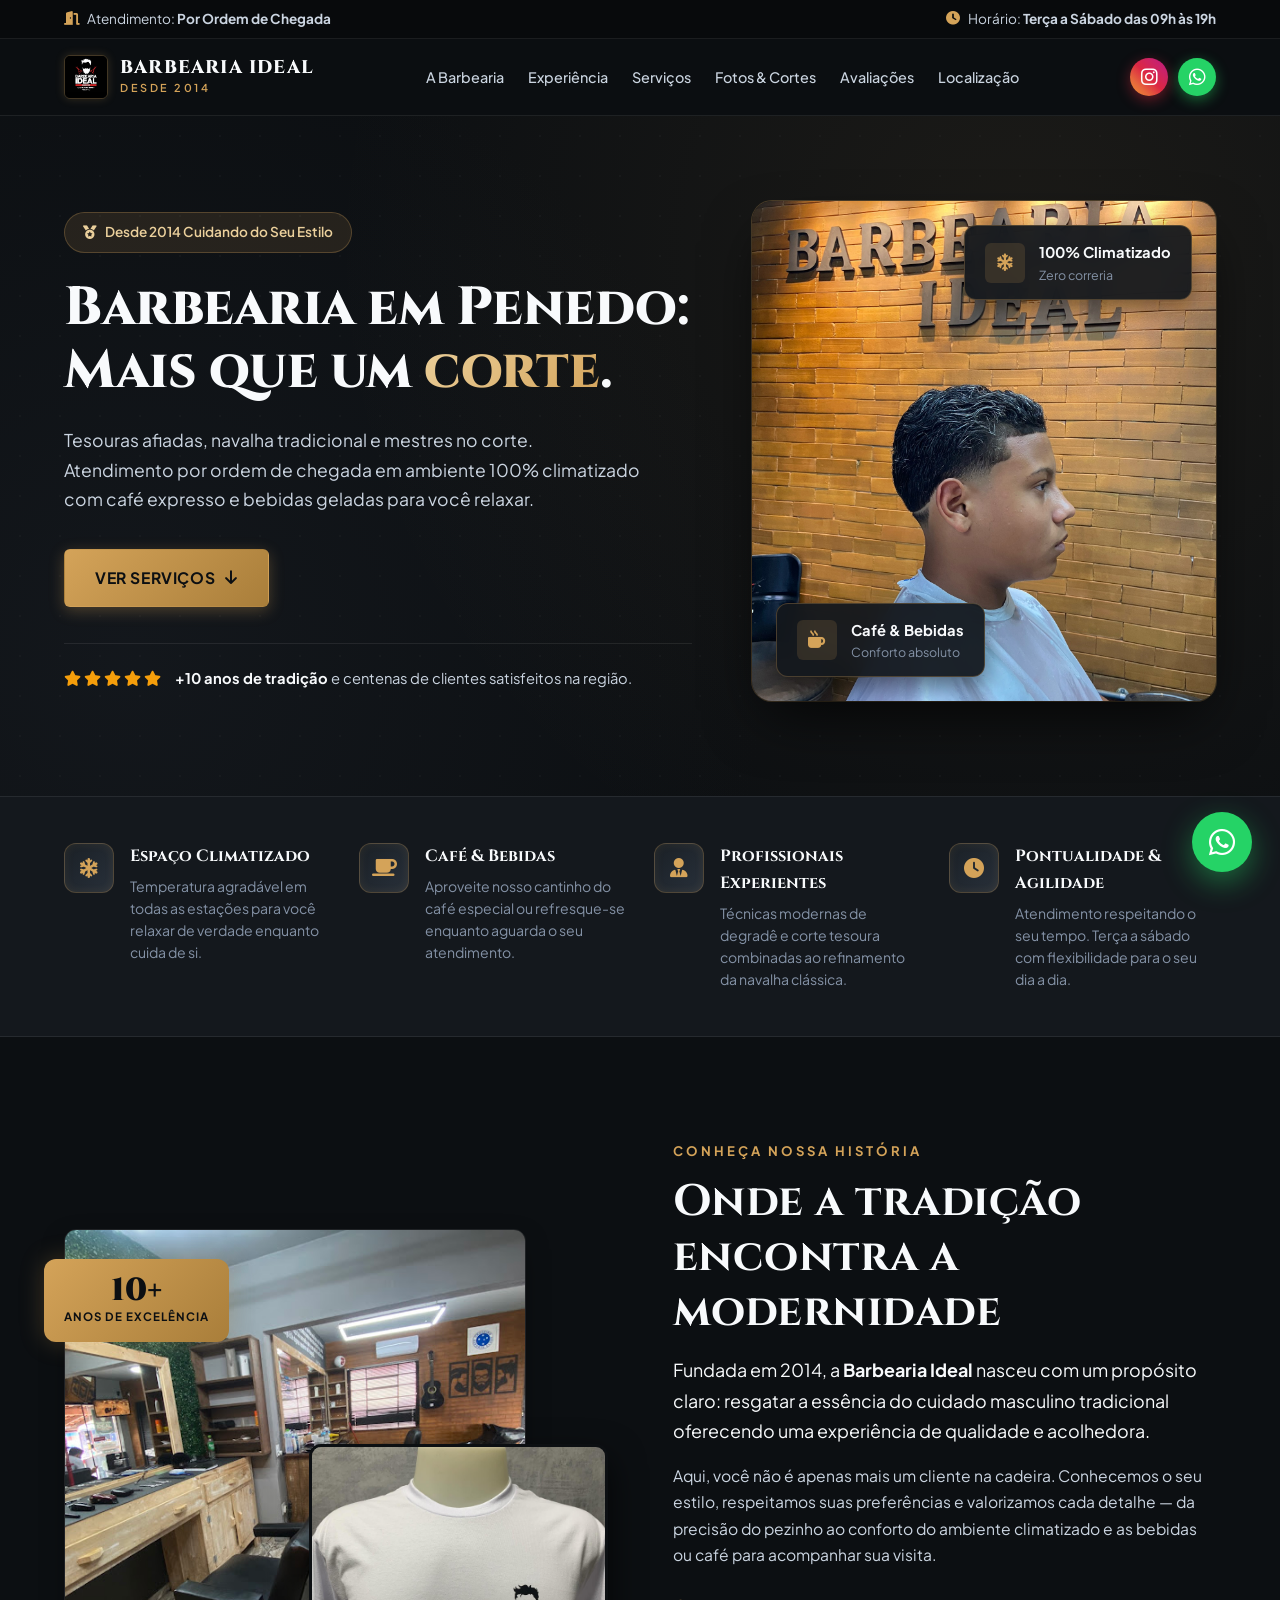
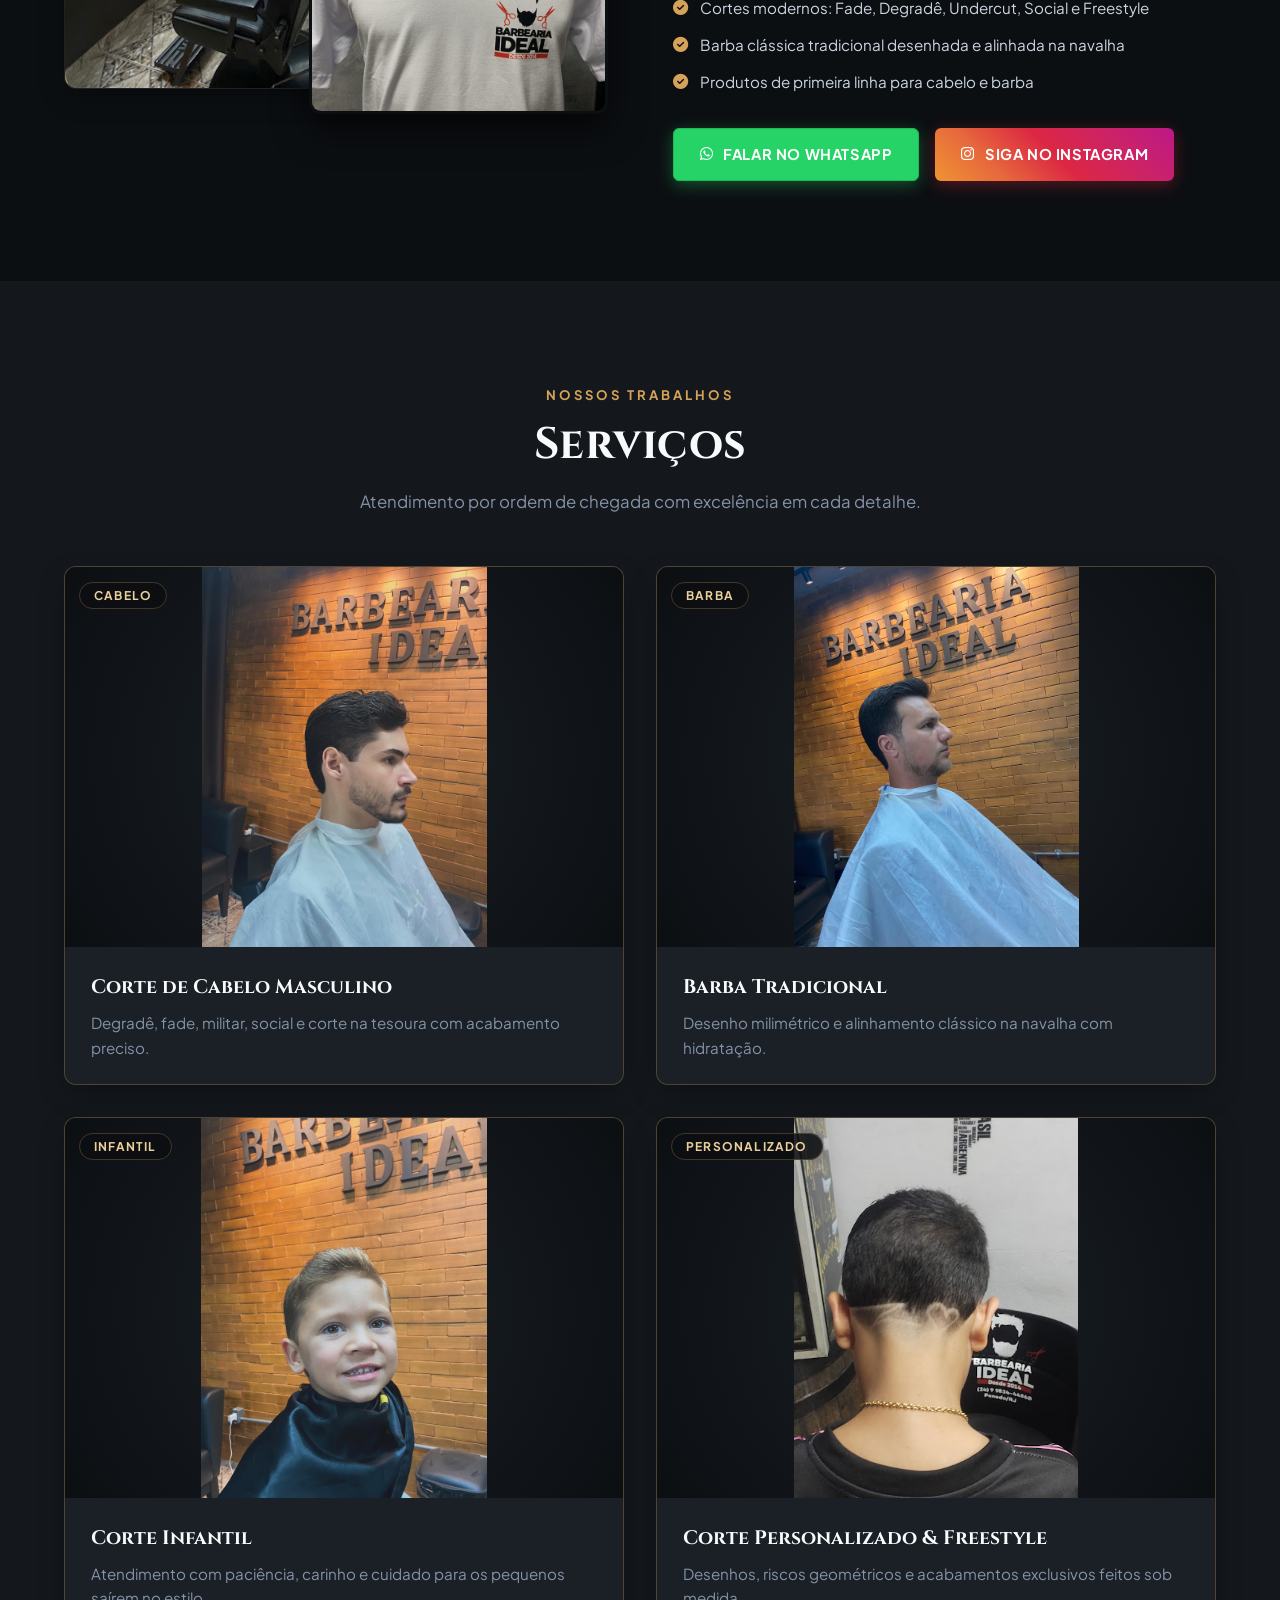
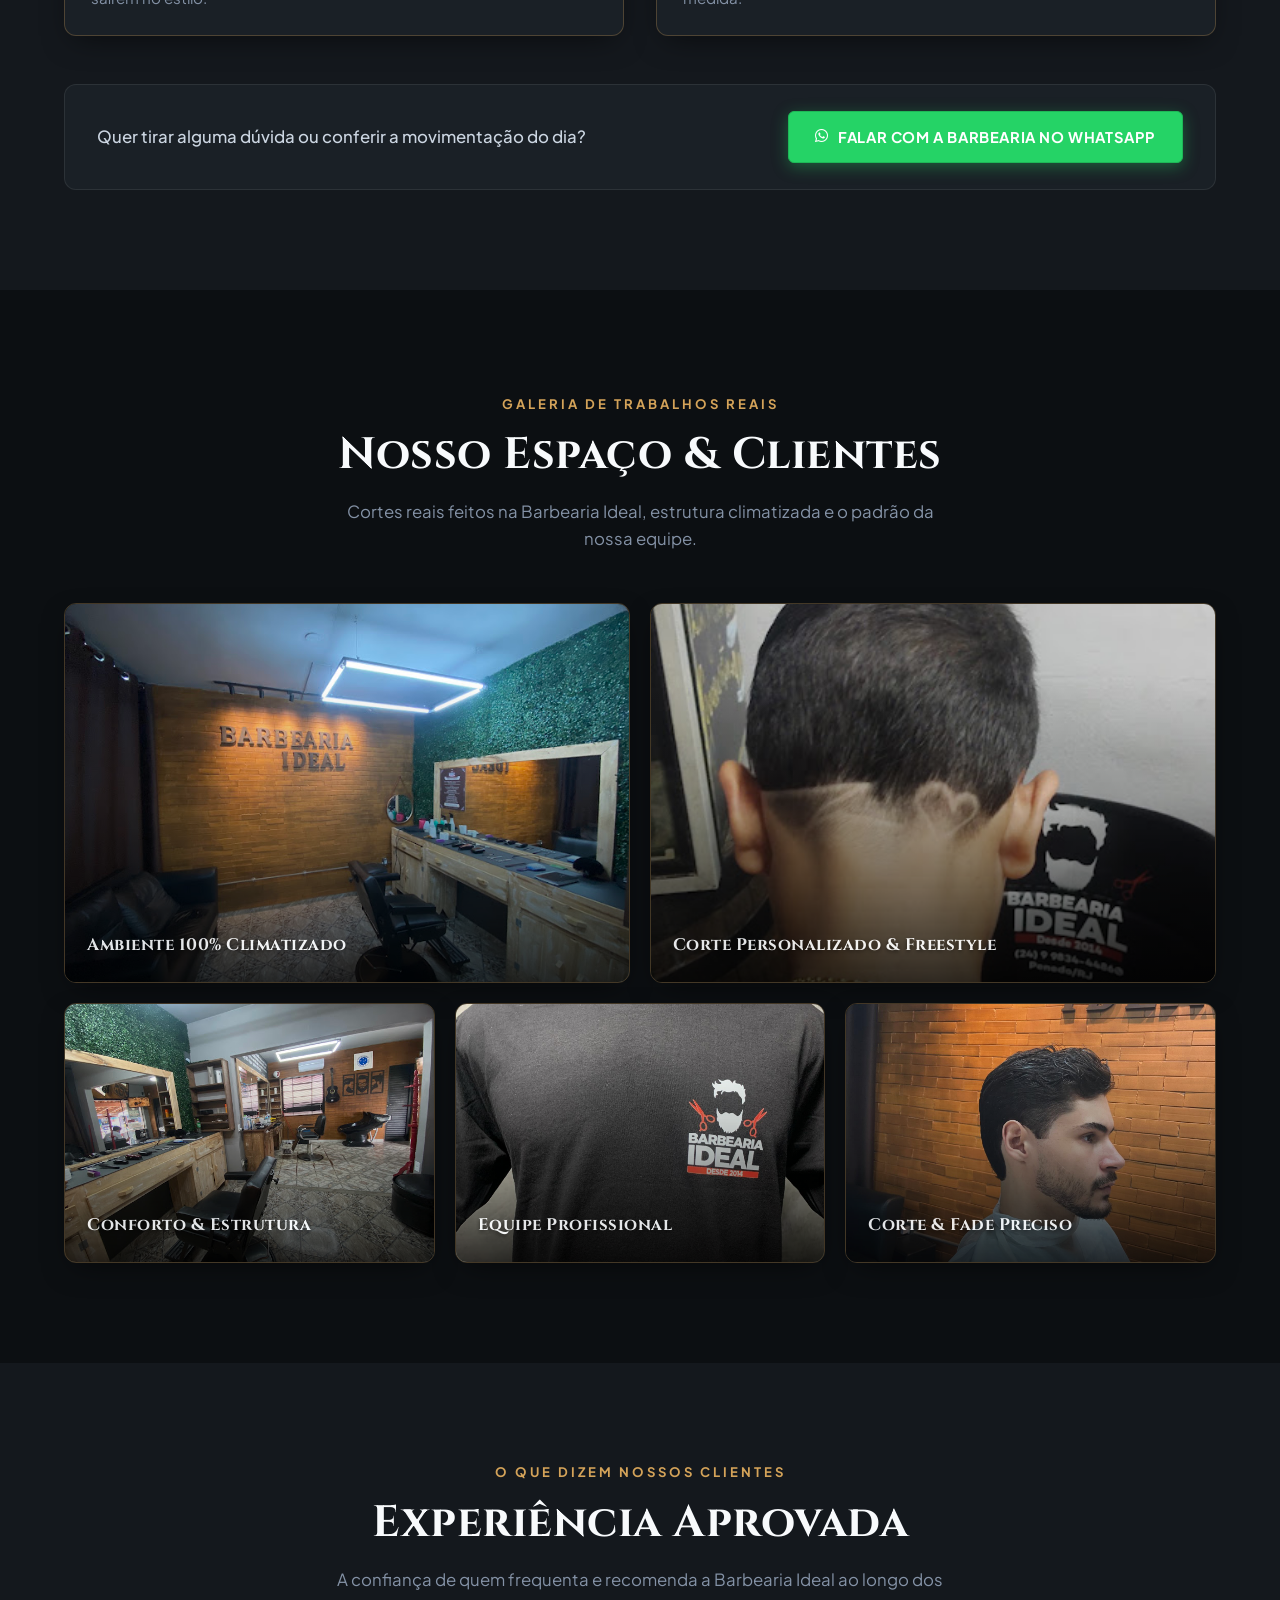
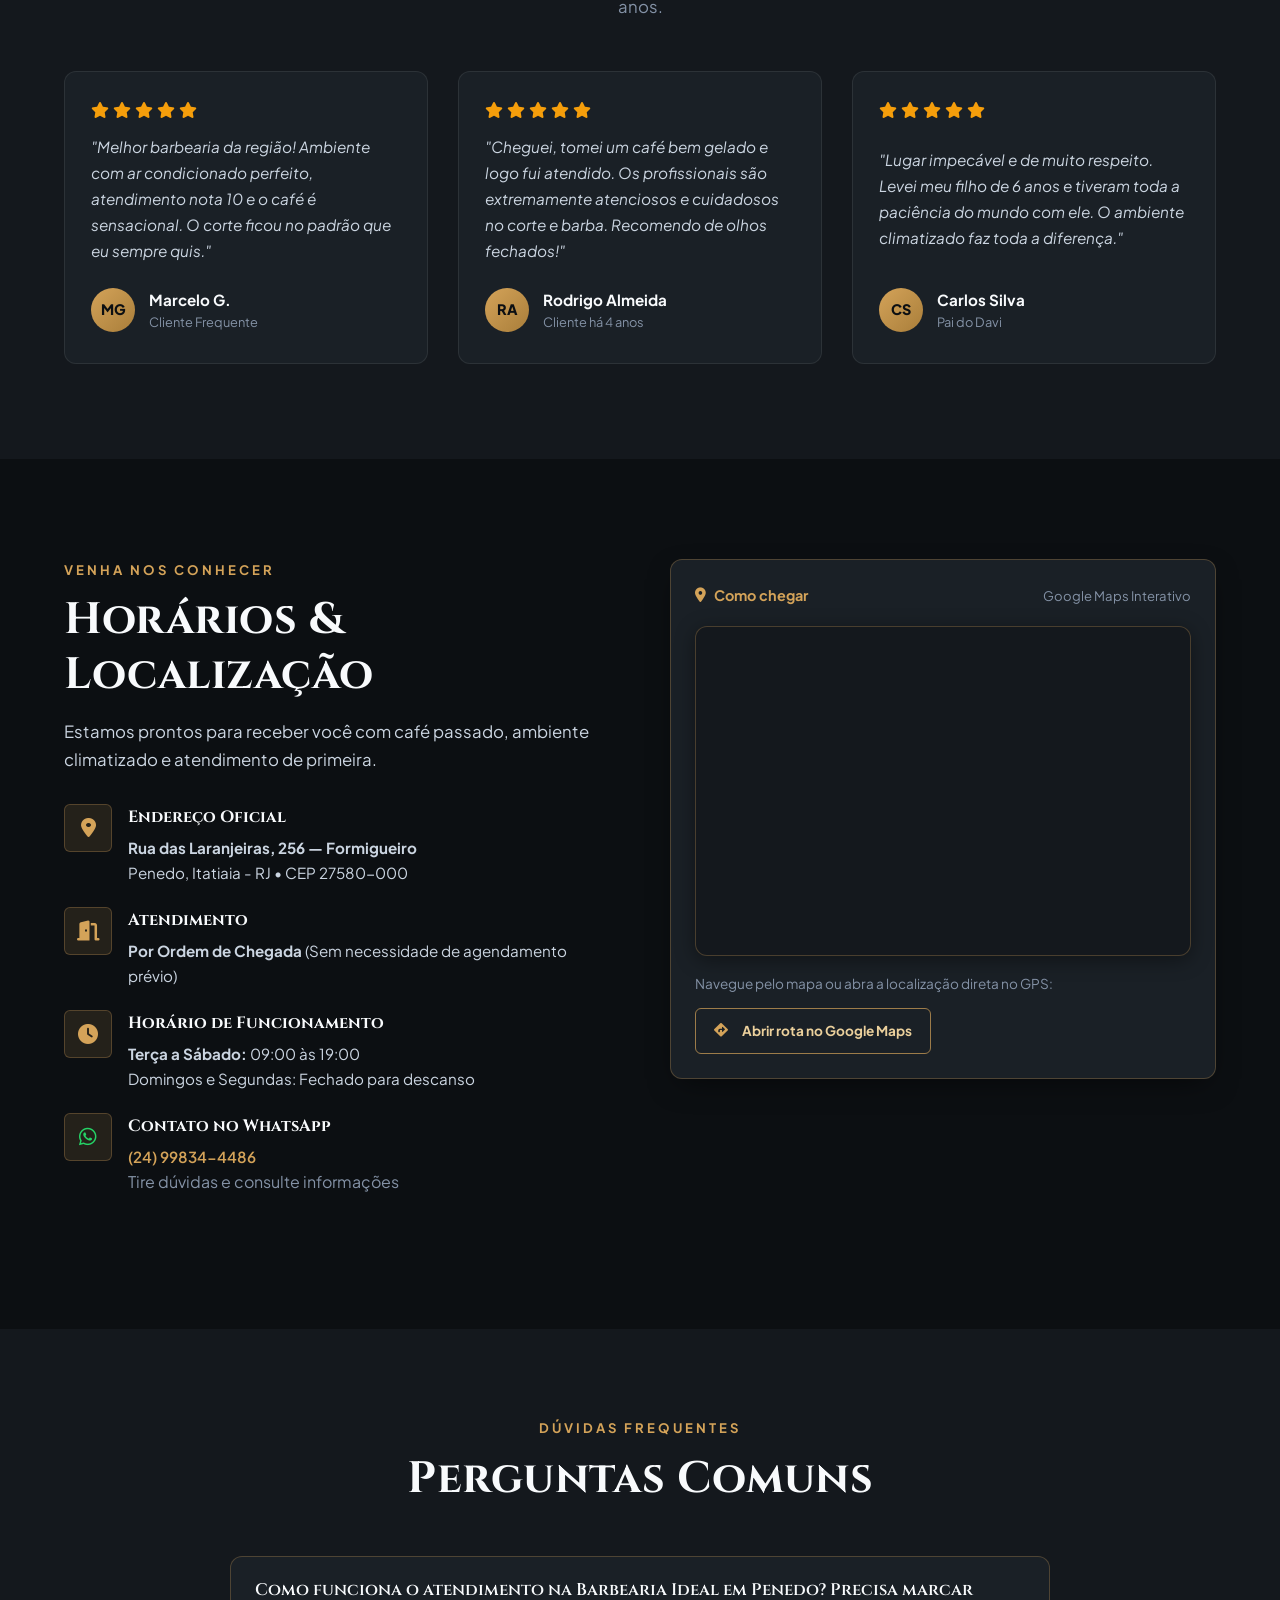
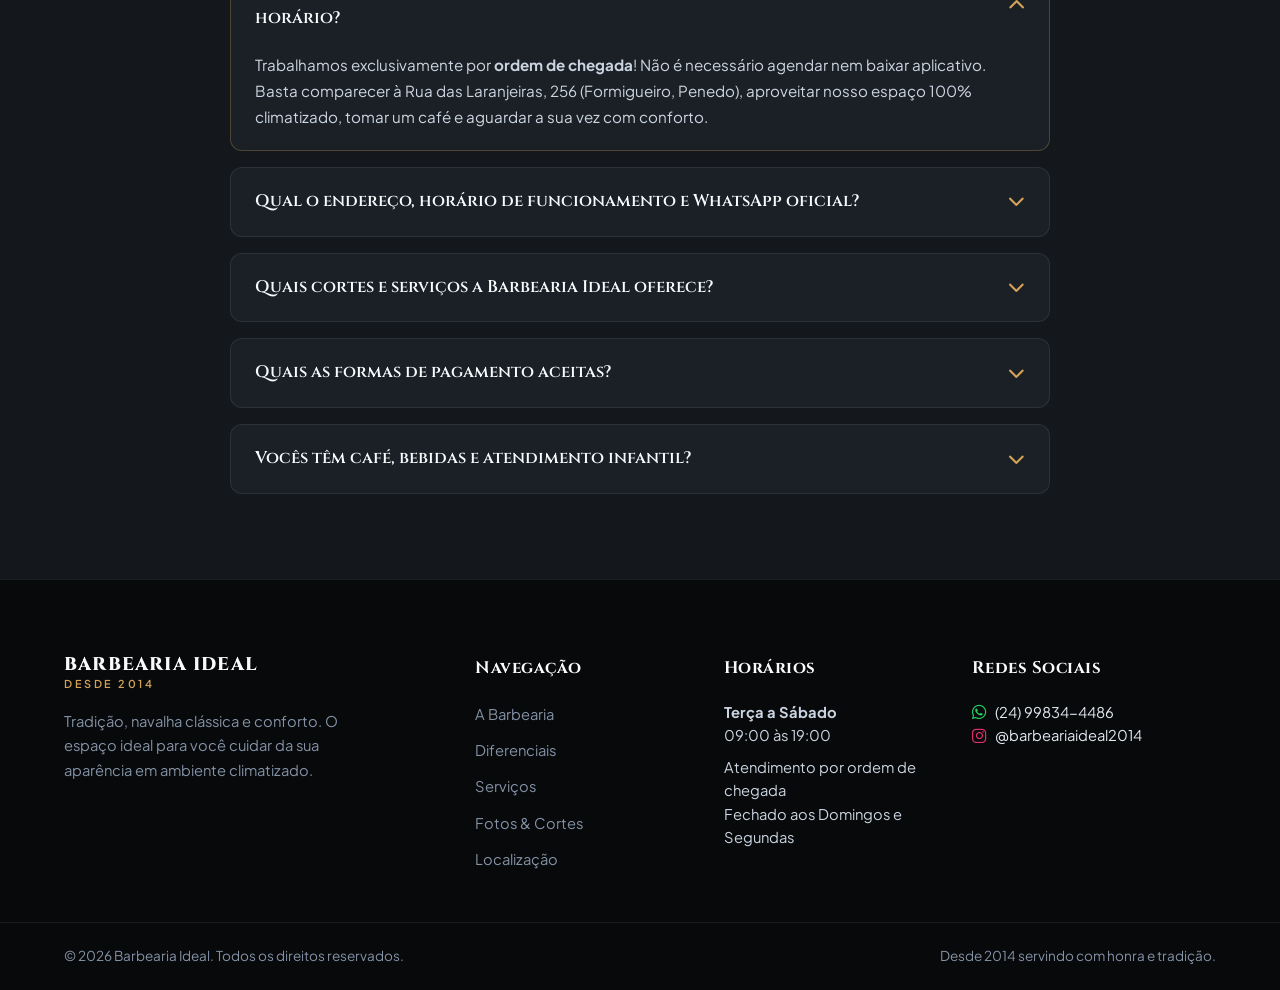
<file: index.html>
<!DOCTYPE html>
<html lang="pt-BR">
<head>
  <meta charset="UTF-8">
  <meta name="viewport" content="width=device-width, initial-scale=1.0">
  <title>Barbearia Ideal em Penedo, RJ | Degradê & Ordem de Chegada</title>
  <meta name="description" content="Barbearia em Penedo (RJ) desde 2014. Corte degradê, barba na navalha e ar-condicionado. Atendimento sem agendamento por ordem de chegada. Venha conhecer!">
  <meta name="keywords" content="barbearia em penedo rj, barbearia itatiaia, corte degradê penedo, barba na navalha penedo, barbearia ordem de chegada penedo, barbearia ideal, sul fluminense">
  <link rel="canonical" href="https://www.barbeariaideal.com.br/">
  
  <!-- Open Graph -->
  <meta property="og:title" content="Barbearia Ideal em Penedo, RJ — Tradição, Estilo e Conforto">
  <meta property="og:description" content="Desde 2014 na Rua das Laranjeiras, 256 em Penedo. Ambiente climatizado, café selecionado, navalha afiada e atendimento por ordem de chegada!">
  <meta property="og:type" content="website">
  <meta property="og:url" content="https://www.instagram.com/barbeariaideal2014/">
  <meta property="og:image" content="assets/images/hero-real.jpg">

  <!-- GEO & Dados Estruturados (Schema.org BarberShop + FAQPage) -->
  <script type="application/ld+json">
  {
    "@context": "https://schema.org",
    "@graph": [
      {
        "@type": "BarberShop",
        "name": "Barbearia Ideal",
        "description": "Barbearia tradicional em Penedo (Itatiaia - RJ) desde 2014. Atendimento 100% por ordem de chegada em ambiente climatizado com café e bebidas geladas. Especializada em corte degradê (fade), barba na navalha, corte na tesoura e freestyle.",
        "url": "https://www.barbeariaideal.com.br",
        "telephone": "+55-24-99834-4486",
        "foundingDate": "2014",
        "priceRange": "$$",
        "address": {
          "@type": "PostalAddress",
          "streetAddress": "Rua das Laranjeiras, 256 - Formigueiro",
          "addressLocality": "Penedo, Itatiaia",
          "addressRegion": "RJ",
          "postalCode": "27580-000",
          "addressCountry": "BR"
        },
        "geo": {
          "@type": "GeoCoordinates",
          "latitude": -22.4447923,
          "longitude": -44.5227863
        },
        "openingHoursSpecification": [
          {
            "@type": "OpeningHoursSpecification",
            "dayOfWeek": ["Tuesday", "Wednesday", "Thursday", "Friday", "Saturday"],
            "opens": "09:00",
            "closes": "19:00"
          }
        ],
        "sameAs": [
          "https://www.instagram.com/barbeariaideal2014/"
        ],
        "areaServed": ["Penedo", "Itatiaia", "Resende"]
      },
      {
        "@type": "FAQPage",
        "mainEntity": [
          {
            "@type": "Question",
            "name": "Como funciona o atendimento na Barbearia Ideal em Penedo? Precisa agendar?",
            "acceptedAnswer": {
              "@type": "Answer",
              "text": "A Barbearia Ideal atende exclusivamente por ordem de chegada, sem necessidade de agendamento prévio ou aplicativo. Basta comparecer à Rua das Laranjeiras, 256, no bairro Formigueiro em Penedo (Itatiaia - RJ), aproveitar o ambiente 100% climatizado com café e aguardar a sua vez."
            }
          },
          {
            "@type": "Question",
            "name": "Qual o endereço, horário de funcionamento e WhatsApp oficial da Barbearia Ideal?",
            "acceptedAnswer": {
              "@type": "Answer",
              "text": "A Barbearia Ideal fica na Rua das Laranjeiras, 256 - Formigueiro, Penedo, Itatiaia - RJ (CEP 27580-000). Funciona de terça-feira a sábado, das 09:00 às 19:00. O WhatsApp oficial é (24) 99834-4486."
            }
          },
          {
            "@type": "Question",
            "name": "Quais cortes e serviços a Barbearia Ideal oferece?",
            "acceptedAnswer": {
              "@type": "Answer",
              "text": "Realizamos corte masculino degradê (fade), corte tradicional na tesoura, barba tradicional na navalha, combo corte e barba, acabamento, pezinho e corte personalizado freestyle."
            }
          },
          {
            "@type": "Question",
            "name": "Quais as formas de pagamento aceitas?",
            "acceptedAnswer": {
              "@type": "Answer",
              "text": "Aceitamos Pix, cartões de débito, crédito e dinheiro em espécie."
            }
          },
          {
            "@type": "Question",
            "name": "Vocês têm café, bebidas e atendimento infantil?",
            "acceptedAnswer": {
              "@type": "Answer",
              "text": "Sim! Contamos com cantinho de café e bebidas geladas disponíveis no local (com custo à parte) e temos experiência no atendimento infantil com tranquilidade e paciência."
            }
          }
        ]
      }
    ]
  }
  </script>
  
  <link rel="icon" type="image/jpeg" href="assets/images/logo-perfil.jpg">

  <!-- Google Fonts -->
  <link rel="preconnect" href="https://fonts.googleapis.com">
  <link rel="preconnect" href="https://fonts.gstatic.com" crossorigin>
  <link href="https://fonts.googleapis.com/css2?family=Cinzel:wght@600;700;800;900&family=Plus+Jakarta+Sans:wght@300;400;500;600;700&display=swap" rel="stylesheet">
  
  <!-- Font Awesome Icons -->
  <link rel="stylesheet" href="https://cdnjs.cloudflare.com/ajax/libs/font-awesome/6.5.1/css/all.min.css">
  
  <!-- Stylesheet -->
  <link rel="stylesheet" href="styles.css?v=6">
  <style>
    *, *::before, *::after, a, a *, span, strong, em, button, p {
      text-decoration: none !important;
      text-decoration-line: none !important;
    }
  </style>
</head>
<body>

  <!-- Top Announcement Bar -->
  <aside class="top-bar">
    <div class="container top-bar-content">
      <div class="top-item">
        <i class="fa-solid fa-door-open"></i>
        <span>Atendimento: <strong>Por Ordem de Chegada</strong></span>
      </div>
      <div class="top-item">
        <i class="fa-solid fa-clock"></i>
        <span>Horário: <strong>Terça a Sábado das 09h às 19h</strong></span>
      </div>
    </div>
  </aside>

  <!-- Navbar -->
  <header class="header" id="navbar">
    <div class="container nav-container">
      <a href="#hero" class="brand-logo">
        <img src="assets/images/logo-perfil.jpg" alt="Logo Barbearia Ideal" class="logo-avatar" onerror="this.style.display='none'">
        <div class="logo-text">
          <span class="brand-name">BARBEARIA IDEAL</span>
          <span class="brand-est">DESDE 2014</span>
        </div>
      </a>

      <nav class="nav-menu" id="navMenu">
        <ul class="nav-links">
          <li><a href="#sobre" class="nav-link">A Barbearia</a></li>
          <li><a href="#diferenciais" class="nav-link">Experiência</a></li>
          <li><a href="#servicos" class="nav-link">Serviços</a></li>
          <li><a href="#galeria" class="nav-link">Fotos & Cortes</a></li>
          <li><a href="#depoimentos" class="nav-link">Avaliações</a></li>
          <li><a href="#contato" class="nav-link">Localização</a></li>
        </ul>
        <div class="nav-cta-mobile">
          <a href="https://wa.me/5524998344486?text=Ol%C3%A1%2C%20gostaria%20de%20informa%C3%A7%C3%B5es%20sobre%20a%20Barbearia%20Ideal!" target="_blank" rel="noopener" class="btn btn-whatsapp-solid btn-block">
            <i class="fa-brands fa-whatsapp icon-whatsapp-white"></i> Falar no WhatsApp
          </a>
        </div>
      </nav>

      <div class="nav-actions">
        <div class="nav-social-icons">
          <a href="https://www.instagram.com/barbeariaideal2014/" target="_blank" rel="noopener" class="nav-social-btn instagram" title="Instagram" aria-label="Instagram">
            <i class="fa-brands fa-instagram"></i>
          </a>
          <a href="https://wa.me/5524998344486?text=Ol%C3%A1%2C%20gostaria%20de%20informa%C3%A7%C3%B5es%20sobre%20a%20Barbearia%20Ideal!" target="_blank" rel="noopener" class="nav-social-btn whatsapp" title="WhatsApp" aria-label="WhatsApp">
            <i class="fa-brands fa-whatsapp"></i>
          </a>
        </div>
        <button class="mobile-toggle" id="mobileToggle" aria-label="Abrir menu de navegação">
          <span></span>
          <span></span>
          <span></span>
        </button>
      </div>
    </div>
  </header>

  <!-- Hero Section -->
  <section class="hero-section" id="hero">
    <div class="hero-backdrop"></div>
    <div class="container hero-container">
      <div class="hero-content">
        <div class="hero-badge">
          <i class="fa-solid fa-medal"></i> Desde 2014 Cuidando do Seu Estilo
        </div>
        <h1 class="hero-title">
          Barbearia em Penedo: <br>
          Mais que um <span class="highlight">corte</span>.
        </h1>
        <p class="hero-description">
          Tesouras afiadas, navalha tradicional e mestres no corte. Atendimento por ordem de chegada em ambiente 100% climatizado com café expresso e bebidas geladas para você relaxar.
        </p>

        <div class="hero-buttons">
          <a href="#servicos" class="btn btn-primary btn-lg">
            Ver Serviços <i class="fa-solid fa-arrow-down"></i>
          </a>
        </div>

        <div class="hero-trust">
          <div class="trust-stars">
            <i class="fa-solid fa-star"></i>
            <i class="fa-solid fa-star"></i>
            <i class="fa-solid fa-star"></i>
            <i class="fa-solid fa-star"></i>
            <i class="fa-solid fa-star"></i>
          </div>
          <span class="trust-text"><strong>+10 anos de tradição</strong> e centenas de clientes satisfeitos na região.</span>
        </div>
      </div>

      <div class="hero-visual">
        <div class="hero-image-card">
          <img src="assets/images/hero-real.jpg" alt="Barbearia Ideal — Cortes e Atendimento Real" class="hero-img" loading="eager">
          <div class="hero-card-floating">
            <div class="floating-icon"><i class="fa-solid fa-mug-hot"></i></div>
            <div class="floating-info">
              <strong>Café & Bebidas</strong>
              <span>Conforto absoluto</span>
            </div>
          </div>
          <div class="hero-card-floating second">
            <div class="floating-icon"><i class="fa-solid fa-snowflake"></i></div>
            <div class="floating-info">
              <strong>100% Climatizado</strong>
              <span>Zero correria</span>
            </div>
          </div>
        </div>
      </div>
    </div>
  </section>

  <!-- Diferenciais / Strip -->
  <section class="features-strip" id="diferenciais">
    <div class="container">
      <div class="features-grid">
        <div class="feature-card">
          <div class="feature-icon"><i class="fa-solid fa-snowflake"></i></div>
          <div class="feature-text">
            <h3>Espaço Climatizado</h3>
            <p>Temperatura agradável em todas as estações para você relaxar de verdade enquanto cuida de si.</p>
          </div>
        </div>

        <div class="feature-card">
          <div class="feature-icon"><i class="fa-solid fa-mug-saucer"></i></div>
          <div class="feature-text">
            <h3>Café & Bebidas</h3>
            <p>Aproveite nosso cantinho do café especial ou refresque-se enquanto aguarda o seu atendimento.</p>
          </div>
        </div>

        <div class="feature-card">
          <div class="feature-icon"><i class="fa-solid fa-user-tie"></i></div>
          <div class="feature-text">
            <h3>Profissionais Experientes</h3>
            <p>Técnicas modernas de degradê e corte tesoura combinadas ao refinamento da navalha clássica.</p>
          </div>
        </div>

        <div class="feature-card">
          <div class="feature-icon"><i class="fa-solid fa-clock"></i></div>
          <div class="feature-text">
            <h3>Pontualidade & Agilidade</h3>
            <p>Atendimento respeitando o seu tempo. Terça a sábado com flexibilidade para o seu dia a dia.</p>
          </div>
        </div>
      </div>
    </div>
  </section>

  <!-- Sobre Nós -->
  <section class="about-section" id="sobre">
    <div class="container about-grid">
      <div class="about-images">
        <div class="img-wrapper main-img">
          <img src="assets/images/ambiente-real-1.jpg" alt="Interior e Ambiente da Barbearia Ideal">
        </div>
        <div class="img-wrapper sub-img">
          <img src="assets/images/equipe-1.jpg" alt="Equipe Barbearia Ideal Uniformizada">
        </div>
        <div class="about-badge">
          <span class="badge-number">10+</span>
          <span class="badge-label">Anos de Excelência</span>
        </div>
      </div>

      <div class="about-content">
        <span class="section-subtitle">CONHEÇA NOSSA HISTÓRIA</span>
        <h2 class="section-title">Onde a tradição encontra a modernidade</h2>
        <p class="about-lead">
          Fundada em 2014, a <strong>Barbearia Ideal</strong> nasceu com um propósito claro: resgatar a essência do cuidado masculino tradicional oferecendo uma experiência de qualidade e acolhedora.
        </p>
        <p class="about-body">
          Aqui, você não é apenas mais um cliente na cadeira. Conhecemos o seu estilo, respeitamos suas preferências e valorizamos cada detalhe — da precisão do pezinho ao conforto do ambiente climatizado e as bebidas ou café para acompanhar sua visita.
        </p>

        <div class="about-highlights">
          <div class="hl-item">
            <i class="fa-solid fa-circle-check"></i>
            <span>Cortes modernos: Fade, Degradê, Undercut, Social e Freestyle</span>
          </div>
          <div class="hl-item">
            <i class="fa-solid fa-circle-check"></i>
            <span>Barba clássica tradicional desenhada e alinhada na navalha</span>
          </div>
          <div class="hl-item">
            <i class="fa-solid fa-circle-check"></i>
            <span>Produtos de primeira linha para cabelo e barba</span>
          </div>
        </div>

        <div class="about-action">
          <a href="https://wa.me/5524998344486?text=Ol%C3%A1%2C%20gostaria%20de%20informa%C3%A7%C3%B5es%20sobre%20a%20Barbearia%20Ideal!" target="_blank" rel="noopener" class="btn btn-whatsapp-solid">
            <i class="fa-brands fa-whatsapp icon-whatsapp-white"></i> Falar no WhatsApp
          </a>
          <a href="https://www.instagram.com/barbeariaideal2014/" target="_blank" rel="noopener" class="btn btn-instagram">
            <i class="fa-brands fa-instagram"></i> Siga no Instagram
          </a>
        </div>
      </div>
    </div>
  </section>

  <!-- Serviços — NOVO LAYOUT: 2 COLUNAS VISUAIS -->
  <section class="services-section" id="servicos">
    <div class="container">
      <div class="section-header text-center">
        <span class="section-subtitle">NOSSOS TRABALHOS</span>
        <h2 class="section-title">Serviços</h2>
        <p class="section-desc">Atendimento por ordem de chegada com excelência em cada detalhe.</p>
      </div>

      <div class="services-two-cols">
        <!-- Serviço 1: Corte -->
        <div class="service-media-card">
          <div class="service-media-thumb">
            <img src="assets/images/corte-1.jpg" alt="Corte Masculino" loading="lazy">
            <div class="service-media-overlay">
              <span class="service-tag">Cabelo</span>
            </div>
          </div>
          <div class="service-media-body">
            <h3>Corte de Cabelo Masculino</h3>
            <p>Degradê, fade, militar, social e corte na tesoura com acabamento preciso.</p>
          </div>
        </div>

        <!-- Serviço 2: Barba -->
        <div class="service-media-card">
          <div class="service-media-thumb">
            <img src="assets/images/corte-2.jpg" alt="Barba Tradicional" loading="lazy">
            <div class="service-media-overlay">
              <span class="service-tag">Barba</span>
            </div>
          </div>
          <div class="service-media-body">
            <h3>Barba Tradicional</h3>
            <p>Desenho milimétrico e alinhamento clássico na navalha com hidratação.</p>
          </div>
        </div>

        <!-- Serviço 3: Corte Infantil -->
        <div class="service-media-card">
          <div class="service-media-thumb">
            <img src="assets/images/corte-3.jpg" alt="Corte Infantil na Barbearia Ideal em Penedo" loading="lazy">
            <div class="service-media-overlay">
              <span class="service-tag">Infantil</span>
            </div>
          </div>
          <div class="service-media-body">
            <h3>Corte Infantil</h3>
            <p>Atendimento com paciência, carinho e cuidado para os pequenos saírem no estilo.</p>
          </div>
        </div>

        <!-- Serviço 4: Corte Personalizado -->
        <div class="service-media-card">
          <div class="service-media-thumb">
            <img src="assets/images/corte-personalizado.jpg" alt="Corte Personalizado e Freestyle" loading="lazy">
            <div class="service-media-overlay">
              <span class="service-tag">Personalizado</span>
            </div>
          </div>
          <div class="service-media-body">
            <h3>Corte Personalizado & Freestyle</h3>
            <p>Desenhos, riscos geométricos e acabamentos exclusivos feitos sob medida.</p>
          </div>
        </div>
      </div>

      <div class="services-cta-bottom">
        <p>Quer tirar alguma dúvida ou conferir a movimentação do dia?</p>
        <a href="https://wa.me/5524998344486?text=Ol%C3%A1%2C%20gostaria%20de%20informa%C3%A7%C3%B5es%20sobre%20o%20atendimento%20hoje!" target="_blank" rel="noopener" class="btn btn-whatsapp-solid">
          <i class="fa-brands fa-whatsapp icon-whatsapp-white"></i> Falar com a Barbearia no WhatsApp
        </a>
      </div>
    </div>
  </section>

  <!-- Galeria de Fotos & Trabalhos Reais -->
  <section class="gallery-section" id="galeria">
    <div class="container">
      <div class="section-header text-center">
        <span class="section-subtitle">GALERIA DE TRABALHOS REAIS</span>
        <h2 class="section-title">Nosso Espaço & Clientes</h2>
        <p class="section-desc">Cortes reais feitos na Barbearia Ideal, estrutura climatizada e o padrão da nossa equipe.</p>
      </div>

      <div class="gallery-grid">
        <!-- 2 Imagens Maiores na Parte de Cima -->
        <div class="gallery-item gallery-top">
          <img src="assets/images/ambiente-real-2.jpg" alt="Ambiente da Barbearia Ideal" loading="lazy">
          <div class="gallery-overlay">
            <span>Ambiente 100% Climatizado</span>
          </div>
        </div>
        <div class="gallery-item gallery-top">
          <img src="assets/images/corte-personalizado.jpg" alt="Corte Personalizado Freestyle" loading="lazy">
          <div class="gallery-overlay">
            <span>Corte Personalizado & Freestyle</span>
          </div>
        </div>

        <!-- 3 Imagens Menores Embaixo Alinhadas -->
        <div class="gallery-item gallery-bottom">
          <img src="assets/images/ambiente-real-1.jpg" alt="Estrutura e Poltronas" loading="lazy">
          <div class="gallery-overlay">
            <span>Conforto & Estrutura</span>
          </div>
        </div>
        <div class="gallery-item gallery-bottom">
          <img src="assets/images/equipe-2.jpg" alt="Equipe Barbearia Ideal" loading="lazy">
          <div class="gallery-overlay">
            <span>Equipe Profissional</span>
          </div>
        </div>
        <div class="gallery-item gallery-bottom">
          <img src="assets/images/corte-1.jpg" alt="Degradê e Fade na Barbearia Ideal" loading="lazy">
          <div class="gallery-overlay">
            <span>Corte & Fade Preciso</span>
          </div>
        </div>
      </div>
    </div>
  </section>

  <!-- Avaliações & Prova Social -->
  <section class="reviews-section" id="depoimentos">
    <div class="container">
      <div class="section-header text-center">
        <span class="section-subtitle">O QUE DIZEM NOSSOS CLIENTES</span>
        <h2 class="section-title">Experiência Aprovada</h2>
        <p class="section-desc">A confiança de quem frequenta e recomenda a Barbearia Ideal ao longo dos anos.</p>
      </div>

      <div class="reviews-grid">
        <div class="review-card">
          <div class="review-stars">
            <i class="fa-solid fa-star"></i><i class="fa-solid fa-star"></i><i class="fa-solid fa-star"></i><i class="fa-solid fa-star"></i><i class="fa-solid fa-star"></i>
          </div>
          <p class="review-text">"Melhor barbearia da região! Ambiente com ar condicionado perfeito, atendimento nota 10 e o café é sensacional. O corte ficou no padrão que eu sempre quis."</p>
          <div class="reviewer">
            <div class="reviewer-avatar">MG</div>
            <div class="reviewer-info">
              <strong>Marcelo G.</strong>
              <span>Cliente Frequente</span>
            </div>
          </div>
        </div>

        <div class="review-card">
          <div class="review-stars">
            <i class="fa-solid fa-star"></i><i class="fa-solid fa-star"></i><i class="fa-solid fa-star"></i><i class="fa-solid fa-star"></i><i class="fa-solid fa-star"></i>
          </div>
          <p class="review-text">"Cheguei, tomei um café bem gelado e logo fui atendido. Os profissionais são extremamente atenciosos e cuidadosos no corte e barba. Recomendo de olhos fechados!"</p>
          <div class="reviewer">
            <div class="reviewer-avatar">RA</div>
            <div class="reviewer-info">
              <strong>Rodrigo Almeida</strong>
              <span>Cliente há 4 anos</span>
            </div>
          </div>
        </div>

        <div class="review-card">
          <div class="review-stars">
            <i class="fa-solid fa-star"></i><i class="fa-solid fa-star"></i><i class="fa-solid fa-star"></i><i class="fa-solid fa-star"></i><i class="fa-solid fa-star"></i>
          </div>
          <p class="review-text">"Lugar impecável e de muito respeito. Levei meu filho de 6 anos e tiveram toda a paciência do mundo com ele. O ambiente climatizado faz toda a diferença."</p>
          <div class="reviewer">
            <div class="reviewer-avatar">CS</div>
            <div class="reviewer-info">
              <strong>Carlos Silva</strong>
              <span>Pai do Davi</span>
            </div>
          </div>
        </div>
      </div>
    </div>
  </section>

  <!-- Localização, Horários e Contato -->
  <section class="contact-section" id="contato">
    <div class="container contact-grid">
      <div class="contact-info-panel">
        <span class="section-subtitle">VENHA NOS CONHECER</span>
        <h2 class="section-title">Horários & Localização</h2>
        <p class="contact-desc">
          Estamos prontos para receber você com café passado, ambiente climatizado e atendimento de primeira.
        </p>

        <div class="info-blocks">
          <div class="info-item">
            <div class="info-icon"><i class="fa-solid fa-location-dot"></i></div>
            <div class="info-details">
              <h4>Endereço Oficial</h4>
              <p><strong>Rua das Laranjeiras, 256 — Formigueiro</strong></p>
              <p class="text-muted">Penedo, Itatiaia - RJ • CEP 27580-000</p>
            </div>
          </div>

          <div class="info-item">
            <div class="info-icon"><i class="fa-solid fa-door-open"></i></div>
            <div class="info-details">
              <h4>Atendimento</h4>
              <p><strong>Por Ordem de Chegada</strong> (Sem necessidade de agendamento prévio)</p>
            </div>
          </div>

          <div class="info-item">
            <div class="info-icon"><i class="fa-solid fa-clock"></i></div>
            <div class="info-details">
              <h4>Horário de Funcionamento</h4>
              <p><strong>Terça a Sábado:</strong> 09:00 às 19:00</p>
              <p class="text-muted">Domingos e Segundas: Fechado para descanso</p>
            </div>
          </div>

          <div class="info-item">
            <div class="info-icon"><i class="fa-brands fa-whatsapp icon-whatsapp"></i></div>
            <div class="info-details">
              <h4>Contato no WhatsApp</h4>
              <p><a href="https://api.whatsapp.com/send?phone=5524998344486&text=Ol%C3%A1%2C%20gostaria%20de%20informa%C3%A7%C3%B5es%20sobre%20a%20Barbearia%20Ideal!" target="_blank" rel="noopener">(24) 99834-4486</a></p>
              <span class="text-muted">Tire dúvidas e consulte informações</span>
            </div>
          </div>
        </div>
      </div>

      <div class="contact-map-panel">
        <div class="map-card">
          <div class="map-header">
            <div class="map-tag"><i class="fa-solid fa-location-dot" aria-hidden="true"></i> Como chegar</div>
            <span class="map-region">Google Maps Interativo</span>
          </div>
          <div class="map-frame-wrapper">
            <iframe 
              src="https://maps.google.com/maps?q=-22.4447923,-44.5227863&hl=pt-BR&z=17&output=embed" 
              width="100%" 
              height="100%" 
              style="border:0; width: 100%; height: 100%; min-height: 330px; border-radius: var(--radius-sm);" 
              allowfullscreen="" 
              loading="lazy" 
              referrerpolicy="no-referrer-when-downgrade"
              title="Localização da Barbearia Ideal no Google Maps">
            </iframe>
          </div>
          <div class="map-footer">
            <p>Navegue pelo mapa ou abra a localização direta no GPS:</p>
            <a class="map-route-link" href="https://maps.app.goo.gl/Y99ynTgvqZY4PNak6" target="_blank" rel="noopener noreferrer"><i class="fa-solid fa-diamond-turn-right" aria-hidden="true"></i> Abrir rota no Google Maps</a>
          </div>
        </div>
      </div>
    </div>
  </section>

  <!-- FAQ Rápido -->
  <section class="faq-section">
    <div class="container">
      <div class="section-header text-center">
        <span class="section-subtitle">DÚVIDAS FREQUENTES</span>
        <h2 class="section-title">Perguntas Comuns</h2>
      </div>

      <div class="faq-accordion">
        <details class="faq-item" open>
          <summary class="faq-question">
            <span>Como funciona o atendimento na Barbearia Ideal em Penedo? Precisa marcar horário?</span>
            <i class="fa-solid fa-chevron-down"></i>
          </summary>
          <div class="faq-answer">
            <p>Trabalhamos exclusivamente por <strong>ordem de chegada</strong>! Não é necessário agendar nem baixar aplicativo. Basta comparecer à Rua das Laranjeiras, 256 (Formigueiro, Penedo), aproveitar nosso espaço 100% climatizado, tomar um café e aguardar a sua vez com conforto.</p>
          </div>
        </details>

        <details class="faq-item">
          <summary class="faq-question">
            <span>Qual o endereço, horário de funcionamento e WhatsApp oficial?</span>
            <i class="fa-solid fa-chevron-down"></i>
          </summary>
          <div class="faq-answer">
            <p>Estamos localizados na <strong>Rua das Laranjeiras, 256 — Bairro Formigueiro, Penedo, Itatiaia - RJ</strong> (CEP 27580-000). Funcionamos de <strong>terça a sábado, das 09:00 às 19:00</strong>. Nosso WhatsApp oficial é <strong>(24) 99834-4486</strong>.</p>
          </div>
        </details>

        <details class="faq-item">
          <summary class="faq-question">
            <span>Quais cortes e serviços a Barbearia Ideal oferece?</span>
            <i class="fa-solid fa-chevron-down"></i>
          </summary>
          <div class="faq-answer">
            <p>Realizamos <strong>corte masculino degradê (fade)</strong>, corte tradicional na tesoura, <strong>barba tradicional na navalha</strong>, combo corte + barba, acabamento, pezinho e corte personalizado (freestyle).</p>
          </div>
        </details>

        <details class="faq-item">
          <summary class="faq-question">
            <span>Quais as formas de pagamento aceitas?</span>
            <i class="fa-solid fa-chevron-down"></i>
          </summary>
          <div class="faq-answer">
            <p>Aceitamos Pix, cartões de débito, crédito e dinheiro em espécie.</p>
          </div>
        </details>

        <details class="faq-item">
          <summary class="faq-question">
            <span>Vocês têm café, bebidas e atendimento infantil?</span>
            <i class="fa-solid fa-chevron-down"></i>
          </summary>
          <div class="faq-answer">
            <p>Sim! Contamos com café e bebidas geladas disponíveis para consumo no local (com custo à parte), além de experiência no atendimento infantil com tranquilidade e paciência para que o corte do seu filho seja leve e tranquilo.</p>
          </div>
        </details>
      </div>
    </div>
  </section>

  <!-- Footer -->
  <footer class="footer">
    <div class="container footer-grid">
      <div class="footer-brand">
        <div class="logo-text">
          <span class="brand-name">BARBEARIA IDEAL</span>
          <span class="brand-est">DESDE 2014</span>
        </div>
        <p class="footer-desc">
          Tradição, navalha clássica e conforto. O espaço ideal para você cuidar da sua aparência em ambiente climatizado.
        </p>
      </div>

      <div class="footer-col">
        <h4>Navegação</h4>
        <ul>
          <li><a href="#sobre">A Barbearia</a></li>
          <li><a href="#diferenciais">Diferenciais</a></li>
          <li><a href="#servicos">Serviços</a></li>
          <li><a href="#galeria">Fotos & Cortes</a></li>
          <li><a href="#contato">Localização</a></li>
        </ul>
      </div>

      <div class="footer-col">
        <h4>Horários</h4>
        <p><strong>Terça a Sábado</strong></p>
        <p>09:00 às 19:00</p>
        <p class="text-muted mt-2">Atendimento por ordem de chegada</p>
        <p class="text-muted">Fechado aos Domingos e Segundas</p>
      </div>

      <div class="footer-col">
        <h4>Redes Sociais</h4>
        <p><a href="https://wa.me/5524998344486?text=Ol%C3%A1%2C%20gostaria%20de%20informa%C3%A7%C3%B5es%20sobre%20a%20Barbearia%20Ideal!" target="_blank" rel="noopener"><i class="fa-brands fa-whatsapp icon-whatsapp"></i> (24) 99834-4486</a></p>
        <p><a href="https://www.instagram.com/barbeariaideal2014/" target="_blank" rel="noopener"><i class="fa-brands fa-instagram icon-instagram"></i> @barbeariaideal2014</a></p>
      </div>
    </div>

    <div class="footer-bottom">
      <div class="container bottom-content">
        <p>&copy; 2026 Barbearia Ideal. Todos os direitos reservados.</p>
        <p>Desde 2014 servindo com honra e tradição.</p>
      </div>
    </div>
  </footer>

  <!-- Floating WhatsApp Button -->
  <a href="https://wa.me/5524998344486?text=Ol%C3%A1%2C%20gostaria%20de%20informa%C3%A7%C3%B5es%20sobre%20a%20Barbearia%20Ideal!" target="_blank" rel="noopener" class="floating-whatsapp" aria-label="Conversar no WhatsApp">
    <i class="fa-brands fa-whatsapp"></i>
  </a>

  <!-- JavaScript -->
  <script src="script.js"></script>
</body>
</html>
</file>
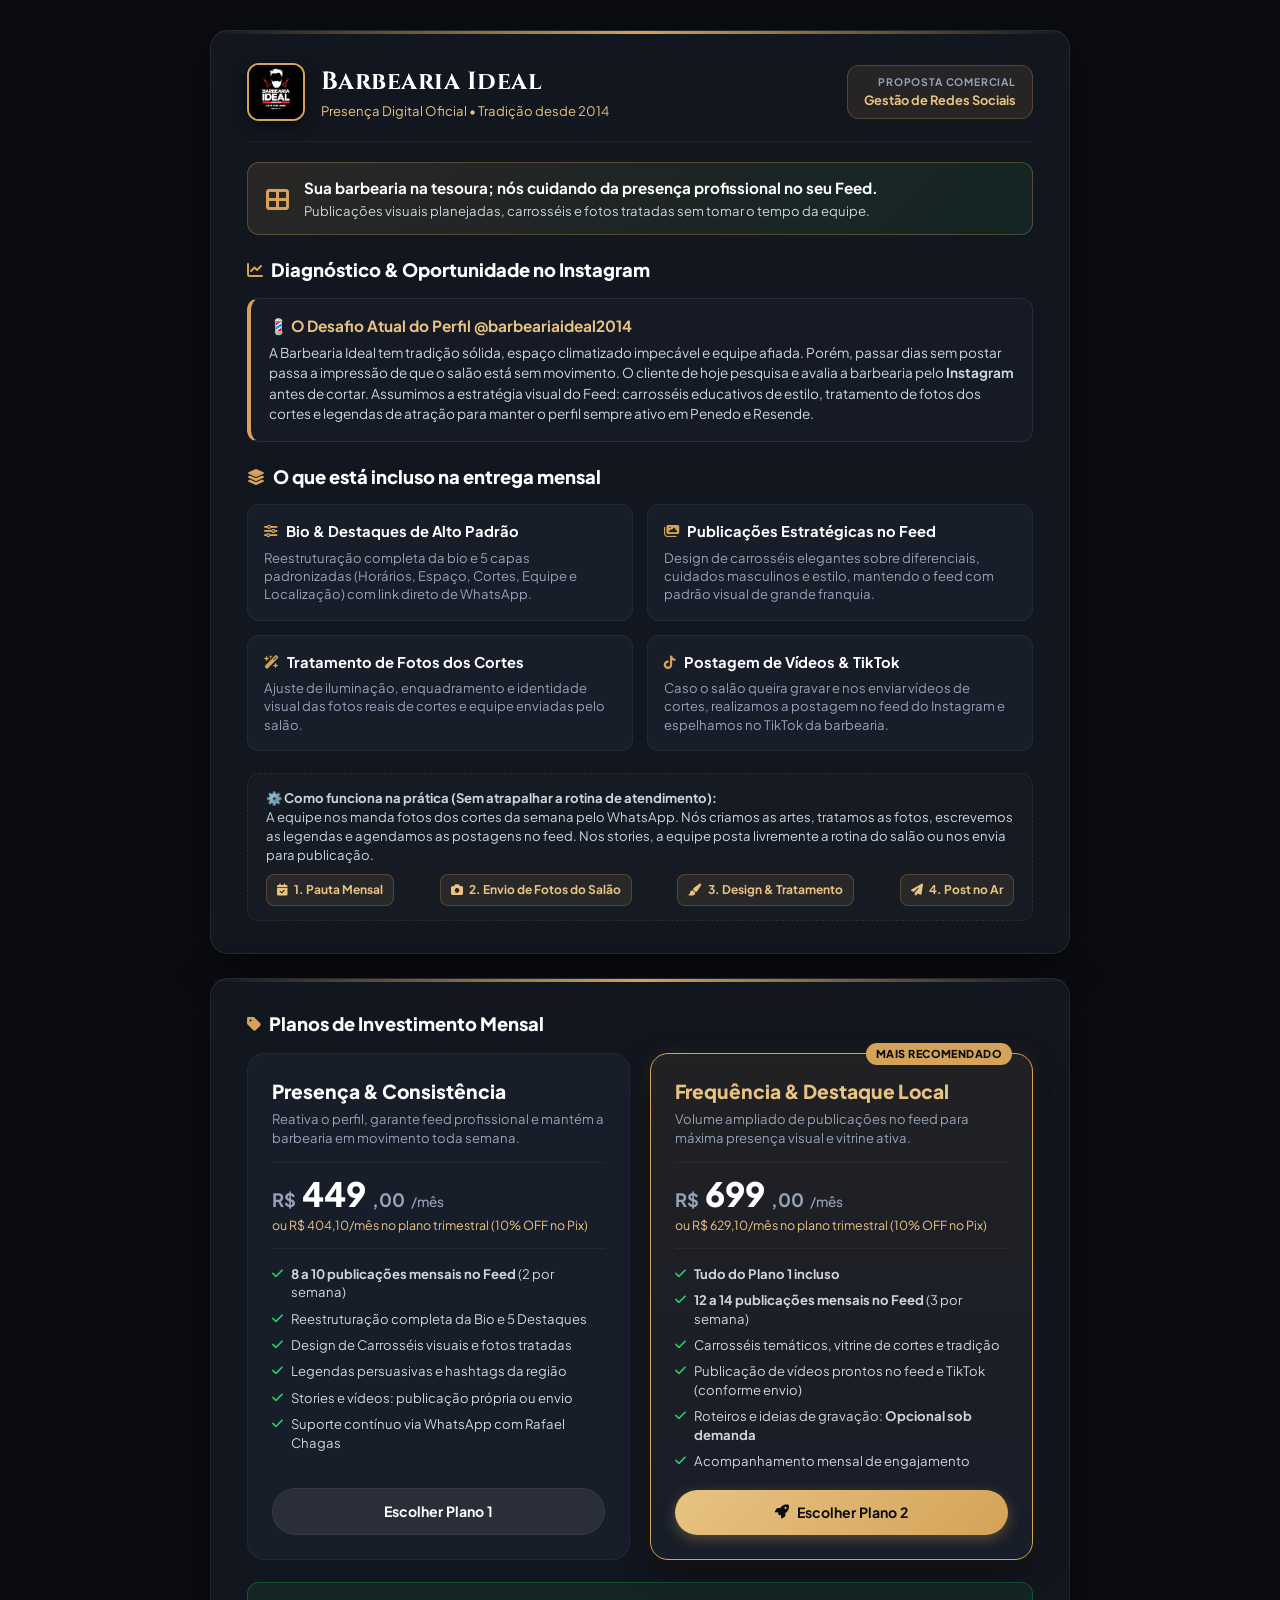
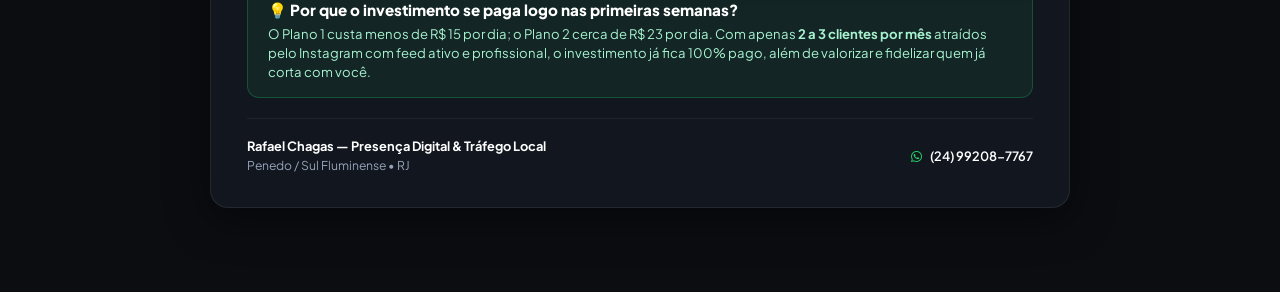
<file: propostas/proposta-redes-sociais.html>
<!DOCTYPE html>
<html lang="pt-BR">
<head>
  <meta charset="UTF-8">
  <meta name="viewport" content="width=device-width, initial-scale=1.0">
  <title>Proposta de Redes Sociais — Barbearia Ideal | MazyOS</title>
  <link rel="preconnect" href="https://fonts.googleapis.com">
  <link rel="preconnect" href="https://fonts.gstatic.com" crossorigin>
  <link href="https://fonts.googleapis.com/css2?family=Plus+Jakarta+Sans:wght@400;500;600;700;800&family=Cinzel:wght@600;700;800&display=swap" rel="stylesheet">
  <link rel="stylesheet" href="https://cdnjs.cloudflare.com/ajax/libs/font-awesome/6.5.1/css/all.min.css">

  <style>
    :root {
      --bg: #0b0d11;
      --card: #12161f;
      --card-highlight: #171d29;
      --border: rgba(255, 255, 255, 0.08);
      --border-subtle: rgba(255, 255, 255, 0.05);
      --gold: #d4a359;
      --gold-light: #e8c382;
      --green: #25d366;
      --green-dark: #128c7e;
      --text: #f8fafc;
      --text-muted: #94a3b8;
      --text-dim: #64748b;
      --radius-sm: 8px;
      --radius-md: 12px;
      --radius-lg: 18px;
    }

    * { box-sizing: border-box; margin: 0; padding: 0; }

    body {
      background-color: var(--bg);
      color: var(--text);
      font-family: 'Plus Jakarta Sans', sans-serif;
      line-height: 1.45;
      padding: 30px 16px 60px;
      -webkit-font-smoothing: antialiased;
    }

    .container {
      max-width: 860px;
      margin: 0 auto;
    }

    .page-sheet {
      background: var(--card);
      border: 1px solid var(--border);
      border-radius: var(--radius-lg);
      padding: 32px 36px;
      margin-bottom: 24px;
      box-shadow: 0 10px 40px rgba(0, 0, 0, 0.5);
      position: relative;
    }

    .page-sheet::before {
      content: '';
      position: absolute;
      top: 0;
      left: 0;
      right: 0;
      height: 3px;
      background: linear-gradient(90deg, transparent, var(--gold), transparent);
    }

    /* Header */
    .header {
      display: flex;
      justify-content: space-between;
      align-items: center;
      border-bottom: 1px solid var(--border-subtle);
      padding-bottom: 20px;
      margin-bottom: 20px;
      flex-wrap: wrap;
      gap: 16px;
    }

    .brand-meta {
      display: flex;
      align-items: center;
      gap: 16px;
    }

    .brand-logo-img {
      width: 58px;
      height: 58px;
      border-radius: var(--radius-md);
      object-fit: cover;
      border: 2px solid var(--gold);
      box-shadow: 0 4px 15px rgba(0, 0, 0, 0.5);
    }

    .brand-title h1 {
      font-family: 'Cinzel', serif;
      font-size: 1.55rem;
      font-weight: 700;
      color: #ffffff;
      letter-spacing: 0.02em;
    }

    .brand-title p {
      font-size: 0.82rem;
      color: var(--gold-light);
      margin-top: 2px;
    }

    .header-badge {
      text-align: right;
      background: rgba(212, 163, 89, 0.1);
      border: 1px solid rgba(212, 163, 89, 0.25);
      padding: 8px 16px;
      border-radius: var(--radius-md);
      font-size: 0.8rem;
      color: var(--gold-light);
    }

    .header-badge span {
      text-transform: uppercase;
      font-size: 0.65rem;
      letter-spacing: 0.08em;
      font-weight: 700;
      display: block;
      margin-bottom: 2px;
      color: var(--text-muted);
    }

    /* Highlight Banner */
    .highlight-strip {
      background: linear-gradient(135deg, rgba(212, 163, 89, 0.12), rgba(37, 211, 102, 0.08));
      border: 1px solid rgba(212, 163, 89, 0.3);
      border-radius: var(--radius-md);
      padding: 14px 18px;
      margin-bottom: 22px;
      display: flex;
      align-items: center;
      gap: 14px;
    }

    .highlight-strip i {
      font-size: 1.5rem;
      color: var(--gold);
      flex-shrink: 0;
    }

    .highlight-strip h4 {
      font-size: 0.95rem;
      font-weight: 700;
      color: #ffffff;
      margin-bottom: 2px;
    }

    .highlight-strip p {
      font-size: 0.82rem;
      color: #cbd5e1;
    }

    /* Section Styles */
    .section-title {
      font-size: 1.15rem;
      font-weight: 800;
      color: #ffffff;
      margin-bottom: 14px;
      display: flex;
      align-items: center;
      gap: 8px;
    }

    .section-title i {
      color: var(--gold);
      font-size: 1rem;
    }

    .alert-box {
      background: rgba(23, 29, 41, 0.7);
      border: 1px solid var(--border);
      border-left: 4px solid var(--gold);
      border-radius: var(--radius-md);
      padding: 16px 18px;
      margin-bottom: 22px;
    }

    .alert-box h3 {
      font-size: 0.96rem;
      color: var(--gold-light);
      margin-bottom: 6px;
      font-weight: 700;
    }

    .alert-box p {
      font-size: 0.85rem;
      color: #cbd5e1;
      line-height: 1.5;
    }

    /* Grids */
    .features-grid {
      display: grid;
      grid-template-columns: repeat(2, 1fr);
      gap: 14px;
      margin-bottom: 22px;
    }

    .feature-card {
      background: var(--card-highlight);
      border: 1px solid var(--border-subtle);
      border-radius: var(--radius-md);
      padding: 16px;
    }

    .feature-card h4 {
      font-size: 0.92rem;
      font-weight: 700;
      color: #ffffff;
      margin-bottom: 6px;
      display: flex;
      align-items: center;
      gap: 8px;
    }

    .feature-card h4 i {
      color: var(--gold);
      font-size: 0.85rem;
    }

    .feature-card p {
      font-size: 0.82rem;
      color: var(--text-muted);
      line-height: 1.4;
    }

    /* Workflow Box */
    .workflow-box {
      background: rgba(255, 255, 255, 0.02);
      border: 1px dashed var(--border);
      border-radius: var(--radius-md);
      padding: 14px 18px;
      font-size: 0.82rem;
      color: #cbd5e1;
      line-height: 1.45;
    }

    .workflow-steps {
      display: flex;
      justify-content: space-between;
      align-items: center;
      margin-top: 10px;
      flex-wrap: wrap;
      gap: 8px;
    }

    .workflow-step {
      background: rgba(212, 163, 89, 0.1);
      border: 1px solid rgba(212, 163, 89, 0.25);
      border-radius: var(--radius-sm);
      padding: 6px 10px;
      font-size: 0.75rem;
      font-weight: 700;
      color: var(--gold-light);
      display: inline-flex;
      align-items: center;
      gap: 6px;
    }

    /* Pricing Grid (Página 2) */
    .pricing-grid {
      display: grid;
      grid-template-columns: repeat(2, 1fr);
      gap: 20px;
      margin-bottom: 22px;
    }

    .plan-card {
      background: var(--card-highlight);
      border: 1px solid var(--border-subtle);
      border-radius: var(--radius-lg);
      padding: 24px;
      display: flex;
      flex-direction: column;
      justify-content: space-between;
      position: relative;
    }

    .plan-card.featured {
      border-color: var(--gold);
      background: linear-gradient(180deg, rgba(212, 163, 89, 0.08) 0%, var(--card-highlight) 100%);
      box-shadow: 0 10px 30px rgba(0, 0, 0, 0.5), 0 0 20px rgba(212, 163, 89, 0.12);
    }

    .plan-badge {
      position: absolute;
      top: -11px;
      right: 20px;
      background: var(--gold);
      color: #0b0d11;
      font-size: 0.68rem;
      font-weight: 800;
      text-transform: uppercase;
      padding: 3px 10px;
      border-radius: 999px;
      letter-spacing: 0.04em;
    }

    .plan-name {
      font-size: 1.2rem;
      font-weight: 800;
      color: #ffffff;
      margin-bottom: 4px;
    }

    .plan-desc {
      font-size: 0.82rem;
      color: var(--text-muted);
      margin-bottom: 14px;
      min-height: 38px;
      line-height: 1.4;
    }

    .plan-price-box {
      border-top: 1px solid var(--border-subtle);
      border-bottom: 1px solid var(--border-subtle);
      padding: 14px 0;
      margin-bottom: 16px;
    }

    .plan-price-val {
      font-size: 2.1rem;
      font-weight: 800;
      color: #ffffff;
      line-height: 1;
      display: flex;
      align-items: baseline;
      gap: 6px;
    }

    .plan-price-val span.curr {
      font-size: 1.15rem;
      font-weight: 700;
      color: #94a3b8;
    }

    .plan-price-val span.per {
      font-size: 0.85rem;
      font-weight: 500;
      color: var(--text-muted);
    }

    .plan-subtext-pay {
      font-size: 0.78rem;
      color: var(--gold-light);
      margin-top: 5px;
    }

    .plan-items {
      list-style: none;
      margin-bottom: 20px;
      display: flex;
      flex-direction: column;
      gap: 8px;
    }

    .plan-items li {
      font-size: 0.82rem;
      color: #d1d5db;
      display: flex;
      align-items: flex-start;
      gap: 8px;
      line-height: 1.4;
    }

    .plan-items li i {
      color: var(--green);
      margin-top: 3px;
      flex-shrink: 0;
      font-size: 0.78rem;
    }

    .btn-action {
      display: flex;
      align-items: center;
      justify-content: center;
      gap: 8px;
      padding: 12px 18px;
      border-radius: 999px;
      font-size: 0.88rem;
      font-weight: 700;
      text-align: center;
      text-decoration: none;
    }

    .btn-primary {
      background: linear-gradient(135deg, var(--gold-light), var(--gold));
      color: #0b0d11;
      box-shadow: 0 4px 14px rgba(212, 163, 89, 0.35);
    }

    .btn-secondary {
      background: rgba(255, 255, 255, 0.08);
      border: 1px solid var(--border-subtle);
      color: #ffffff;
    }

    /* ROI Banner */
    .roi-box {
      background: rgba(37, 211, 102, 0.08);
      border: 1px solid rgba(37, 211, 102, 0.25);
      border-radius: var(--radius-md);
      padding: 16px 20px;
      margin-bottom: 20px;
    }

    .roi-box h4 {
      font-size: 0.95rem;
      color: #ffffff;
      font-weight: 800;
      margin-bottom: 3px;
    }

    .roi-box p {
      font-size: 0.82rem;
      color: #a7f3d0;
      line-height: 1.45;
    }

    /* Footer */
    .proposal-footer {
      border-top: 1px solid var(--border-subtle);
      padding-top: 18px;
      display: flex;
      justify-content: space-between;
      align-items: center;
      font-size: 0.8rem;
      color: var(--text-muted);
      flex-wrap: wrap;
      gap: 12px;
    }

    .contact-item {
      display: flex;
      align-items: center;
      gap: 8px;
      color: #ffffff;
      font-weight: 600;
    }

    /* Print Setup */
    @media print {
      @page {
        size: A4 portrait;
        margin: 0 !important;
      }
      html, body {
        background-color: #0b0d11 !important;
        margin: 0 !important;
        padding: 0 !important;
        -webkit-print-color-adjust: exact !important;
        print-color-adjust: exact !important;
      }
      .container {
        max-width: 100% !important;
        width: 100% !important;
      }
      .page-sheet {
        width: 210mm !important;
        height: 297mm !important;
        max-height: 297mm !important;
        box-sizing: border-box !important;
        padding: 14mm 16mm !important;
        background: #0b0d11 !important;
        border: none !important;
        border-radius: 0 !important;
        box-shadow: none !important;
        position: relative !important;
        overflow: hidden !important;
        display: flex !important;
        flex-direction: column !important;
        justify-content: space-between !important;
        page-break-after: always !important;
        break-after: page !important;
        page-break-inside: avoid !important;
        break-inside: avoid !important;
      }
      .page-sheet:last-child {
        page-break-after: auto !important;
        break-after: auto !important;
      }
      .page-sheet::before {
        content: '';
        position: absolute;
        top: 0;
        left: 0;
        right: 0;
        height: 4px;
        background: linear-gradient(90deg, #d4a359, #e8c382, #d4a359);
      }
      .btn-primary, .btn-secondary {
        -webkit-print-color-adjust: exact !important;
        print-color-adjust: exact !important;
      }
    }
  </style>
</head>
<body>

  <div class="container">

    <!-- ==================== PÁGINA 1: DIAGNÓSTICO & ESCOPO DE FEED ==================== -->
    <div class="page-sheet page-1">
      <div>
        
        <!-- Header -->
        <div class="header">
          <div class="brand-meta">
            <img src="../assets/images/logo-perfil.jpg" alt="Barbearia Ideal" class="brand-logo-img">
            <div class="brand-title">
              <h1>Barbearia Ideal</h1>
              <p>Presença Digital Oficial • Tradição desde 2014</p>
            </div>
          </div>
          <div class="header-badge">
            <span>Proposta Comercial</span>
            <strong>Gestão de Redes Sociais</strong>
          </div>
        </div>

        <!-- Faixa de Destaque -->
        <div class="highlight-strip">
          <i class="fa-solid fa-table-cells-large"></i>
          <div>
            <h4>Sua barbearia na tesoura; nós cuidando da presença profissional no seu Feed.</h4>
            <p>Publicações visuais planejadas, carrosséis e fotos tratadas sem tomar o tempo da equipe.</p>
          </div>
        </div>

        <!-- Diagnóstico -->
        <div class="section-title">
          <i class="fa-solid fa-chart-line"></i>
          <span>Diagnóstico & Oportunidade no Instagram</span>
        </div>

        <div class="alert-box">
          <h3>💈 O Desafio Atual do Perfil @barbeariaideal2014</h3>
          <p>
            A Barbearia Ideal tem tradição sólida, espaço climatizado impecável e equipe afiada. Porém, passar dias sem postar passa a impressão de que o salão está sem movimento. O cliente de hoje pesquisa e avalia a barbearia pelo <strong>Instagram</strong> antes de cortar. Assumimos a estratégia visual do Feed: carrosséis educativos de estilo, tratamento de fotos dos cortes e legendas de atração para manter o perfil sempre ativo em Penedo e Resende.
          </p>
        </div>

        <!-- O que está incluso -->
        <div class="section-title">
          <i class="fa-solid fa-layer-group"></i>
          <span>O que está incluso na entrega mensal</span>
        </div>

        <div class="features-grid">
          <div class="feature-card">
            <h4><i class="fa-solid fa-sliders"></i> Bio & Destaques de Alto Padrão</h4>
            <p>Reestruturação completa da bio e 5 capas padronizadas (Horários, Espaço, Cortes, Equipe e Localização) com link direto de WhatsApp.</p>
          </div>

          <div class="feature-card">
            <h4><i class="fa-solid fa-images"></i> Publicações Estratégicas no Feed</h4>
            <p>Design de carrosséis elegantes sobre diferenciais, cuidados masculinos e estilo, mantendo o feed com padrão visual de grande franquia.</p>
          </div>

          <div class="feature-card">
            <h4><i class="fa-solid fa-wand-magic-sparkles"></i> Tratamento de Fotos dos Cortes</h4>
            <p>Ajuste de iluminação, enquadramento e identidade visual das fotos reais de cortes e equipe enviadas pelo salão.</p>
          </div>

          <div class="feature-card">
            <h4><i class="fa-brands fa-tiktok"></i> Postagem de Vídeos & TikTok</h4>
            <p>Caso o salão queira gravar e nos enviar vídeos de cortes, realizamos a postagem no feed do Instagram e espelhamos no TikTok da barbearia.</p>
          </div>
        </div>

      </div>

      <!-- Fluxo de Trabalho sem tomar tempo do barbeiro -->
      <div class="workflow-box">
        <strong>⚙️ Como funciona na prática (Sem atrapalhar a rotina de atendimento):</strong><br>
        A equipe nos manda fotos dos cortes da semana pelo WhatsApp. Nós criamos as artes, tratamos as fotos, escrevemos as legendas e agendamos as postagens no feed. Nos stories, a equipe posta livremente a rotina do salão ou nos envia para publicação.
        <div class="workflow-steps">
          <span class="workflow-step"><i class="fa-solid fa-calendar-check"></i> 1. Pauta Mensal</span>
          <span class="workflow-step"><i class="fa-solid fa-camera"></i> 2. Envio de Fotos do Salão</span>
          <span class="workflow-step"><i class="fa-solid fa-paintbrush"></i> 3. Design & Tratamento</span>
          <span class="workflow-step"><i class="fa-solid fa-paper-plane"></i> 4. Post no Ar</span>
        </div>
      </div>

    </div>

    <!-- ==================== PÁGINA 2: PLANOS, ROI & FECHAMENTO ==================== -->
    <div class="page-sheet page-2">
      <div>

        <!-- Section Title -->
        <div class="section-title" style="margin-bottom: 16px;">
          <i class="fa-solid fa-tag"></i>
          <span>Planos de Investimento Mensal</span>
        </div>

        <div class="pricing-grid">
          
          <!-- Plano 1 -->
          <div class="plan-card">
            <div>
              <div class="plan-name">Presença & Consistência</div>
              <div class="plan-desc">Reativa o perfil, garante feed profissional e mantém a barbearia em movimento toda semana.</div>

              <div class="plan-price-box">
                <div class="plan-price-val">
                  <span class="curr">R$</span> 449<span class="curr">,00</span>
                  <span class="per">/mês</span>
                </div>
                <div class="plan-subtext-pay">ou R$ 404,10/mês no plano trimestral (10% OFF no Pix)</div>
              </div>

              <ul class="plan-items">
                <li><i class="fa-solid fa-check"></i> <span><strong>8 a 10 publicações mensais no Feed</strong> (2 por semana)</span></li>
                <li><i class="fa-solid fa-check"></i> <span>Reestruturação completa da Bio e 5 Destaques</span></li>
                <li><i class="fa-solid fa-check"></i> <span>Design de Carrosséis visuais e fotos tratadas</span></li>
                <li><i class="fa-solid fa-check"></i> <span>Legendas persuasivas e hashtags da região</span></li>
                <li><i class="fa-solid fa-check"></i> <span>Stories e vídeos: publicação própria ou envio</span></li>
                <li><i class="fa-solid fa-check"></i> <span>Suporte contínuo via WhatsApp com Rafael Chagas</span></li>
              </ul>
            </div>

            <a href="https://api.whatsapp.com/send?phone=5524992087767&text=Ol%C3%A1%20Rafael!%20Gostei%20do%20Plano%201%20(Presen%C3%A7a%20%26%20Consist%C3%AAncia%20-%20R%24%20449)%20de%20Redes%20Sociais%20para%20a%20Barbearia%20Ideal." target="_blank" class="btn-action btn-secondary">
              <span>Escolher Plano 1</span>
            </a>
          </div>

          <!-- Plano 2 -->
          <div class="plan-card featured">
            <span class="plan-badge">Mais Recomendado</span>
            <div>
              <div class="plan-name" style="color: var(--gold-light);">Frequência & Destaque Local</div>
              <div class="plan-desc">Volume ampliado de publicações no feed para máxima presença visual e vitrine ativa.</div>

              <div class="plan-price-box">
                <div class="plan-price-val">
                  <span class="curr">R$</span> 699<span class="curr">,00</span>
                  <span class="per">/mês</span>
                </div>
                <div class="plan-subtext-pay">ou R$ 629,10/mês no plano trimestral (10% OFF no Pix)</div>
              </div>

              <ul class="plan-items">
                <li><i class="fa-solid fa-check"></i> <span><strong>Tudo do Plano 1 incluso</strong></span></li>
                <li><i class="fa-solid fa-check"></i> <span><strong>12 a 14 publicações mensais no Feed</strong> (3 por semana)</span></li>
                <li><i class="fa-solid fa-check"></i> <span>Carrosséis temáticos, vitrine de cortes e tradição</span></li>
                <li><i class="fa-solid fa-check"></i> <span>Publicação de vídeos prontos no feed e TikTok (conforme envio)</span></li>
                <li><i class="fa-solid fa-check"></i> <span>Roteiros e ideias de gravação: <strong>Opcional sob demanda</strong></span></li>
                <li><i class="fa-solid fa-check"></i> <span>Acompanhamento mensal de engajamento</span></li>
              </ul>
            </div>

            <a href="https://api.whatsapp.com/send?phone=5524992087767&text=Ol%C3%A1%20Rafael!%20Quero%20o%20Plano%202%20(Frequ%C3%AAncia%20%26%20Destaque%20Local%20-%20R%24%20699)%20para%20a%20Barbearia%20Ideal." target="_blank" class="btn-action btn-primary">
              <i class="fa-solid fa-rocket"></i>
              <span>Escolher Plano 2</span>
            </a>
          </div>

        </div>

        <!-- ROI & Justificativa de Valor -->
        <div class="roi-box">
          <h4>💡 Por que o investimento se paga logo nas primeiras semanas?</h4>
          <p>O Plano 1 custa menos de R$ 15 por dia; o Plano 2 cerca de R$ 23 por dia. Com apenas <strong>2 a 3 clientes por mês</strong> atraídos pelo Instagram com feed ativo e profissional, o investimento já fica 100% pago, além de valorizar e fidelizar quem já corta com você.</p>
        </div>

      </div>

      <!-- Footer -->
      <div class="proposal-footer">
        <div>
          <strong style="color: #ffffff;">Rafael Chagas — Presença Digital & Tráfego Local</strong>
          <p style="font-size: 0.76rem; margin-top: 2px;">Penedo / Sul Fluminense • RJ</p>
        </div>
        <div class="contact-item">
          <i class="fa-brands fa-whatsapp" style="color: var(--green);"></i>
          <span>(24) 99208-7767</span>
        </div>
      </div>

    </div>

  </div>

</body>
</html>
</file>
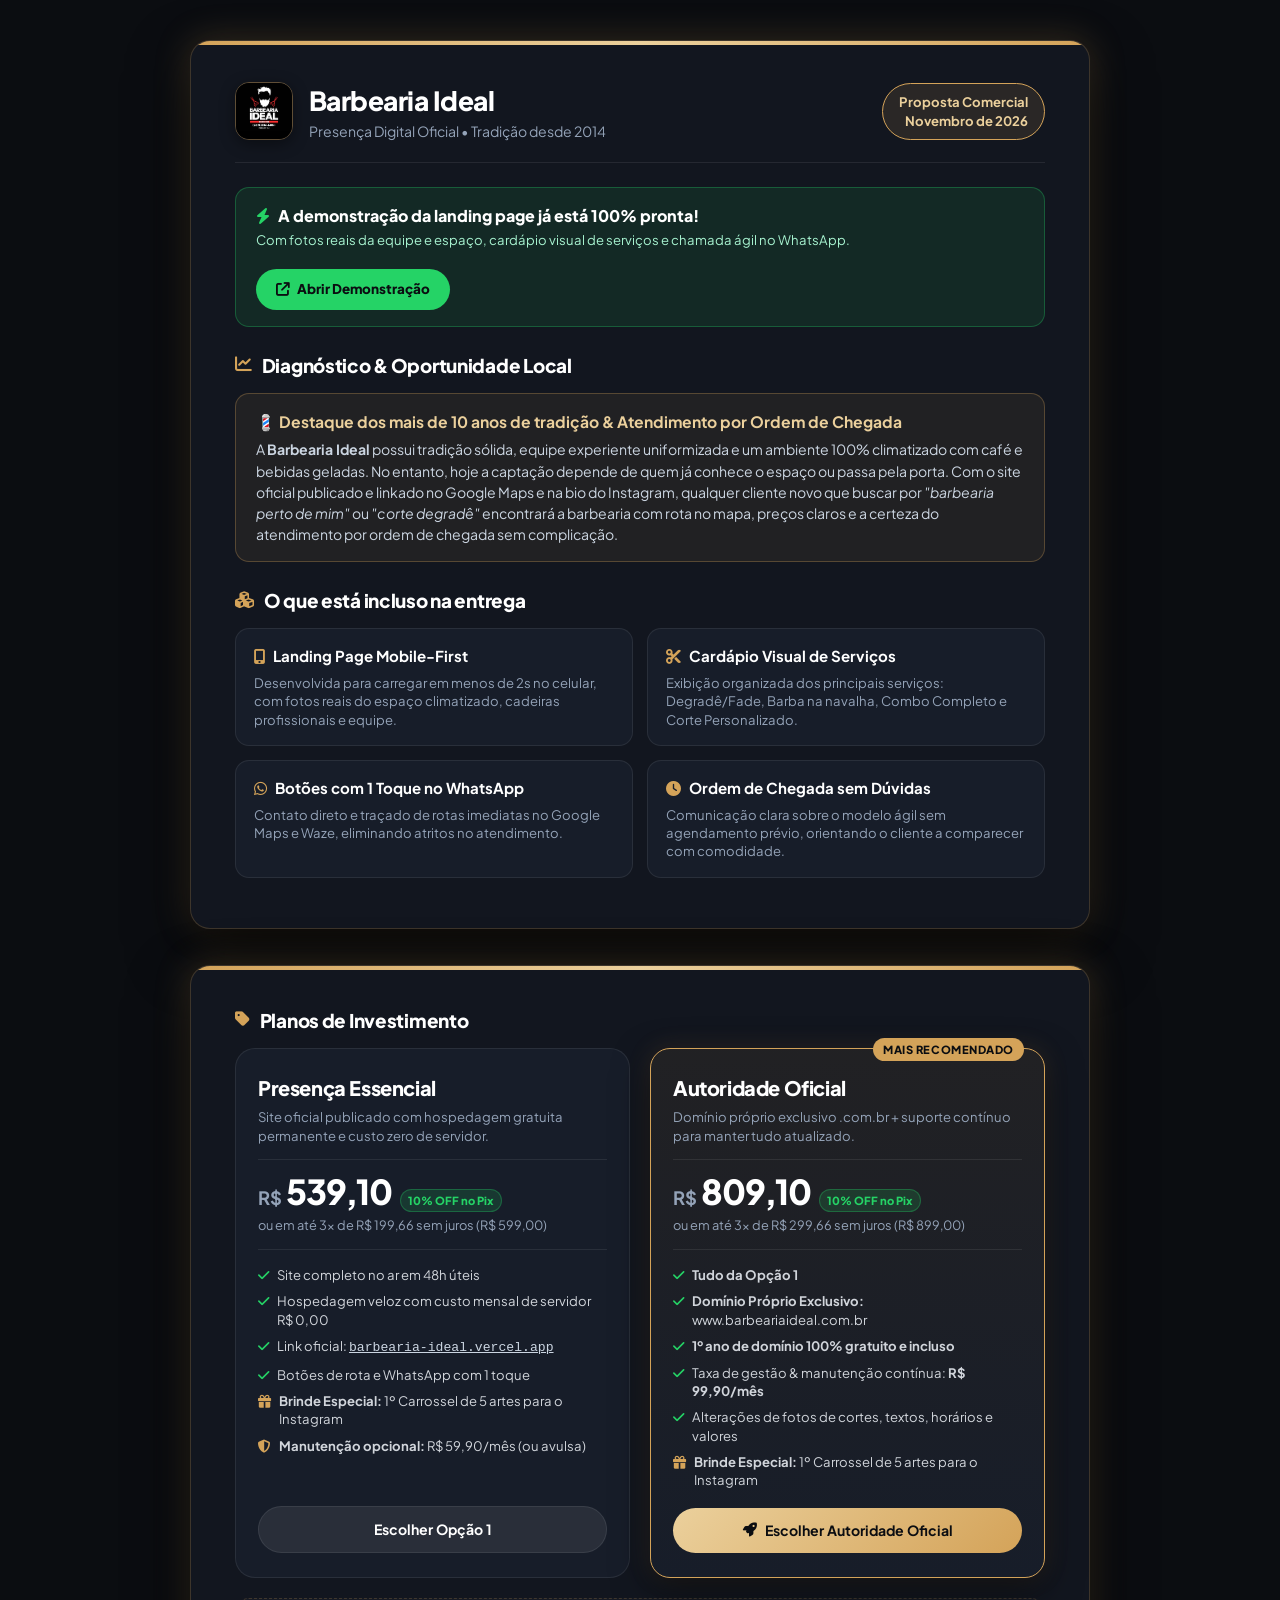
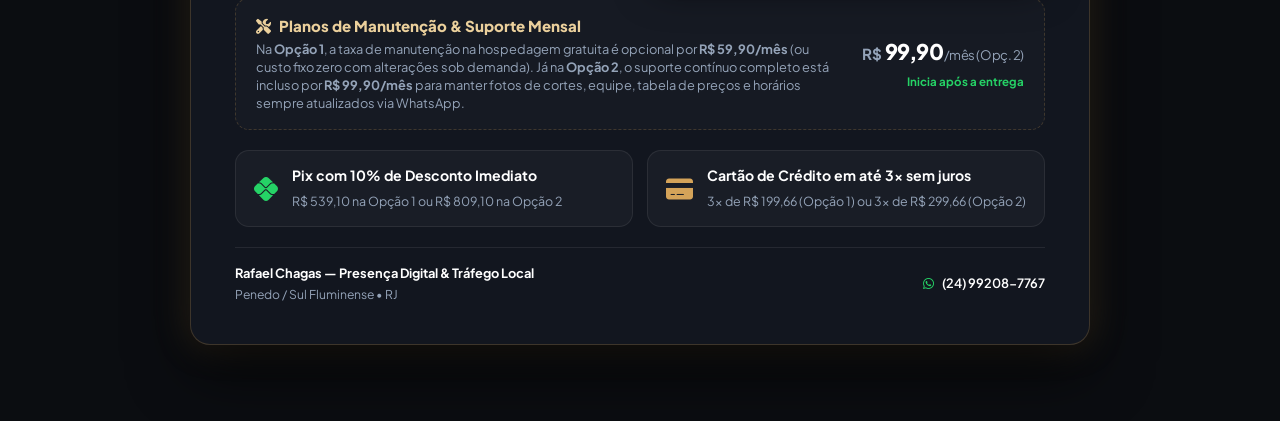
<file: propostas/proposta.html>
<!DOCTYPE html>
<html lang="pt-BR">

<head>
  <meta charset="UTF-8">
  <meta name="viewport" content="width=device-width, initial-scale=1.0">
  <title>Proposta Comercial — Barbearia Ideal | Presença Digital & Site Oficial</title>
  <link rel="icon" type="image/jpeg" href="../assets/images/logo-perfil.jpg">

  <link rel="preconnect" href="https://fonts.googleapis.com">
  <link rel="preconnect" href="https://fonts.gstatic.com" crossorigin>
  <link href="https://fonts.googleapis.com/css2?family=Plus+Jakarta+Sans:wght@400;500;600;700;800;900&display=swap"
    rel="stylesheet">
  <link rel="stylesheet" href="https://cdnjs.cloudflare.com/ajax/libs/font-awesome/6.5.1/css/all.min.css">

  <style>
    :root {
      --bg: #0b0d11;
      --card: #12161f;
      --card-highlight: #171d29;
      --gold: #d4a359;
      --gold-light: #ebd09c;
      --gold-glow: rgba(212, 163, 89, 0.25);
      --green: #25d366;
      --text: #f8fafc;
      --text-muted: #94a3b8;
      --border: rgba(212, 163, 89, 0.22);
      --border-subtle: rgba(255, 255, 255, 0.08);
      --radius-sm: 8px;
      --radius-md: 14px;
      --radius-lg: 20px;
    }

    * {
      box-sizing: border-box;
      margin: 0;
      padding: 0;
      text-decoration: none !important;
    }

    body {
      font-family: 'Plus Jakarta Sans', sans-serif;
      background-color: var(--bg);
      color: var(--text);
      line-height: 1.5;
      padding: 40px 20px;
      -webkit-font-smoothing: antialiased;
    }

    .page-sheet {
      max-width: 900px;
      margin: 0 auto 36px;
      background-color: var(--card);
      border: 1px solid var(--border);
      border-radius: var(--radius-lg);
      padding: 40px 44px;
      box-shadow: 0 24px 60px rgba(0, 0, 0, 0.7), 0 0 35px var(--gold-glow);
      position: relative;
      overflow: hidden;
    }

    .page-sheet::before {
      content: '';
      position: absolute;
      top: 0;
      left: 0;
      right: 0;
      height: 4px;
      background: linear-gradient(90deg, var(--gold), var(--gold-light), var(--gold));
    }

    /* Header */
    .header {
      display: flex;
      justify-content: space-between;
      align-items: center;
      border-bottom: 1px solid var(--border-subtle);
      padding-bottom: 20px;
      margin-bottom: 24px;
      gap: 20px;
      flex-wrap: wrap;
    }

    .brand-meta {
      display: flex;
      align-items: center;
      gap: 16px;
    }

    .brand-logo-img {
      width: 58px;
      height: 58px;
      border-radius: var(--radius-md);
      object-fit: cover;
      border: 1px solid rgba(212, 163, 89, 0.4);
      box-shadow: 0 4px 15px rgba(0, 0, 0, 0.4);
    }

    .brand-title h1 {
      font-size: 1.65rem;
      font-weight: 800;
      color: #ffffff;
      letter-spacing: -0.02em;
    }

    .brand-title p {
      color: var(--text-muted);
      font-size: 0.88rem;
    }

    .header-badge {
      background: rgba(212, 163, 89, 0.12);
      border: 1px solid var(--gold);
      color: var(--gold-light);
      padding: 8px 16px;
      border-radius: 999px;
      font-size: 0.82rem;
      font-weight: 700;
      text-align: right;
    }

    /* Demo Button Strip */
    .demo-strip {
      background: rgba(37, 211, 102, 0.1);
      border: 1px solid rgba(37, 211, 102, 0.3);
      border-radius: var(--radius-md);
      padding: 16px 20px;
      display: flex;
      justify-content: space-between;
      align-items: center;
      gap: 20px;
      margin-bottom: 24px;
      flex-wrap: wrap;
    }

    .demo-strip-text h4 {
      font-size: 1rem;
      font-weight: 800;
      color: #ffffff;
      display: flex;
      align-items: center;
      gap: 8px;
    }

    .demo-strip-text p {
      font-size: 0.82rem;
      color: #a7f3d0;
      margin-top: 2px;
    }

    .btn-demo {
      background: var(--green);
      color: #0b0d11;
      padding: 10px 20px;
      border-radius: 999px;
      font-weight: 800;
      font-size: 0.84rem;
      display: inline-flex;
      align-items: center;
      gap: 8px;
      transition: all 0.2s ease;
    }

    .btn-demo:hover {
      box-shadow: 0 4px 15px rgba(37, 211, 102, 0.4);
      transform: translateY(-2px);
    }

    /* Section Styles */
    .section-title {
      font-size: 1.18rem;
      font-weight: 800;
      color: #ffffff;
      margin-bottom: 14px;
      display: flex;
      align-items: center;
      gap: 10px;
      letter-spacing: -0.015em;
    }

    .section-title i {
      color: var(--gold);
      font-size: 1.05rem;
    }

    .alert-box {
      background: rgba(212, 163, 89, 0.08);
      border: 1px solid rgba(212, 163, 89, 0.3);
      border-radius: var(--radius-md);
      padding: 16px 20px;
      margin-bottom: 24px;
    }

    .alert-box h3 {
      font-size: 0.98rem;
      color: var(--gold-light);
      margin-bottom: 6px;
      font-weight: 700;
    }

    .alert-box p {
      font-size: 0.88rem;
      color: #cbd5e1;
      line-height: 1.5;
    }

    /* Escopo Grid */
    .features-grid {
      display: grid;
      grid-template-columns: repeat(2, 1fr);
      gap: 14px;
      margin-bottom: 10px;
    }

    .feature-card {
      background: var(--card-highlight);
      border: 1px solid var(--border-subtle);
      border-radius: var(--radius-md);
      padding: 16px 18px;
      transition: all 0.2s ease;
    }

    .feature-card:hover {
      border-color: rgba(212, 163, 89, 0.4);
      transform: translateY(-2px);
    }

    .feature-card h4 {
      font-size: 0.94rem;
      font-weight: 700;
      color: #ffffff;
      margin-bottom: 6px;
      display: flex;
      align-items: center;
      gap: 8px;
    }

    .feature-card h4 i {
      color: var(--gold);
    }

    .feature-card p {
      font-size: 0.82rem;
      color: var(--text-muted);
      line-height: 1.4;
    }

    /* Pricing Plans */
    .pricing-grid {
      display: grid;
      grid-template-columns: repeat(2, 1fr);
      gap: 20px;
      margin-bottom: 20px;
    }

    .plan-card {
      background: var(--card-highlight);
      border: 1px solid var(--border-subtle);
      border-radius: var(--radius-lg);
      padding: 24px 22px;
      display: flex;
      flex-direction: column;
      justify-content: space-between;
      position: relative;
      transition: all 0.3s ease;
    }

    .plan-card.featured {
      border-color: var(--gold);
      background: linear-gradient(180deg, rgba(212, 163, 89, 0.08) 0%, var(--card-highlight) 100%);
      box-shadow: 0 12px 36px rgba(0, 0, 0, 0.5), 0 0 24px rgba(212, 163, 89, 0.15);
    }

    .plan-badge {
      position: absolute;
      top: -11px;
      right: 20px;
      background: var(--gold);
      color: #0b0d11;
      font-size: 0.7rem;
      font-weight: 800;
      text-transform: uppercase;
      padding: 3px 10px;
      border-radius: 999px;
      letter-spacing: 0.05em;
    }

    .plan-name {
      font-size: 1.25rem;
      font-weight: 800;
      color: #ffffff;
      margin-bottom: 4px;
      letter-spacing: -0.02em;
    }

    .plan-desc {
      font-size: 0.82rem;
      color: var(--text-muted);
      margin-bottom: 14px;
      min-height: 38px;
      line-height: 1.45;
    }

    .plan-price-box {
      border-top: 1px solid var(--border-subtle);
      border-bottom: 1px solid var(--border-subtle);
      padding: 14px 0;
      margin-bottom: 16px;
    }

    .plan-price-pix {
      display: flex;
      align-items: baseline;
      gap: 8px;
      flex-wrap: wrap;
    }

    .price-value {
      font-size: 2.15rem;
      font-weight: 800;
      color: #ffffff;
      letter-spacing: -0.03em;
      line-height: 1;
      display: inline-flex;
      align-items: baseline;
      gap: 4px;
    }

    .price-curr {
      font-size: 1.15rem;
      font-weight: 700;
      color: #94a3b8;
      letter-spacing: 0;
    }

    .price-badge-pix {
      background: rgba(37, 211, 102, 0.15);
      border: 1px solid rgba(37, 211, 102, 0.3);
      color: var(--green);
      font-size: 0.7rem;
      font-weight: 800;
      padding: 2px 7px;
      border-radius: 999px;
    }

    .price-installments {
      font-size: 0.8rem;
      color: var(--text-muted);
      margin-top: 4px;
    }

    .plan-items {
      list-style: none;
      margin-bottom: 18px;
      display: flex;
      flex-direction: column;
      gap: 8px;
    }

    .plan-items li {
      font-size: 0.82rem;
      color: #d1d5db;
      display: flex;
      align-items: flex-start;
      gap: 8px;
      line-height: 1.4;
    }

    .plan-items li i {
      color: var(--green);
      margin-top: 3px;
      flex-shrink: 0;
    }

    .btn-action {
      display: flex;
      align-items: center;
      justify-content: center;
      gap: 8px;
      padding: 12px 18px;
      border-radius: 999px;
      font-size: 0.88rem;
      font-weight: 700;
      cursor: pointer;
      transition: all 0.25s ease;
      text-align: center;
    }

    .btn-primary {
      background: linear-gradient(135deg, var(--gold-light), var(--gold));
      color: #0b0d11;
    }

    .btn-primary:hover {
      box-shadow: 0 6px 20px rgba(212, 163, 89, 0.4);
      transform: translateY(-2px);
    }

    .btn-secondary {
      background: rgba(255, 255, 255, 0.08);
      border: 1px solid var(--border-subtle);
      color: #ffffff;
    }

    .btn-secondary:hover {
      background: rgba(255, 255, 255, 0.15);
      border-color: #ffffff;
    }

    /* Manutencao Box */
    .maintenance-box {
      background: rgba(255, 255, 255, 0.02);
      border: 1px dashed var(--border);
      border-radius: var(--radius-md);
      padding: 16px 20px;
      margin-bottom: 20px;
      display: flex;
      justify-content: space-between;
      align-items: center;
      gap: 16px;
      flex-wrap: wrap;
    }

    .maintenance-content h4 {
      font-size: 0.94rem;
      font-weight: 800;
      color: var(--gold-light);
      margin-bottom: 4px;
      display: flex;
      align-items: center;
      gap: 8px;
    }

    .maintenance-content p {
      font-size: 0.8rem;
      color: var(--text-muted);
      max-width: 580px;
      line-height: 1.4;
    }

    .maintenance-price {
      text-align: right;
    }

    .maintenance-price .val {
      font-size: 1.35rem;
      font-weight: 800;
      color: #ffffff;
      letter-spacing: -0.02em;
    }

    /* Payment Info Strip */
    .payment-info-strip {
      display: grid;
      grid-template-columns: 1fr 1fr;
      gap: 14px;
      margin-bottom: 20px;
    }

    .pay-info-card {
      background: rgba(255, 255, 255, 0.03);
      border: 1px solid var(--border-subtle);
      border-radius: var(--radius-md);
      padding: 14px 18px;
      display: flex;
      align-items: center;
      gap: 14px;
    }

    .pay-info-card strong {
      display: block;
      color: #ffffff;
      font-size: 0.88rem;
      margin-bottom: 2px;
    }

    .pay-info-card span {
      font-size: 0.78rem;
      color: var(--text-muted);
    }

    /* Footer */
    .proposal-footer {
      border-top: 1px solid var(--border-subtle);
      padding-top: 16px;
      display: flex;
      justify-content: space-between;
      align-items: center;
      font-size: 0.8rem;
      color: var(--text-muted);
      flex-wrap: wrap;
      gap: 12px;
    }

    .contact-item {
      display: flex;
      align-items: center;
      gap: 8px;
      color: #ffffff;
      font-weight: 600;
    }

    @media (max-width: 768px) {
      .page-sheet {
        padding: 24px 18px;
      }

      .features-grid,
      .pricing-grid,
      .payment-info-strip {
        grid-template-columns: 1fr;
      }

      .header {
        flex-direction: column;
        align-items: flex-start;
      }

      .header-badge {
        text-align: left;
      }

      .maintenance-box {
        flex-direction: column;
        align-items: flex-start;
      }

      .maintenance-price {
        text-align: left;
      }
    }

    /* Controle Exato de 2 Páginas no PDF / Print */
    @media print {
      @page {
        size: A4 portrait;
        margin: 0 !important;
      }

      html,
      body {
        background: #0b0d11 !important;
        margin: 0 !important;
        padding: 0 !important;
        -webkit-print-color-adjust: exact !important;
        print-color-adjust: exact !important;
      }

      .page-sheet {
        width: 210mm !important;
        height: 297mm !important;
        max-height: 297mm !important;
        box-sizing: border-box !important;
        padding: 13mm 16mm 12mm 16mm !important;
        background: #0b0d11 !important;
        border: none !important;
        border-radius: 0 !important;
        box-shadow: none !important;
        position: relative !important;
        overflow: hidden !important;
        display: flex !important;
        flex-direction: column !important;
        justify-content: space-between !important;
        page-break-after: always !important;
        break-after: page !important;
        page-break-inside: avoid !important;
        break-inside: avoid !important;
        margin: 0 !important;
      }

      .page-sheet:last-child {
        page-break-after: auto !important;
        break-after: auto !important;
      }

      .page-sheet::before {
        content: '';
        position: absolute;
        top: 0;
        left: 0;
        right: 0;
        height: 4px;
        background: linear-gradient(90deg, #d4a359, #ebd09c, #d4a359) !important;
      }

      .features-grid {
        display: grid !important;
        grid-template-columns: repeat(2, 1fr) !important;
        gap: 12px !important;
        margin-bottom: 0 !important;
      }

      .pricing-grid {
        display: grid !important;
        grid-template-columns: repeat(2, 1fr) !important;
        gap: 14px !important;
        margin-bottom: 14px !important;
      }

      .payment-info-strip {
        display: grid !important;
        grid-template-columns: repeat(2, 1fr) !important;
        gap: 12px !important;
        margin-bottom: 14px !important;
      }

      .btn-primary,
      .btn-secondary,
      .btn-demo {
        -webkit-print-color-adjust: exact !important;
        print-color-adjust: exact !important;
      }
    }
  </style>
</head>

<body>

  <!-- PÁGINA 1: Diagnóstico & Entregas Inclusas -->
  <div class="page-sheet page-1">

    <div>
      <!-- Header -->
      <div class="header">
        <div class="brand-meta">
          <img src="../assets/images/logo-perfil.jpg" alt="Barbearia Ideal" class="brand-logo-img">
          <div class="brand-title">
            <h1>Barbearia Ideal</h1>
            <p>Presença Digital Oficial • Tradição desde 2014</p>
          </div>
        </div>
        <div class="header-badge">
          <span>Proposta Comercial</span><br>
          <strong>Novembro de 2026</strong>
        </div>
      </div>

      <!-- Faixa da Demonstração Pronta -->
      <div class="demo-strip">
        <div class="demo-strip-text">
          <h4><i class="fa-solid fa-bolt" style="color: #25d366;"></i> A demonstração da landing page já está 100% pronta!</h4>
          <p>Com fotos reais da equipe e espaço, cardápio visual de serviços e chamada ágil no WhatsApp.</p>
        </div>
        <a href="https://barbearia-ideal.vercel.app/" target="_blank" class="btn-demo">
          <i class="fa-solid fa-arrow-up-right-from-square"></i>
          <span>Abrir Demonstração</span>
        </a>
      </div>

      <!-- Diagnóstico Estratégico -->
      <div>
        <div class="section-title">
          <i class="fa-solid fa-chart-line"></i>
          <span>Diagnóstico & Oportunidade Local</span>
        </div>

        <div class="alert-box">
          <h3>💈 Destaque dos mais de 10 anos de tradição & Atendimento por Ordem de Chegada</h3>
          <p>
            A <strong>Barbearia Ideal</strong> possui tradição sólida, equipe experiente uniformizada e um ambiente 100% climatizado com café e bebidas geladas. No entanto, hoje a captação depende de quem já conhece o espaço ou passa pela porta. Com o site oficial publicado e linkado no Google Maps e na bio do Instagram, qualquer cliente novo que buscar por <em>"barbearia perto de mim"</em> ou <em>"corte degradê"</em> encontrará a barbearia com rota no mapa, preços claros e a certeza do atendimento por ordem de chegada sem complicação.
          </p>
        </div>
      </div>
    </div>

    <!-- Escopo das Entregas (TODOS OS 4 CARDS JUNTOS NA PÁGINA 1) -->
    <div>
      <div class="section-title">
        <i class="fa-solid fa-cubes"></i>
        <span>O que está incluso na entrega</span>
      </div>

      <div class="features-grid">
        <div class="feature-card">
          <h4><i class="fa-solid fa-mobile-screen-button"></i> Landing Page Mobile-First</h4>
          <p>Desenvolvida para carregar em menos de 2s no celular, com fotos reais do espaço climatizado, cadeiras profissionais e equipe.</p>
        </div>

        <div class="feature-card">
          <h4><i class="fa-solid fa-scissors"></i> Cardápio Visual de Serviços</h4>
          <p>Exibição organizada dos principais serviços: Degradê/Fade, Barba na navalha, Combo Completo e Corte Personalizado.</p>
        </div>

        <div class="feature-card">
          <h4><i class="fa-brands fa-whatsapp"></i> Botões com 1 Toque no WhatsApp</h4>
          <p>Contato direto e traçado de rotas imediatas no Google Maps e Waze, eliminando atritos no atendimento.</p>
        </div>

        <div class="feature-card">
          <h4><i class="fa-solid fa-clock"></i> Ordem de Chegada sem Dúvidas</h4>
          <p>Comunicação clara sobre o modelo ágil sem agendamento prévio, orientando o cliente a comparecer com comodidade.</p>
        </div>
      </div>
    </div>

  </div>

  <!-- PÁGINA 2: Planos de Investimento & Fechamento -->
  <div class="page-sheet page-2">

    <!-- Seção de Planos -->
    <div>
      <div class="section-title">
        <i class="fa-solid fa-tag"></i>
        <span>Planos de Investimento</span>
      </div>

      <div class="pricing-grid">

        <!-- Opção 1 -->
        <div class="plan-card">
          <div>
            <div class="plan-name">Presença Essencial</div>
            <div class="plan-desc">Site oficial publicado com hospedagem gratuita permanente e custo zero de servidor.</div>

            <div class="plan-price-box">
              <div class="plan-price-pix">
                <span class="price-value"><span class="price-curr">R$</span> 539,10</span>
                <span class="price-badge-pix">10% OFF no Pix</span>
              </div>
              <div class="price-installments">ou em até 3x de R$ 199,66 sem juros (R$ 599,00)</div>
            </div>

            <ul class="plan-items">
              <li><i class="fa-solid fa-check"></i> <span>Site completo no ar em 48h úteis</span></li>
              <li><i class="fa-solid fa-check"></i> <span>Hospedagem veloz com custo mensal de servidor R$ 0,00</span></li>
              <li><i class="fa-solid fa-check"></i> <span>Link oficial: <a href="https://barbearia-ideal.vercel.app/" target="_blank" style="color: #cbd5e1; text-decoration: underline !important;"><code>barbearia-ideal.vercel.app</code></a></span></li>
              <li><i class="fa-solid fa-check"></i> <span>Botões de rota e WhatsApp com 1 toque</span></li>
              <li><i class="fa-solid fa-gift" style="color: var(--gold);"></i> <span><strong>Brinde Especial:</strong> 1º Carrossel de 5 artes para o Instagram</span></li>
              <li><i class="fa-solid fa-shield-halved" style="color: var(--gold);"></i> <span><strong>Manutenção opcional:</strong> R$ 59,90/mês (ou avulsa)</span></li>
            </ul>
          </div>

          <a href="https://api.whatsapp.com/send?phone=5524992087767&text=Ol%C3%A1%20Rafael!%20Gostei%20da%20Op%C3%A7%C3%A3o%201%20(Presen%C3%A7a%20Essencial%20-%20R%24%20599)%20para%20a%20Barbearia%20Ideal."
            target="_blank" class="btn-action btn-secondary">
            <span>Escolher Opção 1</span>
          </a>
        </div>

        <!-- Opção 2 -->
        <div class="plan-card featured">
          <span class="plan-badge">Mais Recomendado</span>
          <div>
            <div class="plan-name">Autoridade Oficial</div>
            <div class="plan-desc">Domínio próprio exclusivo .com.br + suporte contínuo para manter tudo atualizado.</div>

            <div class="plan-price-box">
              <div class="plan-price-pix">
                <span class="price-value"><span class="price-curr">R$</span> 809,10</span>
                <span class="price-badge-pix">10% OFF no Pix</span>
              </div>
              <div class="price-installments">ou em até 3x de R$ 299,66 sem juros (R$ 899,00)</div>
            </div>

            <ul class="plan-items">
              <li><i class="fa-solid fa-check"></i> <span><strong>Tudo da Opção 1</strong></span></li>
              <li><i class="fa-solid fa-check"></i> <span><strong>Domínio Próprio Exclusivo:</strong> www.barbeariaideal.com.br</span></li>
              <li><i class="fa-solid fa-check"></i> <span><strong>1º ano de domínio 100% gratuito e incluso</strong></span></li>
              <li><i class="fa-solid fa-check"></i> <span>Taxa de gestão & manutenção contínua: <strong>R$ 99,90/mês</strong></span></li>
              <li><i class="fa-solid fa-check"></i> <span>Alterações de fotos de cortes, textos, horários e valores</span></li>
              <li><i class="fa-solid fa-gift" style="color: var(--gold);"></i> <span><strong>Brinde Especial:</strong> 1º Carrossel de 5 artes para o Instagram</span></li>
            </ul>
          </div>

          <a href="https://api.whatsapp.com/send?phone=5524992087767&text=Ol%C3%A1%20Rafael!%20Quero%20a%20Op%C3%A7%C3%A3o%202%20(Autoridade%20Oficial%20com%20Dom%C3%ADnio%20-%20R%24%20899)%20para%20a%20Barbearia%20Ideal."
            target="_blank" class="btn-action btn-primary">
            <i class="fa-solid fa-rocket"></i>
            <span>Escolher Autoridade Oficial</span>
          </a>
        </div>

      </div>

      <!-- Adendo de Manutenção -->
      <div class="maintenance-box">
        <div class="maintenance-content">
          <h4><i class="fa-solid fa-screwdriver-wrench"></i> Planos de Manutenção & Suporte Mensal</h4>
          <p>Na <strong>Opção 1</strong>, a taxa de manutenção na hospedagem gratuita é opcional por <strong>R$ 59,90/mês</strong> (ou custo fixo zero com alterações sob demanda). Já na <strong>Opção 2</strong>, o suporte contínuo completo está incluso por <strong>R$ 99,90/mês</strong> para manter fotos de cortes, equipe, tabela de preços e horários sempre atualizados via WhatsApp.</p>
        </div>
        <div class="maintenance-price">
          <div class="val"><span style="font-size: 0.95rem; color: #94a3b8; font-weight: 700;">R$</span> 99,90<span
              style="font-size: 0.82rem; color: var(--text-muted); font-weight: 400;">/mês (Opç. 2)</span></div>
          <span style="font-size: 0.72rem; color: var(--green); font-weight: 700;">Inicia após a entrega</span>
        </div>
      </div>

      <!-- Formas de Pagamento Facilitadas -->
      <div class="payment-info-strip">
        <div class="pay-info-card">
          <i class="fa-brands fa-pix" style="color: var(--green); font-size: 1.5rem;"></i>
          <div>
            <strong>Pix com 10% de Desconto Imediato</strong>
            <span>R$ 539,10 na Opção 1 ou R$ 809,10 na Opção 2</span>
          </div>
        </div>
        <div class="pay-info-card">
          <i class="fa-solid fa-credit-card" style="color: var(--gold); font-size: 1.5rem;"></i>
          <div>
            <strong>Cartão de Crédito em até 3x sem juros</strong>
            <span>3x de R$ 199,66 (Opção 1) ou 3x de R$ 299,66 (Opção 2)</span>
          </div>
        </div>
      </div>
    </div>

    <!-- Footer -->
    <div class="proposal-footer">
      <div>
        <strong style="color: #ffffff;">Rafael Chagas — Presença Digital & Tráfego Local</strong>
        <p style="font-size: 0.76rem; margin-top: 2px;">Penedo / Sul Fluminense • RJ</p>
      </div>
      <div class="contact-item">
        <i class="fa-brands fa-whatsapp" style="color: var(--green);"></i>
        <span>(24) 99208-7767</span>
      </div>
    </div>

  </div>

</body>

</html>
</file>
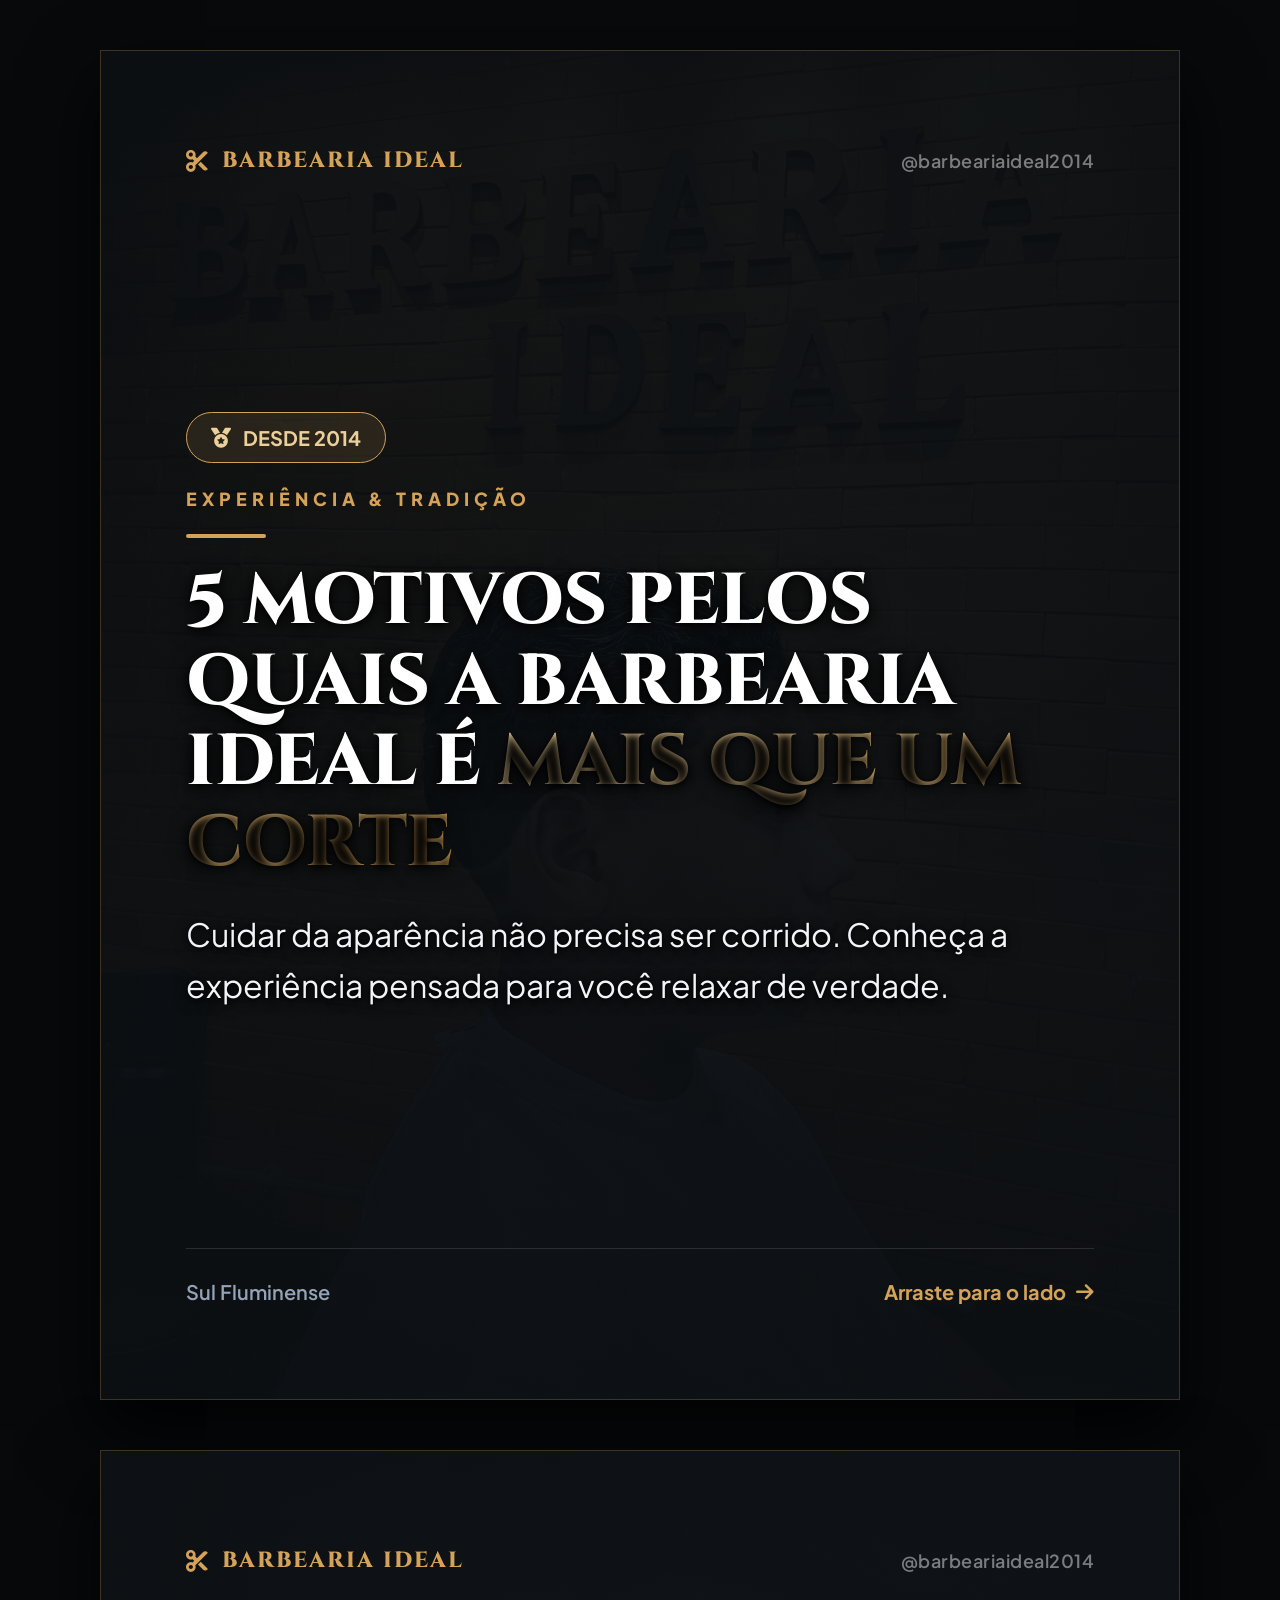
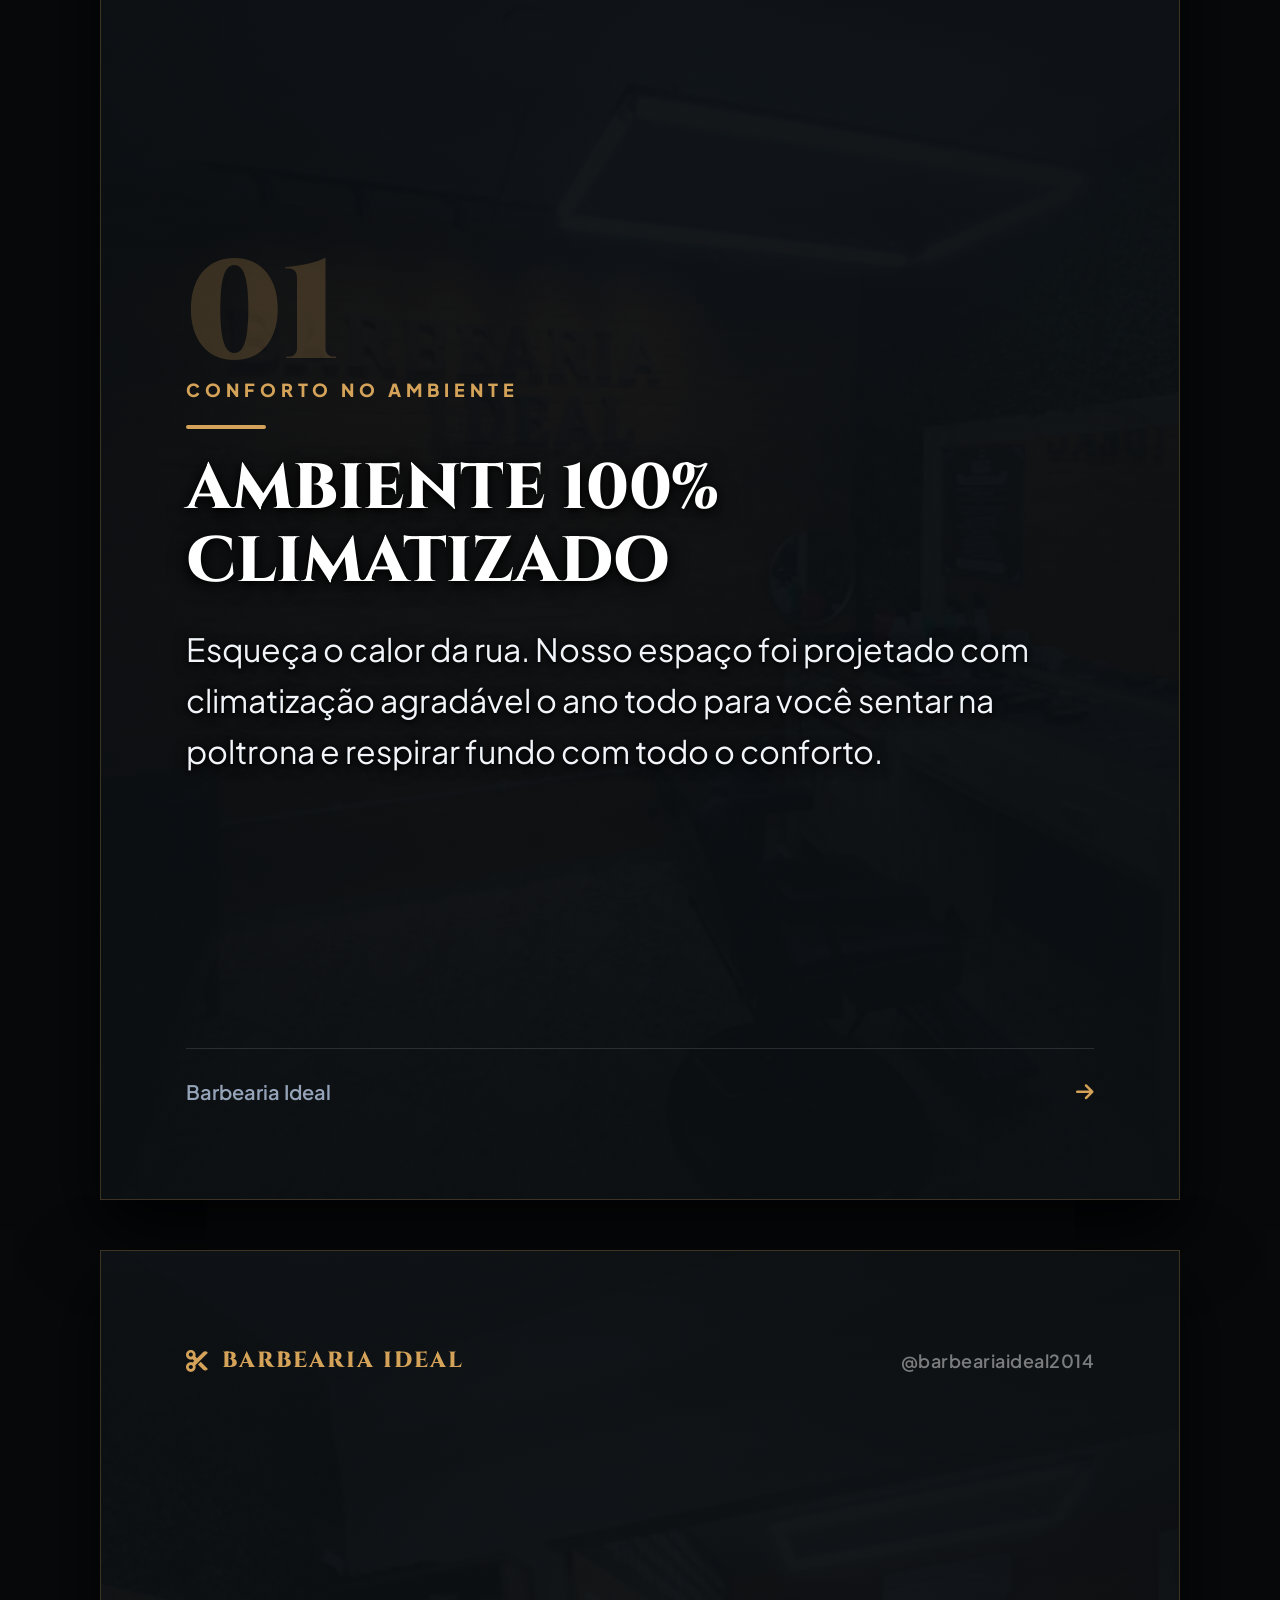
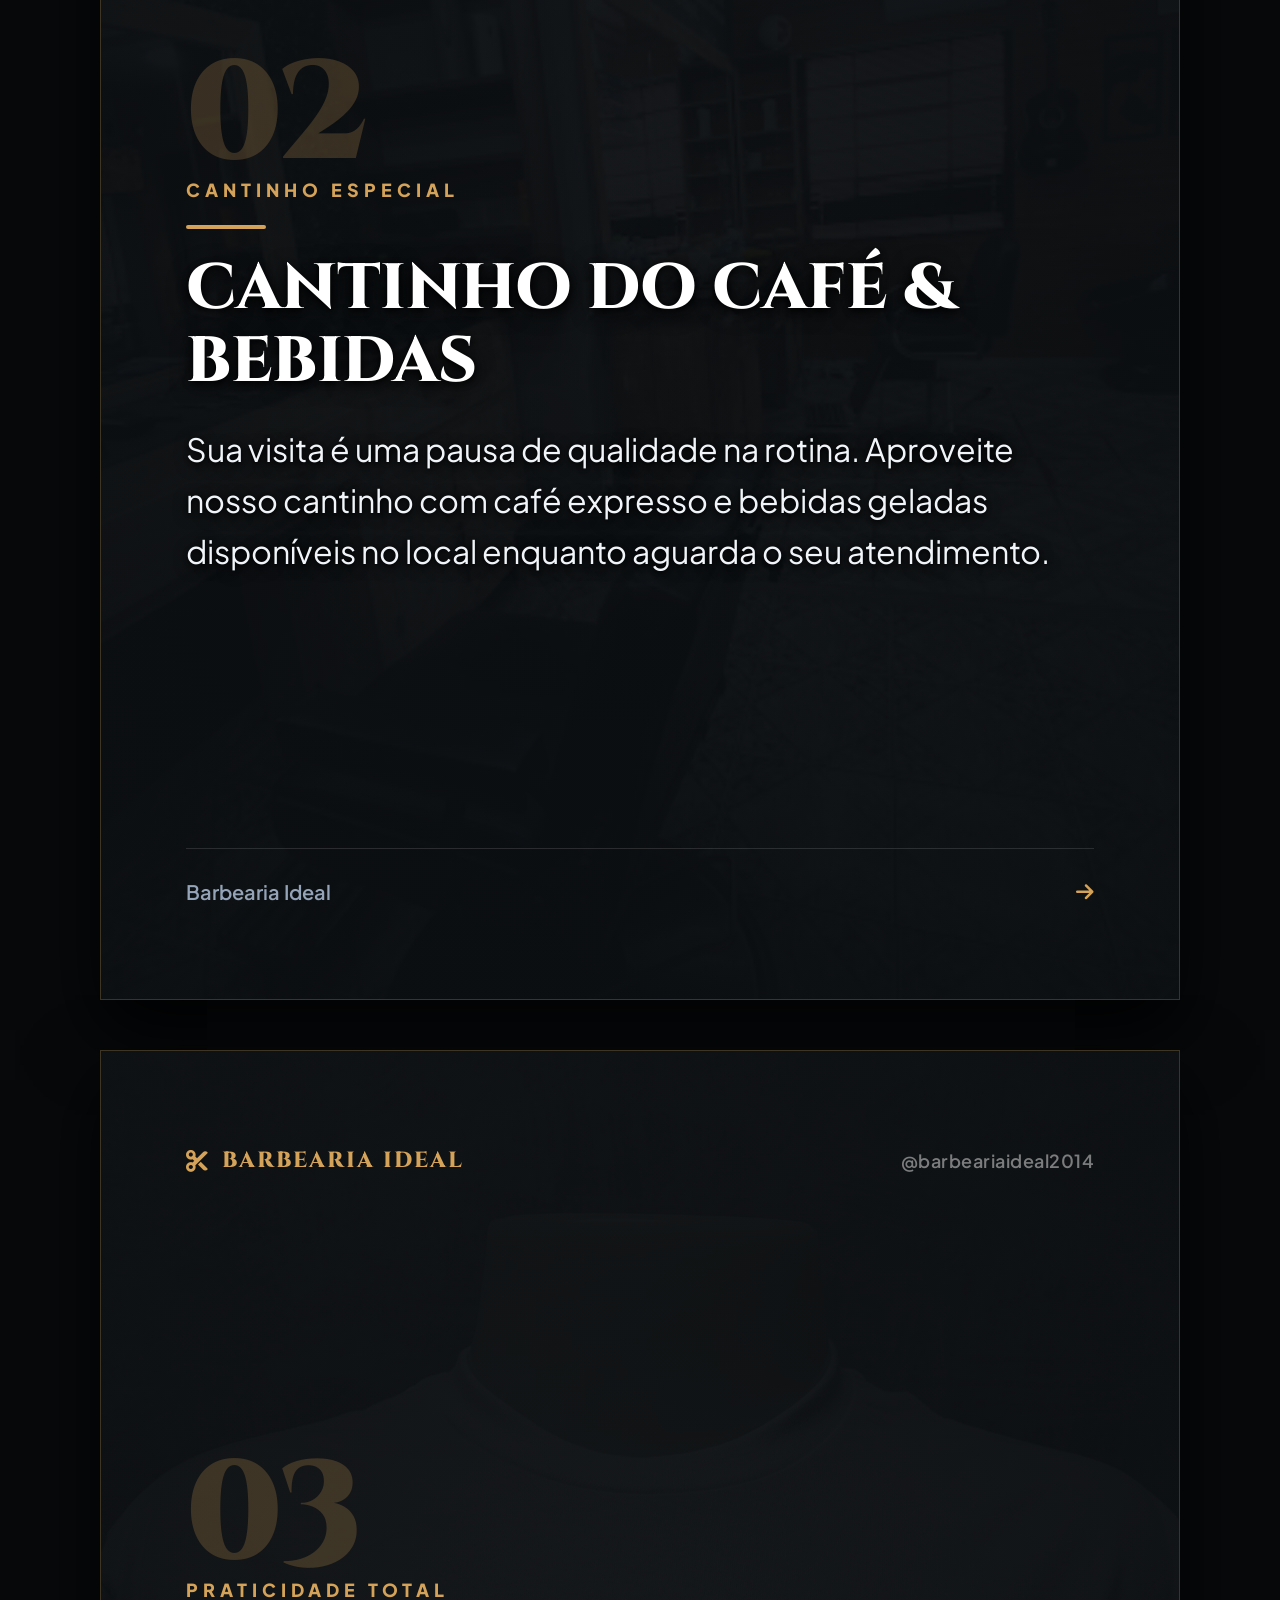
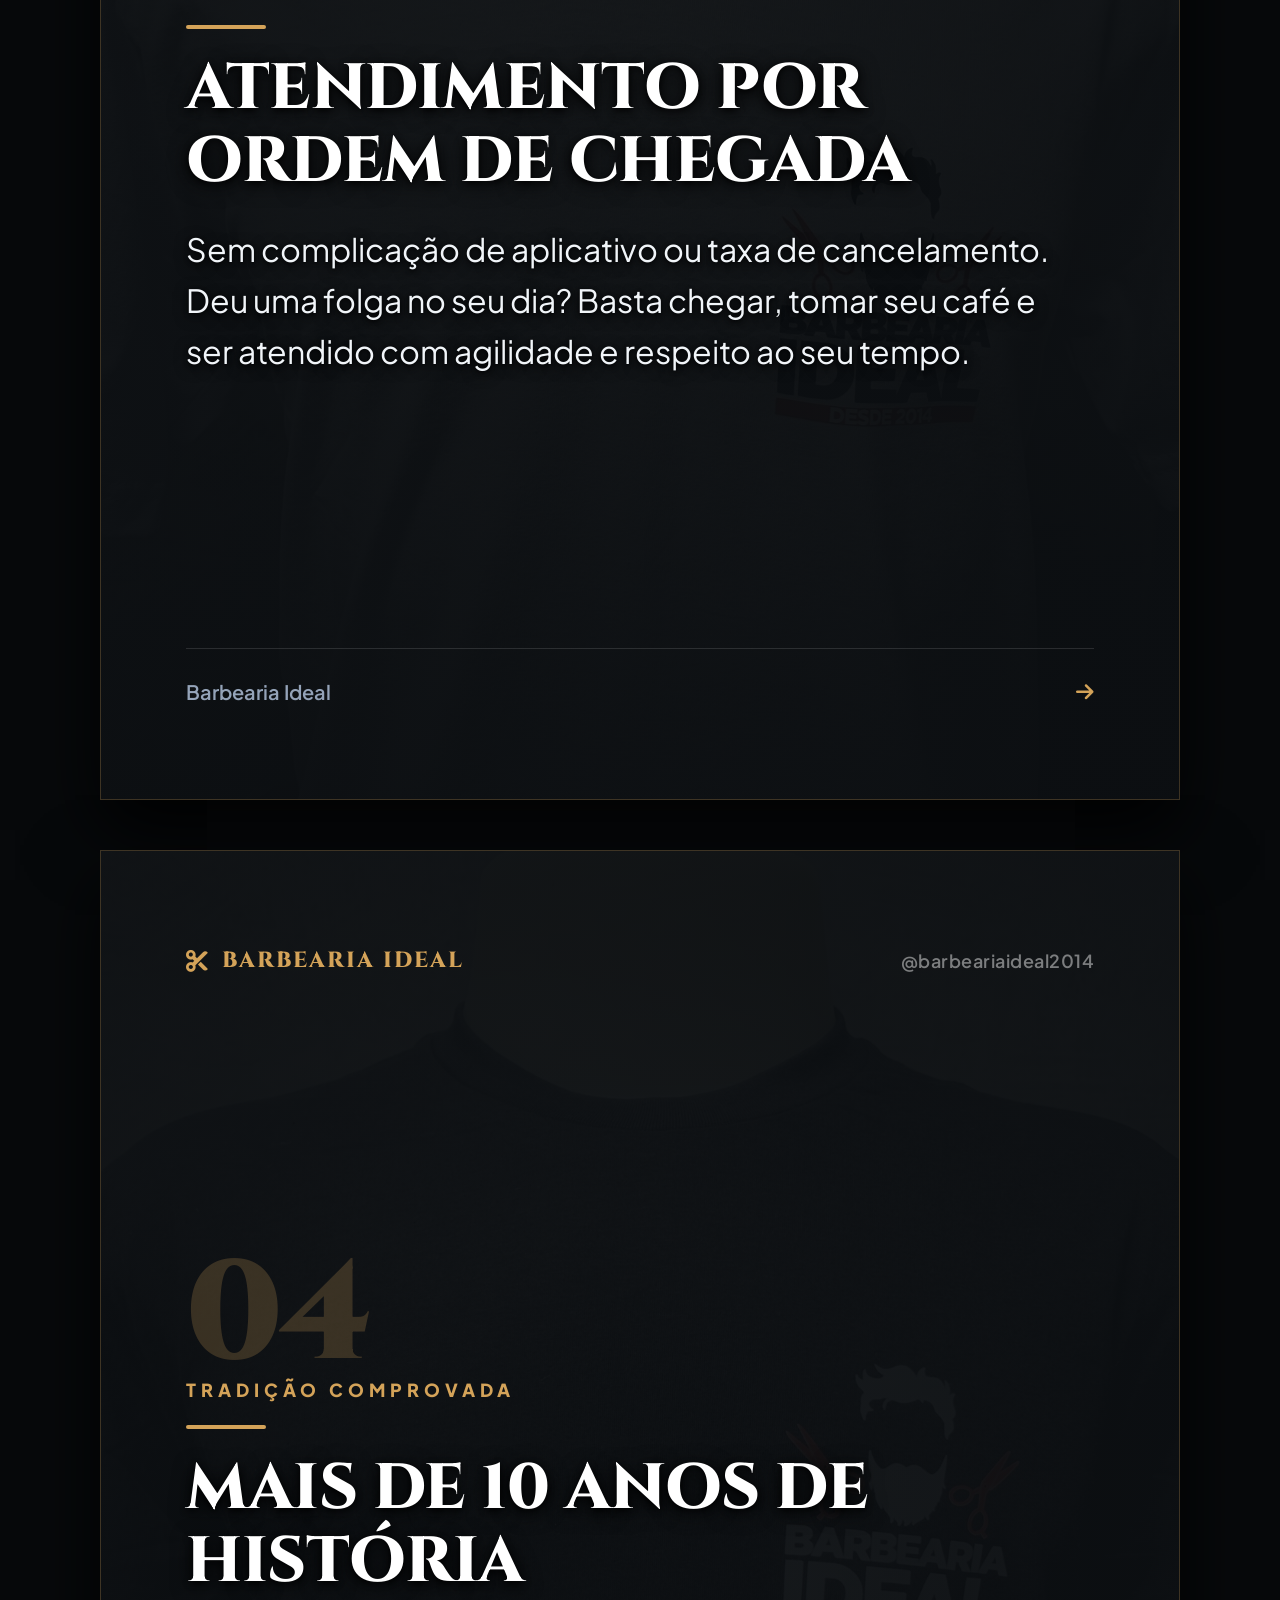
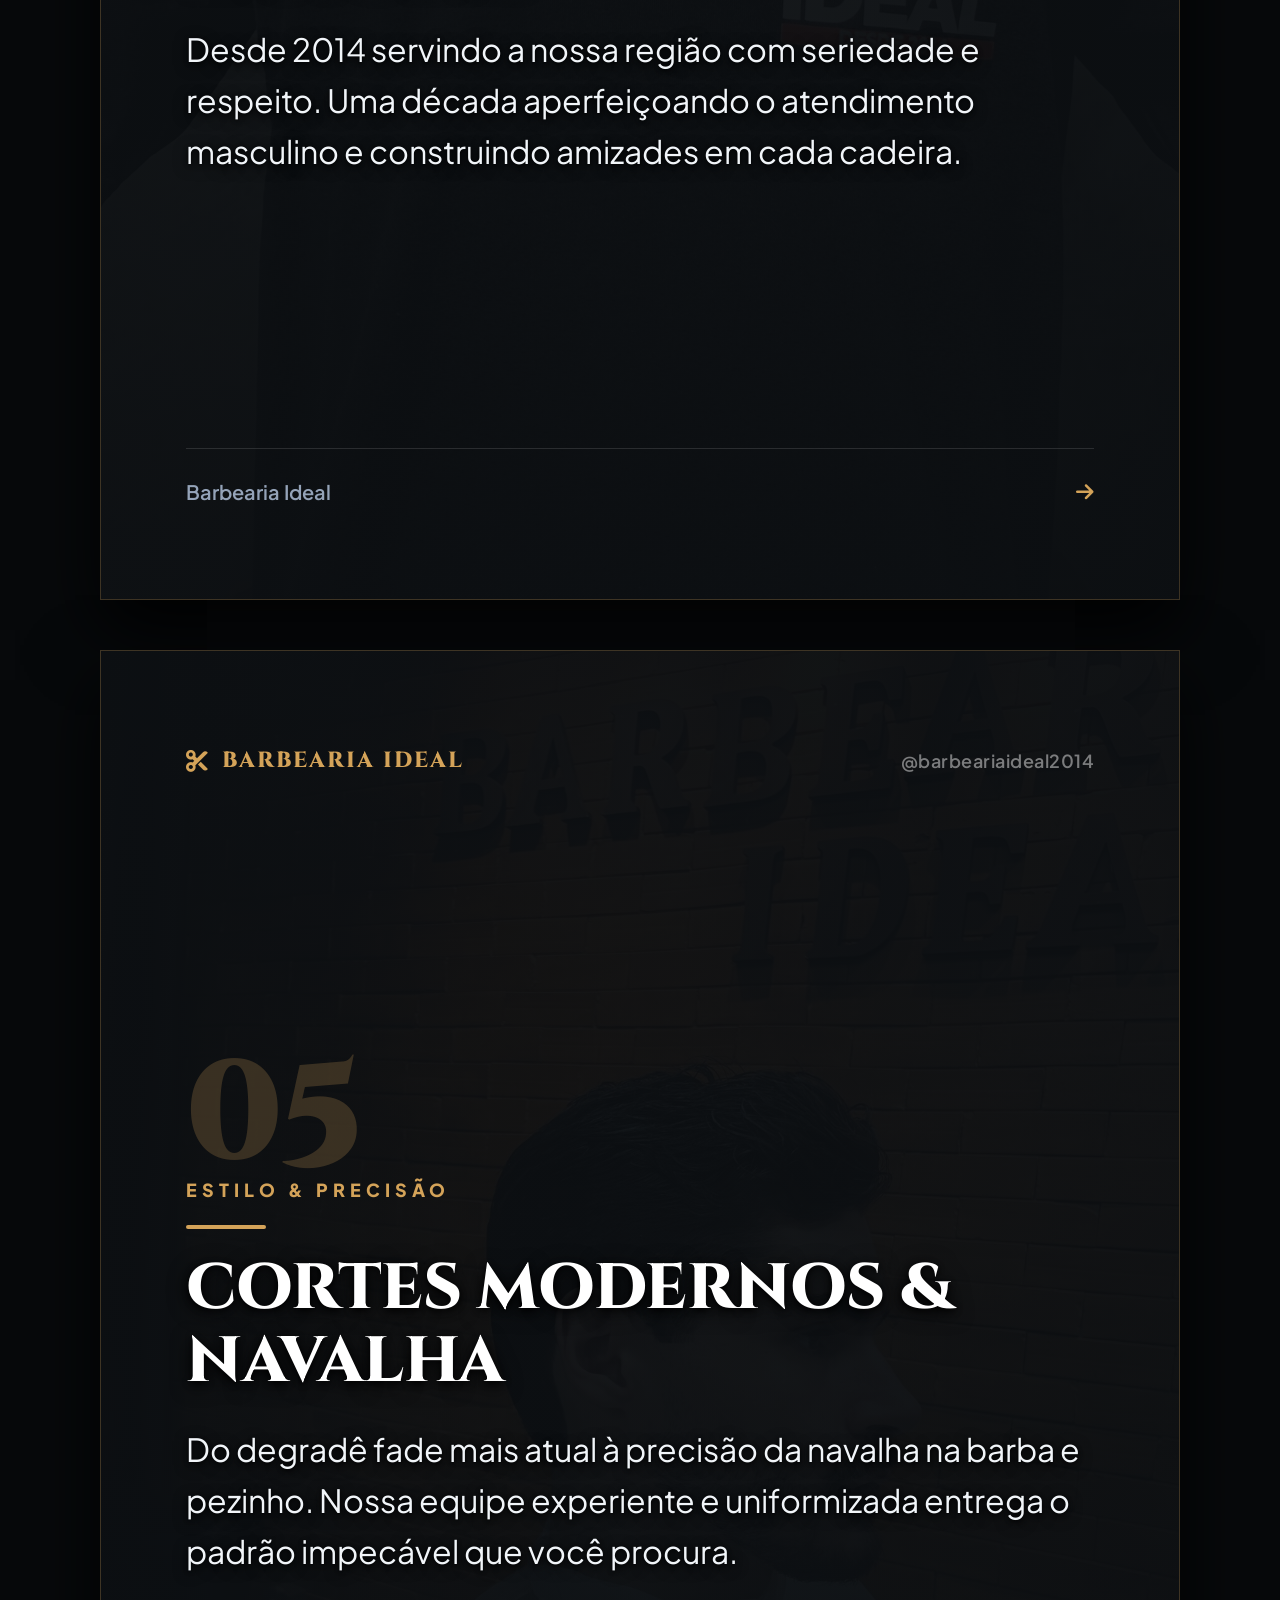
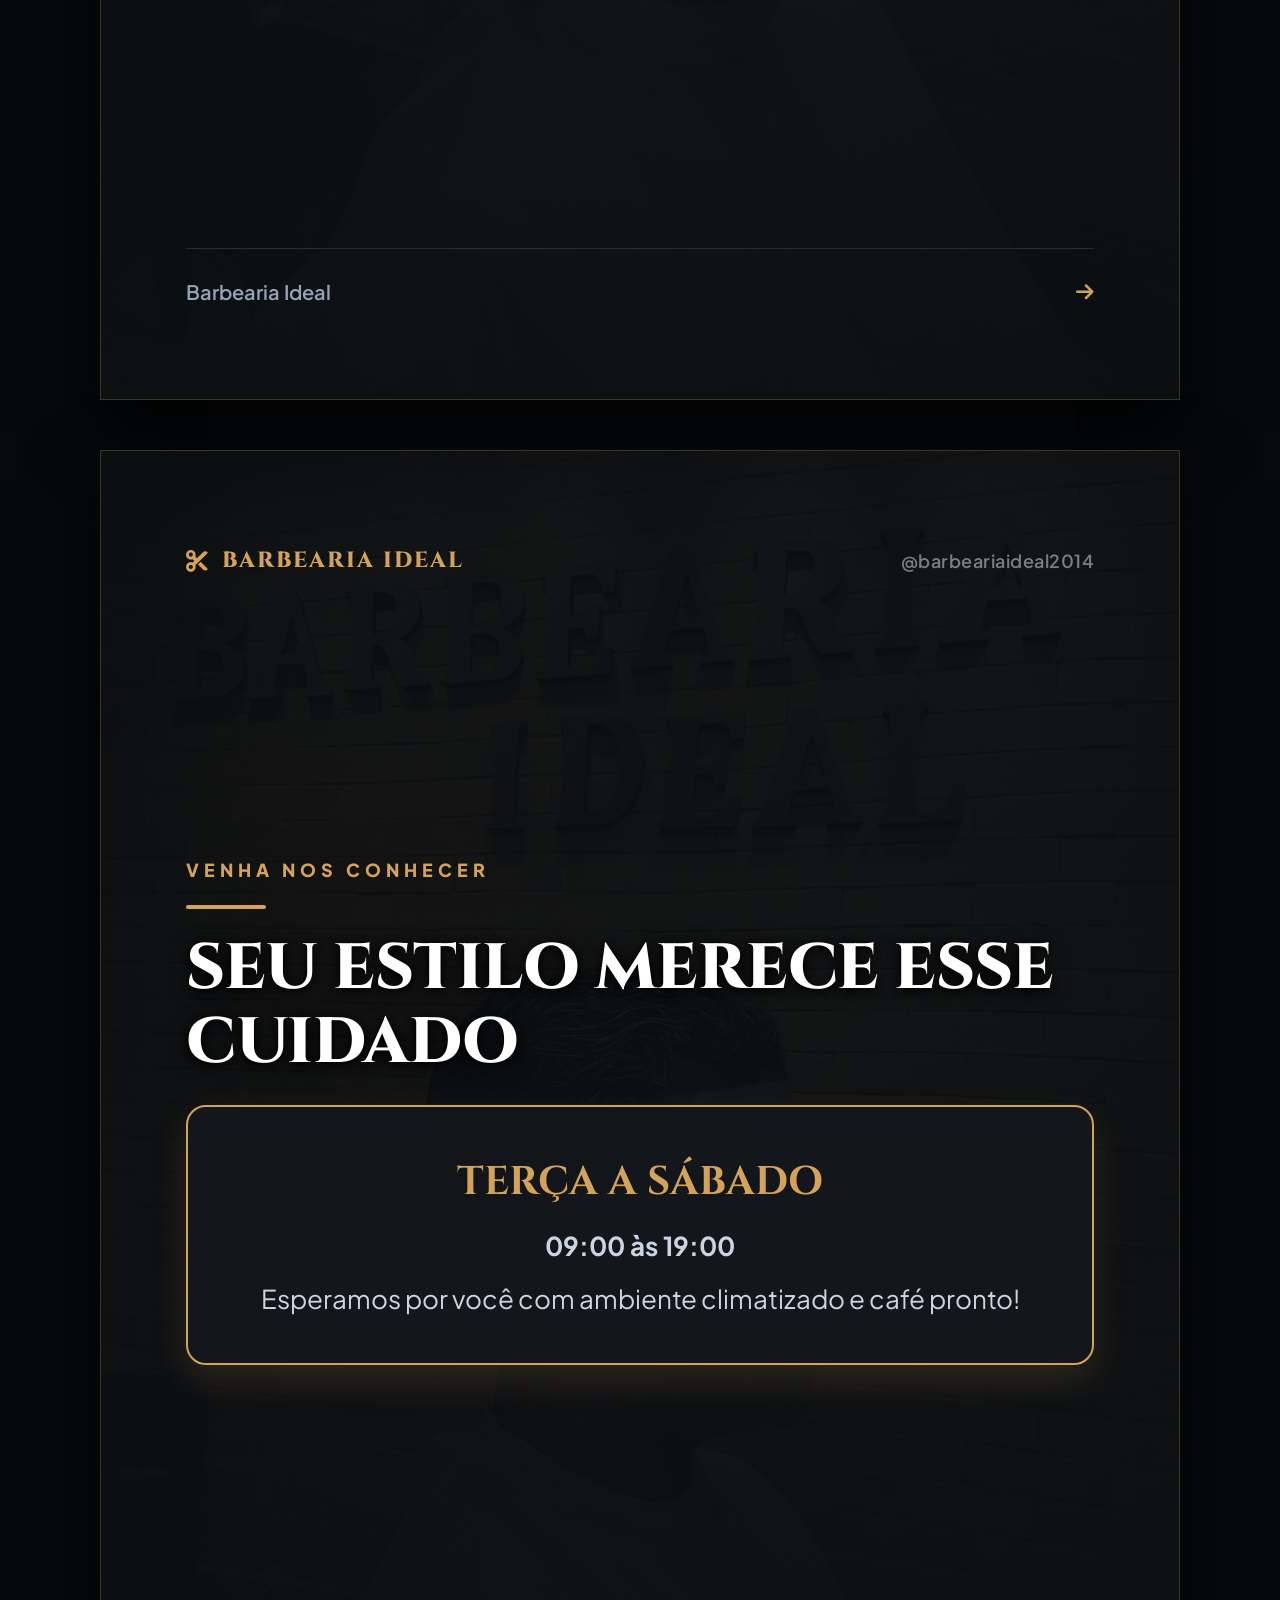
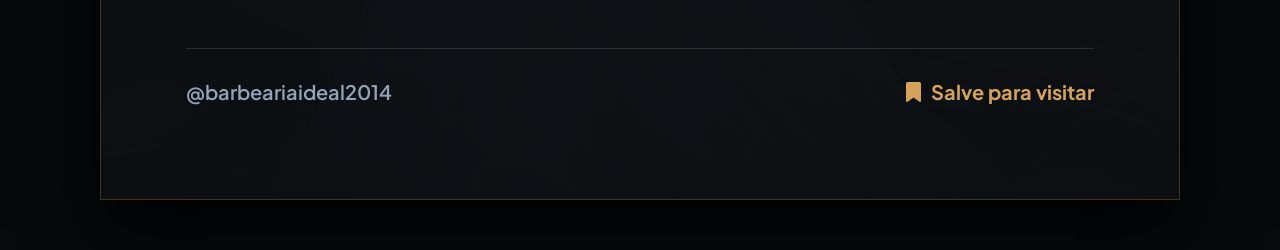
<file: instagram/carrossel-1/slides.html>
<!DOCTYPE html>
<html lang="pt-BR">
<head>
  <meta charset="UTF-8">
  <title>Carrossel Barbearia Ideal — 5 Motivos</title>
  <link rel="preconnect" href="https://fonts.googleapis.com">
  <link rel="preconnect" href="https://fonts.gstatic.com" crossorigin>
  <link href="https://fonts.googleapis.com/css2?family=Cinzel:wght@700;800;900&family=Plus+Jakarta+Sans:wght@400;500;600;700;800&display=swap" rel="stylesheet">
  <link rel="stylesheet" href="https://cdnjs.cloudflare.com/ajax/libs/font-awesome/6.5.1/css/all.min.css">
  <style>
    * { box-sizing: border-box; margin: 0; padding: 0; }
    body {
      background-color: #07090b;
      font-family: 'Plus Jakarta Sans', sans-serif;
      display: flex;
      flex-direction: column;
      align-items: center;
      gap: 50px;
      padding: 50px 20px;
    }

    .slide-wrapper {
      width: 1080px;
      height: 1350px;
      background-color: #0c0f12;
      color: #f8fafc;
      position: relative;
      overflow: hidden;
      display: flex;
      flex-direction: column;
      justify-content: space-between;
      padding: 95px 85px;
      border: 1px solid rgba(212, 163, 89, 0.25);
      box-shadow: 0 30px 70px rgba(0, 0, 0, 0.85);
      flex-shrink: 0;
    }

    /* Plano de Fundo com Foto Real Visível e Equilibrada */
    .slide-bg {
      position: absolute;
      inset: 0;
      width: 100%;
      height: 100%;
      overflow: hidden;
      z-index: 1;
      pointer-events: none;
    }

    .slide-bg img {
      width: 100%;
      height: 100%;
      object-fit: cover;
      opacity: 0.35;
      filter: grayscale(20%) brightness(0.72) contrast(1.15);
      transform: scale(1.02);
    }

    .slide-bg-overlay {
      position: absolute;
      inset: 0;
      background: radial-gradient(circle at 50% 50%, rgba(12, 15, 18, 0.58) 0%, rgba(12, 15, 18, 0.86) 90%),
                  linear-gradient(180deg, rgba(12, 15, 18, 0.45) 0%, rgba(12, 15, 18, 0.72) 100%);
    }

    /* Top Bar */
    .slide-top {
      display: flex;
      justify-content: space-between;
      align-items: center;
      z-index: 2;
      position: relative;
    }

    .brand-tag {
      display: flex;
      align-items: center;
      gap: 12px;
      font-family: 'Cinzel', serif;
      font-size: 22px;
      font-weight: 800;
      letter-spacing: 2px;
      color: #d4a359;
    }

    .slide-handle {
      font-size: 18px;
      color: rgba(255, 255, 255, 0.45);
      font-weight: 600;
      letter-spacing: 0.5px;
    }

    /* Middle Content (Prioridade Total para o Texto) */
    .slide-content {
      z-index: 2;
      position: relative;
      display: flex;
      flex-direction: column;
      gap: 24px;
    }

    .eyebrow {
      font-size: 18px;
      font-weight: 800;
      text-transform: uppercase;
      letter-spacing: 5px;
      color: #d4a359;
    }

    .gold-divider {
      width: 80px;
      height: 4px;
      background: #d4a359;
      border-radius: 2px;
    }

    .slide-title {
      font-family: 'Cinzel', serif;
      font-size: 64px;
      font-weight: 800;
      line-height: 1.15;
      letter-spacing: -0.5px;
      color: #ffffff;
      text-shadow: 0 4px 20px rgba(0, 0, 0, 0.95), 0 2px 6px rgba(0, 0, 0, 0.9);
    }

    .slide-text {
      font-size: 32px;
      line-height: 1.6;
      color: #f1f5f9;
      max-width: 900px;
      text-shadow: 0 3px 14px rgba(0, 0, 0, 0.95), 0 1px 4px rgba(0, 0, 0, 0.85);
    }

    .big-number {
      font-family: 'Cinzel', serif;
      font-size: 140px;
      font-weight: 900;
      line-height: 1;
      color: rgba(212, 163, 89, 0.22);
      margin-bottom: -32px;
      letter-spacing: -2px;
    }

    /* Footer */
    .slide-footer {
      display: flex;
      justify-content: space-between;
      align-items: center;
      border-top: 1px solid rgba(255, 255, 255, 0.12);
      padding-top: 30px;
      font-size: 20px;
      color: #94a3b8;
      font-weight: 600;
      z-index: 2;
      position: relative;
    }

    .footer-action {
      color: #d4a359;
      display: flex;
      align-items: center;
      gap: 10px;
      font-weight: 700;
    }

    /* Capa Slide 1 */
    .slide-cover .slide-title {
      font-size: 72px;
      line-height: 1.12;
    }

    .cover-highlight {
      color: #d4a359;
      background: linear-gradient(135deg, #ebd09c, #d4a359);
      -webkit-background-clip: text;
      -webkit-text-fill-color: transparent;
    }

    .cover-badge {
      display: inline-flex;
      align-items: center;
      gap: 12px;
      background: rgba(212, 163, 89, 0.12);
      border: 1px solid #d4a359;
      color: #ebd09c;
      padding: 12px 24px;
      border-radius: 999px;
      font-size: 20px;
      font-weight: 700;
      width: fit-content;
    }

    /* Final Slide */
    .cta-card {
      background: rgba(20, 24, 29, 0.85);
      backdrop-filter: blur(8px);
      border: 2px solid #d4a359;
      border-radius: 20px;
      padding: 48px;
      text-align: center;
      display: flex;
      flex-direction: column;
      gap: 20px;
      box-shadow: 0 15px 35px rgba(212, 163, 89, 0.15);
    }

    .cta-card h3 {
      font-family: 'Cinzel', serif;
      font-size: 40px;
      color: #d4a359;
    }

    .cta-card p {
      font-size: 26px;
      color: #cbd5e1;
    }
  </style>
</head>
<body>

  <!-- SLIDE 1 (CAPA) -->
  <div class="slide-wrapper slide-cover">
    <div class="slide-bg">
      <img src="../../site/assets/images/hero-real.jpg" alt="Barbearia Ideal">
      <div class="slide-bg-overlay"></div>
    </div>
    <div class="slide-top">
      <div class="brand-tag"><i class="fa-solid fa-scissors"></i> BARBEARIA IDEAL</div>
      <span class="slide-handle">@barbeariaideal2014</span>
    </div>
    <div class="slide-content">
      <div class="cover-badge"><i class="fa-solid fa-medal"></i> DESDE 2014</div>
      <div class="eyebrow">EXPERIÊNCIA & TRADIÇÃO</div>
      <div class="gold-divider"></div>
      <h1 class="slide-title">
        5 MOTIVOS PELOS QUAIS A BARBEARIA IDEAL É <span class="cover-highlight">MAIS QUE UM CORTE</span>
      </h1>
      <p class="slide-text">
        Cuidar da aparência não precisa ser corrido. Conheça a experiência pensada para você relaxar de verdade.
      </p>
    </div>
    <div class="slide-footer">
      <span>Sul Fluminense</span>
      <div class="footer-action">Arraste para o lado <i class="fa-solid fa-arrow-right"></i></div>
    </div>
  </div>

  <!-- SLIDE 2 (MOTIVO 01 - CONFORTO NO AMBIENTE) -->
  <div class="slide-wrapper">
    <div class="slide-bg">
      <img src="../../site/assets/images/ambiente-real-2.jpg" alt="Ambiente Climatizado">
      <div class="slide-bg-overlay"></div>
    </div>
    <div class="slide-top">
      <div class="brand-tag"><i class="fa-solid fa-scissors"></i> BARBEARIA IDEAL</div>
      <span class="slide-handle">@barbeariaideal2014</span>
    </div>
    <div class="slide-content">
      <div class="big-number">01</div>
      <div class="eyebrow">CONFORTO NO AMBIENTE</div>
      <div class="gold-divider"></div>
      <h2 class="slide-title">AMBIENTE 100% CLIMATIZADO</h2>
      <p class="slide-text">
        Esqueça o calor da rua. Nosso espaço foi projetado com climatização agradável o ano todo para você sentar na poltrona e respirar fundo com todo o conforto.
      </p>
    </div>
    <div class="slide-footer">
      <span>Barbearia Ideal</span>
      <div class="footer-action"><i class="fa-solid fa-arrow-right"></i></div>
    </div>
  </div>

  <!-- SLIDE 3 (MOTIVO 02 - CAFÉ & BEBIDAS) -->
  <div class="slide-wrapper">
    <div class="slide-bg">
      <img src="../../site/assets/images/ambiente-real-1.jpg" alt="Café e Bebidas">
      <div class="slide-bg-overlay"></div>
    </div>
    <div class="slide-top">
      <div class="brand-tag"><i class="fa-solid fa-scissors"></i> BARBEARIA IDEAL</div>
      <span class="slide-handle">@barbeariaideal2014</span>
    </div>
    <div class="slide-content">
      <div class="big-number">02</div>
      <div class="eyebrow">CANTINHO ESPECIAL</div>
      <div class="gold-divider"></div>
      <h2 class="slide-title">CANTINHO DO CAFÉ & BEBIDAS</h2>
      <p class="slide-text">
        Sua visita é uma pausa de qualidade na rotina. Aproveite nosso cantinho com café expresso e bebidas geladas disponíveis no local enquanto aguarda o seu atendimento.
      </p>
    </div>
    <div class="slide-footer">
      <span>Barbearia Ideal</span>
      <div class="footer-action"><i class="fa-solid fa-arrow-right"></i></div>
    </div>
  </div>

  <!-- SLIDE 4 (MOTIVO 03 - ORDEM DE CHEGADA) -->
  <div class="slide-wrapper">
    <div class="slide-bg">
      <img src="../../site/assets/images/equipe-1.jpg" alt="Atendimento por Ordem de Chegada">
      <div class="slide-bg-overlay"></div>
    </div>
    <div class="slide-top">
      <div class="brand-tag"><i class="fa-solid fa-scissors"></i> BARBEARIA IDEAL</div>
      <span class="slide-handle">@barbeariaideal2014</span>
    </div>
    <div class="slide-content">
      <div class="big-number">03</div>
      <div class="eyebrow">PRATICIDADE TOTAL</div>
      <div class="gold-divider"></div>
      <h2 class="slide-title">ATENDIMENTO POR ORDEM DE CHEGADA</h2>
      <p class="slide-text">
        Sem complicação de aplicativo ou taxa de cancelamento. Deu uma folga no seu dia? Basta chegar, tomar seu café e ser atendido com agilidade e respeito ao seu tempo.
      </p>
    </div>
    <div class="slide-footer">
      <span>Barbearia Ideal</span>
      <div class="footer-action"><i class="fa-solid fa-arrow-right"></i></div>
    </div>
  </div>

  <!-- SLIDE 5 (MOTIVO 04 - 10 ANOS DE HISTÓRIA) -->
  <div class="slide-wrapper">
    <div class="slide-bg">
      <img src="../../site/assets/images/equipe-2.jpg" alt="10 Anos de História">
      <div class="slide-bg-overlay"></div>
    </div>
    <div class="slide-top">
      <div class="brand-tag"><i class="fa-solid fa-scissors"></i> BARBEARIA IDEAL</div>
      <span class="slide-handle">@barbeariaideal2014</span>
    </div>
    <div class="slide-content">
      <div class="big-number">04</div>
      <div class="eyebrow">TRADIÇÃO COMPROVADA</div>
      <div class="gold-divider"></div>
      <h2 class="slide-title">MAIS DE 10 ANOS DE HISTÓRIA</h2>
      <p class="slide-text">
        Desde 2014 servindo a nossa região com seriedade e respeito. Uma década aperfeiçoando o atendimento masculino e construindo amizades em cada cadeira.
      </p>
    </div>
    <div class="slide-footer">
      <span>Barbearia Ideal</span>
      <div class="footer-action"><i class="fa-solid fa-arrow-right"></i></div>
    </div>
  </div>

  <!-- SLIDE 6 (MOTIVO 05 - CORTES & NAVALHA) -->
  <div class="slide-wrapper">
    <div class="slide-bg">
      <img src="../../site/assets/images/corte-1.jpg" alt="Cortes Modernos e Navalha">
      <div class="slide-bg-overlay"></div>
    </div>
    <div class="slide-top">
      <div class="brand-tag"><i class="fa-solid fa-scissors"></i> BARBEARIA IDEAL</div>
      <span class="slide-handle">@barbeariaideal2014</span>
    </div>
    <div class="slide-content">
      <div class="big-number">05</div>
      <div class="eyebrow">ESTILO & PRECISÃO</div>
      <div class="gold-divider"></div>
      <h2 class="slide-title">CORTES MODERNOS & NAVALHA</h2>
      <p class="slide-text">
        Do degradê fade mais atual à precisão da navalha na barba e pezinho. Nossa equipe experiente e uniformizada entrega o padrão impecável que você procura.
      </p>
    </div>
    <div class="slide-footer">
      <span>Barbearia Ideal</span>
      <div class="footer-action"><i class="fa-solid fa-arrow-right"></i></div>
    </div>
  </div>

  <!-- SLIDE 7 (CTA FINAL) -->
  <div class="slide-wrapper">
    <div class="slide-bg">
      <img src="../../site/assets/images/hero-real.jpg" alt="Venha nos Conhecer">
      <div class="slide-bg-overlay"></div>
    </div>
    <div class="slide-top">
      <div class="brand-tag"><i class="fa-solid fa-scissors"></i> BARBEARIA IDEAL</div>
      <span class="slide-handle">@barbeariaideal2014</span>
    </div>
    <div class="slide-content">
      <div class="eyebrow">VENHA NOS CONHECER</div>
      <div class="gold-divider"></div>
      <h2 class="slide-title">SEU ESTILO MERECE ESSE CUIDADO</h2>
      <div class="cta-card">
        <h3>TERÇA A SÁBADO</h3>
        <p><strong>09:00 às 19:00</strong></p>
        <p>Esperamos por você com ambiente climatizado e café pronto!</p>
      </div>
    </div>
    <div class="slide-footer">
      <span>@barbeariaideal2014</span>
      <div class="footer-action"><i class="fa-solid fa-bookmark"></i> Salve para visitar</div>
    </div>
  </div>

</body>
</html>
</file>
<file: styles.css>
/* ==========================================================================
   BARBEARIA IDEAL — DESIGN SYSTEM & STYLES
   Aesthetic: Heritage Barber & Modern Craft (Dark Slate + Vintage Gold)
   ========================================================================== */

:root {
  --bg-main: #0c0f12;
  --bg-surface: #14181d;
  --bg-card: #1a2026;
  --bg-card-hover: #222931;
  --bg-highlight: #28303a;

  --color-gold: #d4a359;
  --color-gold-light: #ebd09c;
  --color-gold-dark: #a97e3a;
  --color-gold-glow: rgba(212, 163, 89, 0.22);
  
  --text-primary: #f8fafc;
  --text-secondary: #cbd5e1;
  --text-muted: #8492a6;
  --text-dark: #0c0f12;

  --color-whatsapp: #25d366;
  --color-whatsapp-hover: #1eb857;

  --border-subtle: rgba(255, 255, 255, 0.08);
  --border-gold: rgba(212, 163, 89, 0.28);
  --border-gold-strong: rgba(212, 163, 89, 0.7);

  --font-serif: 'Cinzel', serif;
  --font-sans: 'Plus Jakarta Sans', sans-serif;

  --transition-fast: 0.2s cubic-bezier(0.16, 1, 0.3, 1);
  --transition-normal: 0.35s cubic-bezier(0.16, 1, 0.3, 1);
  --radius-sm: 6px;
  --radius-md: 12px;
  --radius-lg: 20px;
  --radius-full: 9999px;

  --shadow-card: 0 10px 30px -10px rgba(0, 0, 0, 0.6);
  --shadow-glow: 0 0 25px rgba(212, 163, 89, 0.25);
}

/* CSS Reset & Defaults */
*, *::before, *::after {
  box-sizing: border-box;
  margin: 0;
  padding: 0;
  text-decoration: none !important;
}

html {
  scroll-behavior: smooth;
  font-size: 16px;
}

body {
  font-family: var(--font-sans);
  background-color: var(--bg-main);
  color: var(--text-primary);
  line-height: 1.65;
  overflow-x: hidden;
  -webkit-font-smoothing: antialiased;
}

img {
  max-width: 100%;
  height: auto;
  display: block;
}

/* Eliminar sublinhado em absolutamente todos os links, botões e seus elementos filhos */
a, a *, a:hover, a:focus, a:visited, a:active,
.btn, .btn *, .btn:hover, .btn:focus, .btn:active,
.btn-whatsapp-solid, .btn-whatsapp-solid *,
.btn-nav-whatsapp, .btn-nav-whatsapp *,
.btn-instagram, .btn-instagram *,
.brand-logo, .brand-logo *,
.top-item, .top-item *,
.top-bar a, .top-bar a *,
.floating-whatsapp, .floating-whatsapp *,
.info-details a, .info-details a *,
.footer a, .footer a * {
  text-decoration: none !important;
  text-decoration-line: none !important;
  outline: none;
}

ul {
  list-style: none;
}

/* Container */
.container {
  width: 100%;
  max-width: 1200px;
  margin: 0 auto;
  padding: 0 24px;
}

/* Typography Utilities */
.highlight {
  color: var(--color-gold);
  background: linear-gradient(135deg, var(--color-gold-light), var(--color-gold));
  -webkit-background-clip: text;
  -webkit-text-fill-color: transparent;
}

.section-subtitle {
  display: inline-block;
  font-size: 0.82rem;
  letter-spacing: 3px;
  font-weight: 700;
  color: var(--color-gold);
  text-transform: uppercase;
  margin-bottom: 12px;
}

.section-title {
  font-family: var(--font-serif);
  font-size: clamp(2rem, 3.5vw, 2.75rem);
  font-weight: 700;
  line-height: 1.25;
  color: var(--text-primary);
  margin-bottom: 16px;
  letter-spacing: 0.5px;
}

.section-desc {
  color: var(--text-muted);
  font-size: 1.05rem;
  max-width: 620px;
  margin: 0 auto;
}

.text-center {
  text-align: center;
}

.text-muted {
  color: var(--text-muted);
}

.mt-2 { margin-top: 8px; }
.mt-3 { margin-top: 16px; }

/* Special Brand Colors */
.icon-whatsapp {
  color: var(--color-whatsapp) !important;
}

.icon-whatsapp-white {
  color: #ffffff !important;
}

.icon-instagram {
  color: #e1306c !important;
}

/* Buttons */
.btn {
  display: inline-flex;
  align-items: center;
  justify-content: center;
  gap: 10px;
  padding: 13px 26px;
  font-family: var(--font-sans);
  font-size: 0.92rem;
  font-weight: 700;
  border-radius: var(--radius-sm);
  cursor: pointer;
  border: 1px solid transparent;
  transition: all var(--transition-normal);
  text-transform: uppercase;
  letter-spacing: 0.6px;
  text-decoration: none !important;
  white-space: nowrap;
}

.btn-primary {
  background: linear-gradient(135deg, var(--color-gold), var(--color-gold-dark));
  color: var(--text-dark) !important;
  font-weight: 700;
  box-shadow: 0 4px 15px rgba(212, 163, 89, 0.3);
}

.btn-primary:hover {
  background: linear-gradient(135deg, var(--color-gold-light), var(--color-gold));
  box-shadow: var(--shadow-glow);
  transform: translateY(-2px);
}

.btn-secondary {
  background-color: rgba(255, 255, 255, 0.05);
  border-color: var(--border-gold);
  color: var(--text-primary) !important;
}

.btn-secondary:hover {
  background-color: rgba(212, 163, 89, 0.1);
  border-color: var(--color-gold);
  color: var(--color-gold) !important;
}

.btn-whatsapp-solid {
  background-color: var(--color-whatsapp);
  color: #ffffff !important;
  border: 1px solid #1eb857;
  box-shadow: 0 4px 16px rgba(37, 211, 102, 0.35);
}

.btn-whatsapp-solid:hover {
  background-color: var(--color-whatsapp-hover);
  box-shadow: 0 6px 20px rgba(37, 211, 102, 0.5);
  transform: translateY(-2px);
  color: #ffffff !important;
}

/* Botão WhatsApp Compacto & Discreto da Navbar */
.btn-nav-whatsapp {
  display: inline-flex;
  align-items: center;
  gap: 7px;
  padding: 6px 14px;
  font-family: var(--font-sans);
  font-size: 0.78rem;
  font-weight: 700;
  letter-spacing: 0.5px;
  text-transform: uppercase;
  border-radius: var(--radius-full);
  background-color: rgba(37, 211, 102, 0.12);
  border: 1px solid rgba(37, 211, 102, 0.45);
  color: #25d366 !important;
  transition: all var(--transition-fast);
  text-decoration: none !important;
  white-space: nowrap;
}

.btn-nav-whatsapp:hover {
  background-color: var(--color-whatsapp);
  color: #ffffff !important;
  border-color: var(--color-whatsapp);
  box-shadow: 0 4px 14px rgba(37, 211, 102, 0.35);
  transform: translateY(-1px);
}

.btn-nav-whatsapp i {
  font-size: 0.95rem;
}

.btn-instagram {
  background: linear-gradient(45deg, #f09433 0%, #e6683c 25%, #dc2743 50%, #cc2366 75%, #bc1888 100%) !important;
  color: #ffffff !important;
  border: none !important;
  box-shadow: 0 4px 16px rgba(220, 39, 67, 0.35);
}

.btn-instagram:hover {
  filter: brightness(1.1);
  transform: translateY(-2px);
  box-shadow: 0 6px 22px rgba(220, 39, 67, 0.5);
  color: #ffffff !important;
}

.btn-lg {
  padding: 15px 30px;
  font-size: 0.98rem;
}

.btn-sm {
  padding: 10px 18px;
  font-size: 0.85rem;
}

.btn-block {
  width: 100%;
}

/* Top Announcement Bar */
.top-bar {
  background-color: #080a0c;
  border-bottom: 1px solid var(--border-subtle);
  font-size: 0.85rem;
  padding: 8px 0;
  color: var(--text-secondary);
}

.top-bar-content {
  display: flex;
  justify-content: space-between;
  align-items: center;
  gap: 16px;
}

.top-item {
  display: flex;
  align-items: center;
  gap: 8px;
  white-space: nowrap;
}

.top-item i {
  color: var(--color-gold);
}

.top-item a:hover {
  color: var(--color-gold);
}

/* Header & Navbar */
.header {
  position: sticky;
  top: 0;
  z-index: 1000;
  background-color: rgba(12, 15, 18, 0.94);
  backdrop-filter: blur(12px);
  -webkit-backdrop-filter: blur(12px);
  border-bottom: 1px solid var(--border-subtle);
  transition: all var(--transition-normal);
}

.header.scrolled {
  background-color: rgba(10, 12, 15, 0.98);
  border-bottom: 1px solid var(--border-gold);
  box-shadow: 0 4px 20px rgba(0, 0, 0, 0.4);
}

.nav-container {
  display: flex;
  justify-content: space-between;
  align-items: center;
  height: 76px;
  gap: 20px;
}

.brand-logo {
  display: flex;
  align-items: center;
  gap: 12px;
  flex-shrink: 0;
  text-decoration: none !important;
}

.logo-avatar {
  width: 44px;
  height: 44px;
  border-radius: var(--radius-sm);
  border: 1px solid var(--border-gold);
  object-fit: cover;
  box-shadow: 0 0 10px rgba(212, 163, 89, 0.2);
}

.logo-text {
  display: flex;
  flex-direction: column;
}

.brand-name {
  font-family: var(--font-serif);
  font-size: 1.15rem;
  font-weight: 800;
  letter-spacing: 1.2px;
  color: var(--text-primary);
  line-height: 1.1;
  white-space: nowrap;
}

.brand-est {
  font-size: 0.68rem;
  font-weight: 600;
  letter-spacing: 2.5px;
  color: var(--color-gold);
}

.nav-menu {
  display: flex;
  align-items: center;
}

.nav-links {
  display: flex;
  align-items: center;
  gap: 24px;
}

.nav-link {
  font-size: 0.9rem;
  font-weight: 500;
  color: var(--text-secondary);
  position: relative;
  padding: 8px 0;
  white-space: nowrap;
  text-decoration: none !important;
  display: inline-block;
}

.nav-link::after {
  content: '';
  position: absolute;
  bottom: 0;
  left: 0;
  width: 0%;
  height: 2px;
  background-color: var(--color-gold);
  transition: width var(--transition-fast);
}

.nav-link:hover {
  color: var(--text-primary);
}

.nav-link:hover::after {
  width: 100%;
}

.nav-cta-mobile {
  display: none;
}

.nav-actions {
  display: flex;
  align-items: center;
  gap: 12px;
  flex-shrink: 0;
}

.nav-social-icons {
  display: flex;
  align-items: center;
  flex-wrap: nowrap;
  flex-shrink: 0;
  gap: 10px;
}

.nav-social-btn {
  display: inline-flex;
  align-items: center;
  justify-content: center;
  width: 38px;
  height: 38px;
  border-radius: 50%;
  font-size: 1.2rem;
  color: #ffffff !important;
  transition: all var(--transition-fast);
  text-decoration: none !important;
  border: none;
  cursor: pointer;
}

.nav-social-btn.instagram {
  background: linear-gradient(45deg, #f09433 0%, #e6683c 25%, #dc2743 50%, #cc2366 75%, #bc1888 100%);
  color: #ffffff !important;
  box-shadow: 0 4px 14px rgba(220, 39, 67, 0.45);
}

.nav-social-btn.instagram:hover {
  transform: translateY(-2px) scale(1.08);
  box-shadow: 0 6px 18px rgba(220, 39, 67, 0.65);
}

.nav-social-btn.whatsapp {
  background: #25d366;
  color: #ffffff !important;
  box-shadow: 0 4px 14px rgba(37, 211, 102, 0.45);
}

.nav-social-btn.whatsapp:hover {
  background: #22bf5b;
  transform: translateY(-2px) scale(1.08);
  box-shadow: 0 6px 18px rgba(37, 211, 102, 0.65);
}

.mobile-toggle {
  display: none;
  background: transparent;
  border: none;
  cursor: pointer;
  padding: 8px;
  flex-direction: column;
  gap: 5px;
}

.mobile-toggle span {
  display: block;
  width: 26px;
  height: 2px;
  background-color: var(--text-primary);
  border-radius: 2px;
  transition: all var(--transition-fast);
}

/* Hero Section */
.hero-section {
  position: relative;
  padding: 85px 0 95px;
  background: radial-gradient(circle at 80% 20%, rgba(212, 163, 89, 0.08) 0%, transparent 60%),
              radial-gradient(circle at 10% 80%, rgba(20, 24, 29, 0.9) 0%, transparent 50%),
              var(--bg-main);
  overflow: hidden;
}

.hero-backdrop {
  position: absolute;
  top: 0;
  left: 0;
  width: 100%;
  height: 100%;
  background: url("data:image/svg+xml,%3Csvg width='40' height='40' viewBox='0 0 40 40' xmlns='http://www.w3.org/2000/svg'%3E%3Cpath d='M20 20.5V19.5M19.5 20H20.5' stroke='rgba(255,255,255,0.02)' stroke-width='1' stroke-linecap='square'/%3E%3C/svg%3E");
  pointer-events: none;
}

.hero-container {
  display: grid;
  grid-template-columns: 1.15fr 0.85fr;
  align-items: center;
  gap: 60px;
  position: relative;
  z-index: 2;
}

.hero-badge {
  display: inline-flex;
  align-items: center;
  gap: 8px;
  background-color: rgba(212, 163, 89, 0.12);
  border: 1px solid var(--border-gold);
  color: var(--color-gold-light);
  font-size: 0.85rem;
  font-weight: 600;
  padding: 8px 18px;
  border-radius: var(--radius-full);
  margin-bottom: 24px;
}

.hero-title {
  font-family: var(--font-serif);
  font-size: clamp(2.3rem, 4.2vw, 3.5rem);
  font-weight: 800;
  line-height: 1.18;
  letter-spacing: -0.5px;
  margin-bottom: 22px;
}

.hero-description {
  font-size: 1.1rem;
  color: var(--text-secondary);
  line-height: 1.7;
  margin-bottom: 34px;
  max-width: 580px;
}

.hero-buttons {
  display: flex;
  gap: 16px;
  flex-wrap: wrap;
  margin-bottom: 36px;
}

.hero-trust {
  display: flex;
  align-items: center;
  gap: 14px;
  border-top: 1px solid var(--border-subtle);
  padding-top: 22px;
}

.trust-stars {
  color: #f59e0b;
  display: flex;
  gap: 3px;
  font-size: 0.95rem;
}

.trust-text {
  font-size: 0.92rem;
  color: var(--text-secondary);
}

.trust-text strong {
  color: var(--text-primary);
}

/* Hero Visual */
.hero-visual {
  position: relative;
}

.hero-image-card {
  position: relative;
  border-radius: var(--radius-lg);
  overflow: hidden;
  box-shadow: 0 25px 60px -15px rgba(0, 0, 0, 0.8),
              0 0 0 1px var(--border-gold);
}

.hero-img {
  width: 100%;
  height: 500px;
  object-fit: cover;
  transition: transform 0.6s ease;
}

.hero-image-card:hover .hero-img {
  transform: scale(1.03);
}

.hero-card-floating {
  position: absolute;
  bottom: 24px;
  left: 24px;
  background-color: rgba(20, 24, 29, 0.94);
  backdrop-filter: blur(10px);
  border: 1px solid var(--border-gold);
  border-radius: var(--radius-md);
  padding: 14px 20px;
  display: flex;
  align-items: center;
  gap: 14px;
  box-shadow: 0 10px 25px rgba(0, 0, 0, 0.5);
}

.hero-card-floating.second {
  bottom: auto;
  top: 24px;
  left: auto;
  right: 24px;
}

.floating-icon {
  width: 40px;
  height: 40px;
  border-radius: var(--radius-sm);
  background-color: rgba(212, 163, 89, 0.15);
  display: flex;
  align-items: center;
  justify-content: center;
  color: var(--color-gold);
  font-size: 1.1rem;
}

.floating-info {
  display: flex;
  flex-direction: column;
}

.floating-info strong {
  font-size: 0.92rem;
  color: var(--text-primary);
}

.floating-info span {
  font-size: 0.78rem;
  color: var(--text-muted);
}

/* Features Strip */
.features-strip {
  background-color: var(--bg-surface);
  border-top: 1px solid var(--border-subtle);
  border-bottom: 1px solid var(--border-subtle);
  padding: 46px 0;
}

.features-grid {
  display: grid;
  grid-template-columns: repeat(auto-fit, minmax(230px, 1fr));
  gap: 28px;
}

.feature-card {
  display: flex;
  gap: 16px;
  align-items: flex-start;
}

.feature-icon {
  flex-shrink: 0;
  width: 50px;
  height: 50px;
  border-radius: var(--radius-md);
  background: linear-gradient(135deg, var(--bg-card), var(--bg-highlight));
  border: 1px solid var(--border-gold);
  display: flex;
  align-items: center;
  justify-content: center;
  color: var(--color-gold);
  font-size: 1.25rem;
  box-shadow: inset 0 0 10px rgba(212, 163, 89, 0.1);
}

.feature-text h3 {
  font-family: var(--font-serif);
  font-size: 1.02rem;
  font-weight: 700;
  color: var(--text-primary);
  margin-bottom: 6px;
}

.feature-text p {
  font-size: 0.88rem;
  color: var(--text-muted);
  line-height: 1.55;
}

/* About Section */
.about-section {
  padding: 100px 0;
  background-color: var(--bg-main);
}

.about-grid {
  display: grid;
  grid-template-columns: 1fr 1fr;
  align-items: center;
  gap: 65px;
}

.about-images {
  position: relative;
}

.img-wrapper {
  border-radius: var(--radius-md);
  overflow: hidden;
  border: 1px solid var(--border-subtle);
}

.main-img {
  width: 85%;
  height: 460px;
  box-shadow: var(--shadow-card);
}

.main-img img, .sub-img img {
  width: 100%;
  height: 100%;
  object-fit: cover;
}

.sub-img {
  position: absolute;
  bottom: -25px;
  right: 0;
  width: 55%;
  height: 270px;
  border: 3px solid var(--bg-main);
  box-shadow: 0 15px 35px rgba(0, 0, 0, 0.7);
}

.about-badge {
  position: absolute;
  top: 30px;
  left: -20px;
  background: linear-gradient(135deg, var(--color-gold), var(--color-gold-dark));
  color: var(--text-dark);
  padding: 16px 20px;
  border-radius: var(--radius-md);
  display: flex;
  flex-direction: column;
  align-items: center;
  box-shadow: var(--shadow-glow);
}

.badge-number {
  font-family: var(--font-serif);
  font-size: 2rem;
  font-weight: 900;
  line-height: 1;
}

.badge-label {
  font-size: 0.72rem;
  font-weight: 700;
  text-transform: uppercase;
  letter-spacing: 1px;
}

.about-lead {
  font-size: 1.12rem;
  color: var(--text-primary);
  line-height: 1.7;
  margin-bottom: 16px;
}

.about-body {
  font-size: 0.98rem;
  color: var(--text-secondary);
  line-height: 1.7;
  margin-bottom: 26px;
}

.about-highlights {
  display: flex;
  flex-direction: column;
  gap: 12px;
  margin-bottom: 34px;
}

.hl-item {
  display: flex;
  align-items: center;
  gap: 12px;
  font-size: 0.95rem;
  color: var(--text-secondary);
}

.hl-item i {
  color: var(--color-gold);
}

.about-action {
  display: flex;
  gap: 16px;
  flex-wrap: wrap;
}

/* ==========================================================================
   SERVICES SECTION — 2 COLUNAS VISUAIS COM IMAGENS
   ========================================================================== */
.services-section {
  padding: 100px 0;
  background-color: var(--bg-surface);
  position: relative;
}

.section-header {
  margin-bottom: 50px;
}

.services-two-cols {
  display: grid;
  grid-template-columns: repeat(2, 1fr);
  gap: 32px;
}

.service-media-card {
  background-color: var(--bg-card);
  border: 1px solid var(--border-gold);
  border-radius: var(--radius-md);
  overflow: hidden;
  transition: all var(--transition-normal);
  display: flex;
  flex-direction: column;
  box-shadow: var(--shadow-card);
}

.service-media-card:hover {
  transform: translateY(-5px);
  border-color: var(--color-gold);
  box-shadow: 0 16px 35px -5px rgba(0, 0, 0, 0.7), var(--shadow-glow);
}

.service-media-thumb {
  position: relative;
  width: 100%;
  height: 380px;
  overflow: hidden;
  background: radial-gradient(circle at center, #1a2027 0%, #0c0f12 100%);
  display: flex;
  align-items: center;
  justify-content: center;
}

.service-media-thumb img {
  width: 100%;
  height: 100%;
  object-fit: contain;
  object-position: center;
  transition: transform 0.4s ease;
}

.service-media-card:hover .service-media-thumb img {
  transform: scale(1.02);
}

.service-media-overlay {
  position: absolute;
  top: 14px;
  left: 14px;
}

.service-tag {
  background-color: rgba(12, 15, 18, 0.85);
  backdrop-filter: blur(8px);
  border: 1px solid var(--border-gold);
  color: var(--color-gold-light);
  font-size: 0.75rem;
  font-weight: 700;
  text-transform: uppercase;
  letter-spacing: 1.2px;
  padding: 5px 14px;
  border-radius: var(--radius-full);
}

.service-media-body {
  padding: 24px 26px;
}

.service-media-body h3 {
  font-family: var(--font-serif);
  font-size: 1.22rem;
  font-weight: 700;
  color: var(--text-primary);
  margin-bottom: 8px;
}

.service-media-body p {
  color: var(--text-muted);
  font-size: 0.95rem;
  line-height: 1.6;
}

.services-cta-bottom {
  margin-top: 48px;
  text-align: center;
  background-color: var(--bg-card);
  border: 1px solid var(--border-subtle);
  border-radius: var(--radius-md);
  padding: 26px 32px;
  display: flex;
  justify-content: space-between;
  align-items: center;
  flex-wrap: wrap;
  gap: 20px;
}

.services-cta-bottom p {
  font-size: 1.05rem;
  color: var(--text-secondary);
  font-weight: 500;
}

/* Gallery Section — 2 Grandes em Cima + 3 Menores Embaixo Alinhadas */
.gallery-section {
  padding: 100px 0;
  background-color: var(--bg-main);
}

.gallery-grid {
  display: grid;
  grid-template-columns: repeat(6, 1fr);
  gap: 20px;
}

.gallery-item {
  position: relative;
  border-radius: var(--radius-md);
  overflow: hidden;
  border: 1px solid var(--border-gold);
  box-shadow: var(--shadow-card);
  transition: all var(--transition-normal);
}

.gallery-item:hover {
  border-color: var(--color-gold);
  transform: translateY(-4px);
  box-shadow: 0 16px 35px rgba(0, 0, 0, 0.7), var(--shadow-glow);
}

.gallery-item.gallery-top {
  grid-column: span 3;
  height: 380px;
}

.gallery-item.gallery-bottom {
  grid-column: span 2;
  height: 260px;
}

.gallery-item img {
  width: 100%;
  height: 100%;
  object-fit: cover;
  transition: transform 0.6s ease;
}

.gallery-item:hover img {
  transform: scale(1.05);
}

.gallery-overlay {
  position: absolute;
  inset: 0;
  background: linear-gradient(to top, rgba(0, 0, 0, 0.88) 0%, rgba(0, 0, 0, 0.2) 50%, transparent 80%);
  display: flex;
  align-items: flex-end;
  padding: 22px;
  opacity: 0.9;
  transition: opacity var(--transition-normal), background var(--transition-normal);
}

.gallery-item:hover .gallery-overlay {
  opacity: 1;
  background: linear-gradient(to top, rgba(0, 0, 0, 0.95) 0%, rgba(0, 0, 0, 0.3) 60%, transparent 80%);
}

.gallery-overlay span {
  font-family: var(--font-serif);
  font-size: 1.05rem;
  font-weight: 700;
  color: var(--text-primary);
  letter-spacing: 0.5px;
  text-shadow: 0 2px 4px rgba(0, 0, 0, 0.8);
}

/* Reviews Section */
.reviews-section {
  padding: 95px 0;
  background-color: var(--bg-surface);
}

.reviews-grid {
  display: grid;
  grid-template-columns: repeat(auto-fit, minmax(320px, 1fr));
  gap: 30px;
}

.review-card {
  background-color: var(--bg-card);
  border: 1px solid var(--border-subtle);
  border-radius: var(--radius-md);
  padding: 30px 26px;
  display: flex;
  flex-direction: column;
  justify-content: space-between;
}

.review-stars {
  color: #f59e0b;
  margin-bottom: 16px;
  display: flex;
  gap: 4px;
}

.review-text {
  font-size: 0.96rem;
  color: var(--text-secondary);
  line-height: 1.7;
  margin-bottom: 22px;
  font-style: italic;
}

.reviewer {
  display: flex;
  align-items: center;
  gap: 14px;
}

.reviewer-avatar {
  width: 44px;
  height: 44px;
  border-radius: 50%;
  background: linear-gradient(135deg, var(--color-gold), var(--color-gold-dark));
  color: var(--text-dark);
  font-weight: 800;
  font-size: 0.9rem;
  display: flex;
  align-items: center;
  justify-content: center;
}

.reviewer-info {
  display: flex;
  flex-direction: column;
}

.reviewer-info strong {
  font-size: 0.95rem;
  color: var(--text-primary);
}

.reviewer-info span {
  font-size: 0.8rem;
  color: var(--text-muted);
}

/* Contact & Map Section */
.contact-section {
  padding: 100px 0;
  background-color: var(--bg-main);
}

.contact-grid {
  display: grid;
  grid-template-columns: 1fr 1fr;
  gap: 60px;
  align-items: stretch;
}

.contact-info-panel {
  display: flex;
  flex-direction: column;
}

.contact-desc {
  font-size: 1.05rem;
  color: var(--text-secondary);
  margin-bottom: 30px;
}

.info-blocks {
  display: flex;
  flex-direction: column;
  gap: 22px;
  margin-bottom: 34px;
}

.info-item {
  display: flex;
  gap: 16px;
  align-items: flex-start;
}

.info-icon {
  width: 48px;
  height: 48px;
  border-radius: var(--radius-sm);
  background-color: rgba(212, 163, 89, 0.12);
  border: 1px solid var(--border-gold);
  display: flex;
  align-items: center;
  justify-content: center;
  color: var(--color-gold);
  font-size: 1.25rem;
  flex-shrink: 0;
}

.info-details h4 {
  font-family: var(--font-serif);
  font-size: 1.02rem;
  font-weight: 700;
  color: var(--text-primary);
  margin-bottom: 4px;
}

.info-details p {
  color: var(--text-secondary);
  font-size: 0.95rem;
}

.info-details a {
  color: var(--color-gold);
  font-weight: 600;
}

.info-details a:hover {
  text-decoration: underline !important;
}

.map-card {
  background-color: var(--bg-card);
  border: 1px solid var(--border-gold);
  border-radius: var(--radius-md);
  padding: 24px;
  display: flex;
  flex-direction: column;
  justify-content: space-between;
  box-shadow: var(--shadow-card);
}

.map-header {
  display: flex;
  justify-content: space-between;
  align-items: center;
  margin-bottom: 18px;
}

.map-tag {
  display: flex;
  align-items: center;
  gap: 8px;
  font-size: 0.9rem;
  font-weight: 700;
  color: var(--color-gold);
}

.map-region {
  font-size: 0.82rem;
  color: var(--text-muted);
}

.map-frame-wrapper {
  position: relative;
  width: 100%;
  min-height: 330px;
  height: 330px;
  border-radius: var(--radius-md);
  overflow: hidden;
  border: 1px solid var(--border-gold);
  background-color: var(--bg-surface);
  box-shadow: 0 4px 20px rgba(0, 0, 0, 0.4);
}

.map-frame-wrapper iframe {
  width: 100%;
  height: 100%;
  border: 0;
  display: block;
}

.map-photo-link {
  position: relative;
  display: block;
  overflow: hidden;
  border-radius: var(--radius-md);
  aspect-ratio: 4 / 3;
}

.map-photo-link img {
  width: 100%;
  height: 100%;
  object-fit: cover;
}

.map-photo-overlay {
  position: absolute;
  inset: auto 0 0;
  padding: 30px 20px 18px;
  background: linear-gradient(transparent, rgba(12, 15, 18, 0.9));
  color: var(--text-primary);
  font-weight: 700;
  text-align: center;
}

.map-photo-overlay i {
  color: var(--color-gold);
  margin-right: 8px;
}

.map-footer {
  margin-top: 18px;
  font-size: 0.85rem;
  color: var(--text-muted);
  line-height: 1.5;
}

.map-route-link {
  display: inline-flex;
  align-items: center;
  gap: 8px;
  margin-top: 14px;
  padding: 12px 18px;
  border: 1px solid var(--border-gold-strong);
  border-radius: var(--radius-sm);
  color: var(--color-gold-light);
  font-weight: 700;
}

.map-route-link:hover,
.map-route-link:focus-visible,
.map-photo-link:focus-visible {
  outline: 2px solid var(--color-gold-light);
  outline-offset: 3px;
}

.map-footer i {
  color: var(--color-gold);
  margin-right: 6px;
}

/* FAQ Section */
.faq-section {
  padding: 85px 0;
  background-color: var(--bg-surface);
}

.faq-accordion {
  max-width: 820px;
  margin: 0 auto;
  display: flex;
  flex-direction: column;
  gap: 16px;
}

.faq-item {
  background-color: var(--bg-card);
  border: 1px solid var(--border-subtle);
  border-radius: var(--radius-md);
  overflow: hidden;
  transition: border-color var(--transition-fast);
}

.faq-item[open] {
  border-color: var(--border-gold);
}

.faq-question {
  padding: 20px 24px;
  font-family: var(--font-serif);
  font-size: 1.05rem;
  font-weight: 600;
  color: var(--text-primary);
  cursor: pointer;
  display: flex;
  justify-content: space-between;
  align-items: center;
  list-style: none;
}

.faq-question::-webkit-details-marker {
  display: none;
}

.faq-question i {
  color: var(--color-gold);
  transition: transform var(--transition-fast);
}

.faq-item[open] .faq-question i {
  transform: rotate(180deg);
}

.faq-answer {
  padding: 0 24px 20px;
  color: var(--text-secondary);
  font-size: 0.95rem;
  line-height: 1.7;
}

/* CTA Banner */
.cta-banner {
  background: linear-gradient(135deg, #182028 0%, #101418 100%);
  border-top: 1px solid var(--border-gold);
  border-bottom: 1px solid var(--border-gold);
  padding: 65px 0;
}

.cta-container {
  display: flex;
  justify-content: space-between;
  align-items: center;
  gap: 40px;
  flex-wrap: wrap;
}

.cta-text h2 {
  font-family: var(--font-serif);
  font-size: clamp(1.8rem, 3vw, 2.3rem);
  font-weight: 800;
  margin-bottom: 8px;
}

.cta-text p {
  color: var(--text-secondary);
  font-size: 1.05rem;
}

/* Footer */
.footer {
  background-color: #07090b;
  padding: 75px 0 0;
  border-top: 1px solid var(--border-subtle);
}

.footer-grid {
  display: grid;
  grid-template-columns: 1.8fr 1fr 1fr 1.2fr;
  gap: 45px;
  margin-bottom: 50px;
}

.footer-desc {
  font-size: 0.92rem;
  color: var(--text-muted);
  line-height: 1.65;
  margin: 16px 0 24px;
  max-width: 320px;
}

.social-links {
  display: flex;
  gap: 12px;
}

.social-links a {
  width: 40px;
  height: 40px;
  border-radius: var(--radius-sm);
  background-color: var(--bg-card);
  border: 1px solid var(--border-subtle);
  display: flex;
  align-items: center;
  justify-content: center;
  color: var(--text-secondary);
  transition: all var(--transition-fast);
}

.social-links a:hover {
  border-color: var(--color-gold);
  color: var(--color-gold);
  transform: translateY(-2px);
}

.footer-col h4 {
  font-family: var(--font-serif);
  font-size: 1.05rem;
  font-weight: 700;
  color: var(--text-primary);
  margin-bottom: 18px;
  letter-spacing: 0.5px;
}

.footer-col ul {
  display: flex;
  flex-direction: column;
  gap: 10px;
}

.footer-col ul a {
  font-size: 0.92rem;
  color: var(--text-muted);
  transition: color var(--transition-fast);
}

.footer-col ul a:hover {
  color: var(--color-gold);
}

.footer-col p {
  font-size: 0.92rem;
  color: var(--text-secondary);
  line-height: 1.6;
}

.footer-col p a {
  color: #e2e8f0;
  display: inline-flex;
  align-items: center;
  gap: 8px;
  transition: all var(--transition-fast);
}

.footer-col p a:hover {
  color: var(--color-gold);
  transform: translateX(2px);
}

.footer-col p a i.icon-whatsapp {
  color: #25d366;
  font-size: 1.05rem;
}

.footer-col p a i.icon-instagram {
  color: #e1306c;
  font-size: 1.05rem;
}

.footer-bottom {
  border-top: 1px solid var(--border-subtle);
  padding: 22px 0;
  font-size: 0.85rem;
  color: var(--text-muted);
}

.bottom-content {
  display: flex;
  justify-content: space-between;
  align-items: center;
  flex-wrap: wrap;
  gap: 12px;
}

/* Floating WhatsApp Button (Redondo apenas com ícone em todas as telas) */
.floating-whatsapp {
  position: fixed;
  bottom: 28px;
  right: 28px;
  z-index: 999;
  background-color: var(--color-whatsapp);
  color: #fff !important;
  width: 60px;
  height: 60px;
  border-radius: 50%;
  padding: 0;
  display: flex;
  align-items: center;
  justify-content: center;
  box-shadow: 0 10px 30px rgba(37, 211, 102, 0.45);
  transition: all var(--transition-normal);
  animation: pulse-whatsapp 2.5s infinite;
  text-decoration: none !important;
}

.floating-whatsapp i {
  font-size: 1.85rem;
}

.floating-whatsapp:hover {
  background-color: var(--color-whatsapp-hover);
  transform: translateY(-3px) scale(1.08);
  box-shadow: 0 14px 35px rgba(37, 211, 102, 0.65);
}

@keyframes pulse-whatsapp {
  0% {
    box-shadow: 0 0 0 0 rgba(37, 211, 102, 0.6);
  }
  70% {
    box-shadow: 0 0 0 16px rgba(37, 211, 102, 0);
  }
  100% {
    box-shadow: 0 0 0 0 rgba(37, 211, 102, 0);
  }
}

/* ==========================================================================
   RESPONSIVE BREAKPOINTS (Mobile-First Perfection)
   ========================================================================== */
@media (max-width: 1024px) {
  .hero-container {
    grid-template-columns: 1fr;
    gap: 50px;
  }

  .hero-visual {
    max-width: 600px;
    margin: 0 auto;
  }

  .about-grid, .contact-grid {
    grid-template-columns: 1fr;
    gap: 50px;
  }

  .about-images {
    max-width: 550px;
    margin: 0 auto;
  }

  .gallery-grid {
    grid-template-columns: repeat(2, 1fr);
  }

  .footer-grid {
    grid-template-columns: 1fr 1fr;
    gap: 40px;
  }
}

@media (max-width: 768px) {
  /* Top Bar Mobile: Alinhamento e centralização limpa */
  .top-bar {
    padding: 8px 16px;
    font-size: 0.8rem;
  }

  .top-bar-content {
    flex-direction: column;
    justify-content: center;
    align-items: center;
    text-align: center;
    gap: 4px;
  }

  .top-item {
    justify-content: center;
    white-space: nowrap;
    text-align: center;
    font-size: 0.78rem;
  }

  .hide-mobile {
    display: none !important;
  }

  /* Header & Navbar Mobile */
  .nav-container {
    height: 70px;
    padding: 0 16px;
  }

  .logo-avatar {
    width: 40px;
    height: 40px;
  }

  .brand-name {
    font-size: 1.05rem;
  }

  .mobile-toggle {
    display: flex;
    justify-content: center;
    align-items: center;
  }

  .nav-menu {
    position: fixed;
    top: 70px;
    left: 0;
    width: 100%;
    background-color: var(--bg-surface);
    border-bottom: 1px solid var(--border-gold);
    padding: 26px 20px;
    transform: translateY(-120%);
    opacity: 0;
    visibility: hidden;
    transition: all var(--transition-normal);
    box-shadow: 0 20px 40px rgba(0, 0, 0, 0.6);
  }

  .nav-menu.active {
    transform: translateY(0);
    opacity: 1;
    visibility: visible;
  }

  .nav-links {
    flex-direction: column;
    align-items: center;
    text-align: center;
    gap: 18px;
    margin-bottom: 24px;
  }

  .nav-cta-mobile {
    display: flex;
    justify-content: center;
    width: 100%;
  }

  .nav-cta-mobile .btn {
    width: 100%;
    max-width: 320px;
    margin: 0 auto;
    justify-content: center;
    text-align: center;
  }

  /* Hero Buttons Mobile: 100% Centralizados */
  .hero-buttons {
    flex-direction: column;
    align-items: center;
    justify-content: center;
    width: 100%;
    gap: 12px;
  }

  .hero-buttons .btn {
    width: 100%;
    max-width: 340px;
    margin: 0 auto;
    justify-content: center;
    text-align: center;
    white-space: normal;
  }

  .hero-trust {
    flex-direction: column;
    text-align: center;
    justify-content: center;
    gap: 8px;
  }

  /* About Action Mobile: WhatsApp e Instagram perfeitamente centralizados */
  .about-content {
    text-align: center;
  }

  .about-highlights {
    text-align: left;
    max-width: 360px;
    margin: 0 auto 30px;
  }

  .about-action {
    flex-direction: column;
    align-items: center;
    justify-content: center;
    width: 100%;
    gap: 12px;
    margin-top: 10px;
  }

  .about-action .btn {
    width: 100%;
    max-width: 340px;
    margin: 0 auto;
    justify-content: center;
    text-align: center;
    white-space: normal;
  }

  /* Serviços 2 Colunas no Mobile */
  .services-two-cols {
    grid-template-columns: 1fr;
    gap: 24px;
  }

  .service-media-thumb {
    height: 300px;
  }

  /* CTA de Serviços no Mobile: Botão perfeitamente contido e centralizado */
  .services-cta-bottom {
    flex-direction: column;
    text-align: center;
    justify-content: center;
    align-items: center;
    padding: 24px 16px;
    gap: 16px;
  }

  .services-cta-bottom p {
    font-size: 0.98rem;
    margin-bottom: 0;
  }

  .services-cta-bottom .btn {
    width: 100%;
    max-width: 340px;
    margin: 0 auto;
    justify-content: center;
    text-align: center;
    white-space: normal;
    padding: 14px 18px;
    font-size: 0.88rem;
  }

  /* Galeria Mobile — Mantém o padrão 2 em cima e 3 embaixo perfeitamente alinhadas */
  .gallery-grid {
    grid-template-columns: repeat(6, 1fr);
    gap: 12px;
  }

  .gallery-item.gallery-top {
    grid-column: span 3;
    height: 210px;
  }

  .gallery-item.gallery-bottom {
    grid-column: span 2;
    height: 145px;
  }

  .gallery-overlay {
    padding: 10px;
    opacity: 1;
    background: linear-gradient(to top, rgba(0, 0, 0, 0.9) 0%, transparent 80%);
  }

  .gallery-item.gallery-top .gallery-overlay span {
    font-size: 0.84rem;
  }

  .gallery-item.gallery-bottom .gallery-overlay span {
    font-size: 0.72rem;
    line-height: 1.2;
  }

  @media (max-width: 440px) {
    .gallery-grid {
      gap: 8px;
    }
    .gallery-item.gallery-top {
      height: 170px;
    }
    .gallery-item.gallery-bottom {
      height: 118px;
    }
    .gallery-overlay span {
      font-size: 0.68rem !important;
    }
  }

  /* Contato Mobile */
  .contact-cta {
    display: flex;
    justify-content: center;
    width: 100%;
  }

  .contact-cta .btn {
    width: 100%;
    max-width: 340px;
    margin: 0 auto;
    justify-content: center;
    text-align: center;
    white-space: normal;
  }

  /* CTA Final Mobile */
  .cta-container {
    flex-direction: column;
    text-align: center;
    align-items: center;
    justify-content: center;
    gap: 20px;
  }

  .cta-action {
    display: flex;
    justify-content: center;
    width: 100%;
  }

  .cta-action .btn {
    width: 100%;
    max-width: 340px;
    margin: 0 auto;
    justify-content: center;
    text-align: center;
    white-space: normal;
  }

  /* Floating WhatsApp Mobile */
  .floating-label {
    display: none;
  }

  .floating-whatsapp {
    width: 58px;
    height: 58px;
    padding: 0;
    justify-content: center;
    border-radius: 50%;
    bottom: 20px;
    right: 20px;
  }

  .floating-whatsapp i {
    font-size: 1.8rem;
  }

  /* Footer Mobile */
  .footer-grid {
    grid-template-columns: 1fr;
    text-align: center;
    gap: 32px;
  }

  .footer-desc {
    margin: 16px auto 20px;
  }

  .social-links {
    justify-content: center;
  }

  .footer-col .btn {
    width: 100%;
    max-width: 260px;
    margin: 14px auto 0;
    display: flex;
    justify-content: center;
    text-align: center;
  }

  .bottom-content {
    flex-direction: column;
    text-align: center;
    gap: 8px;
  }
}
</file>
